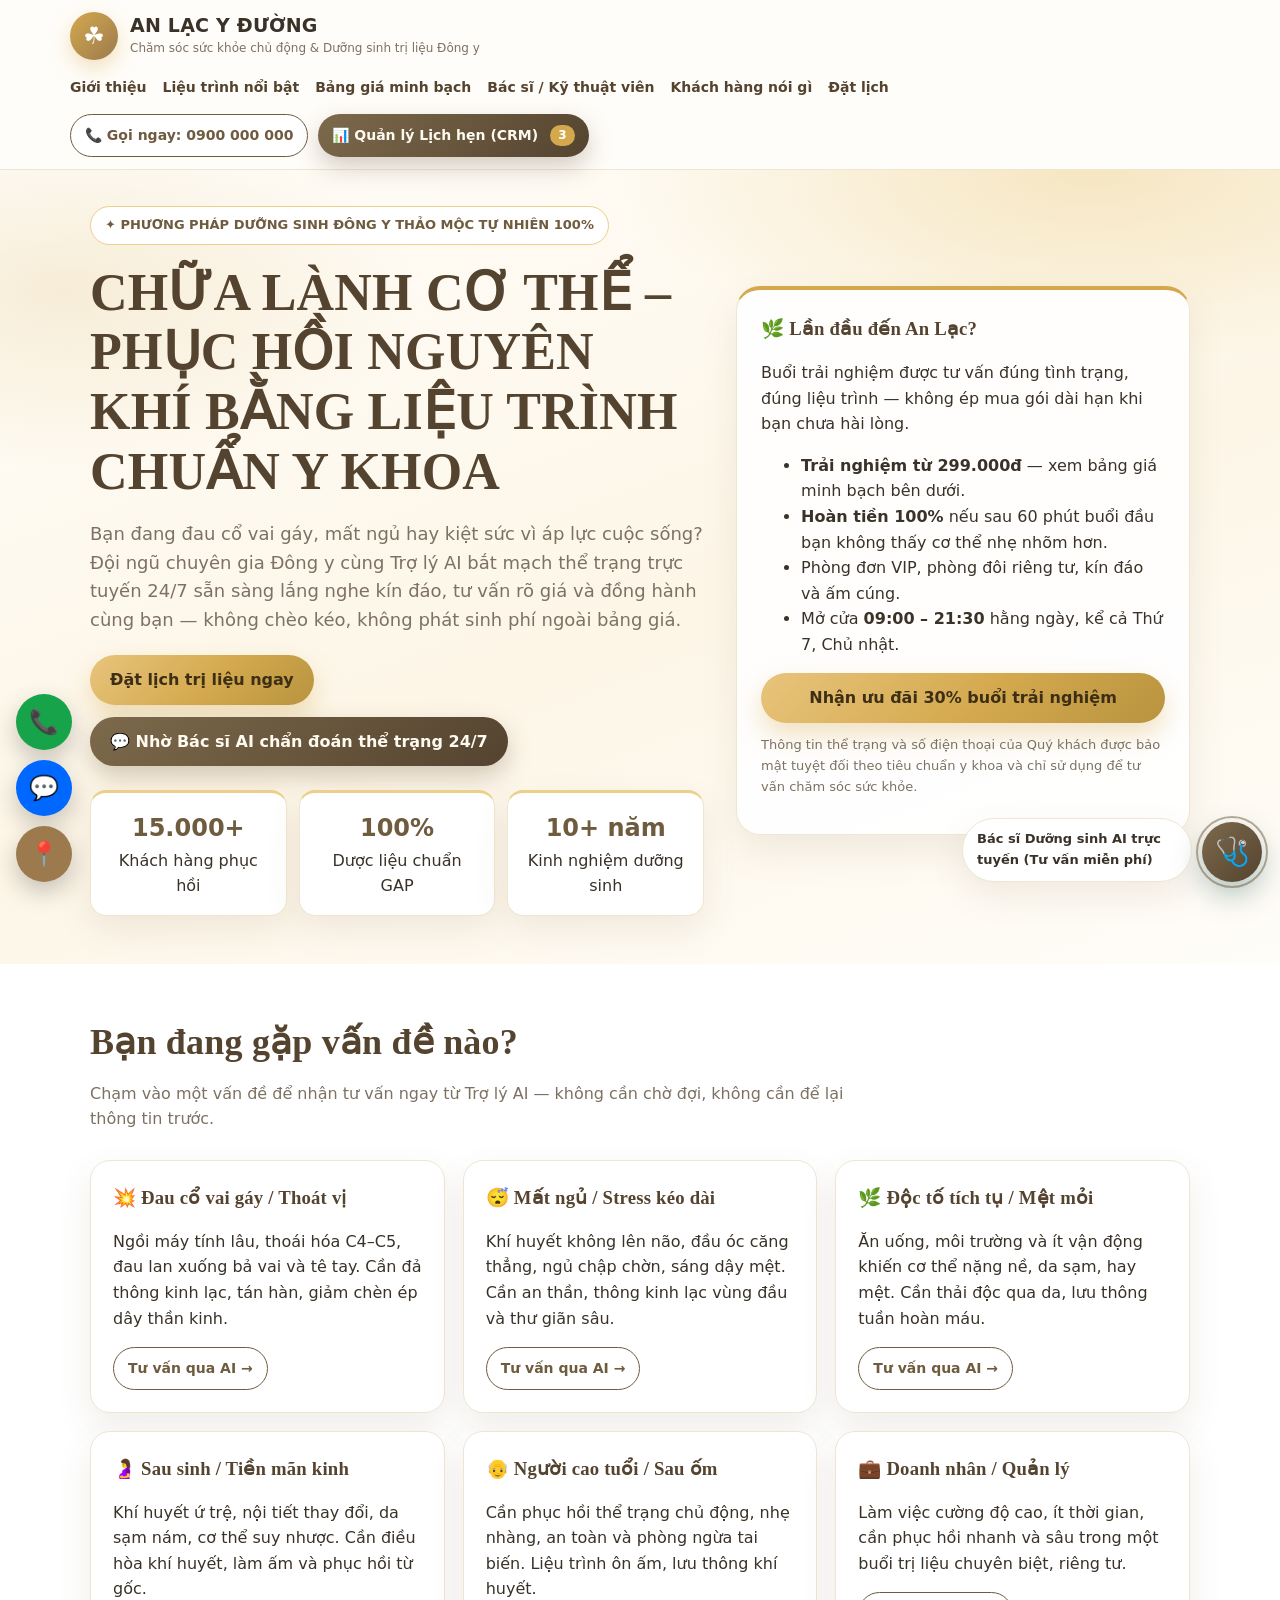
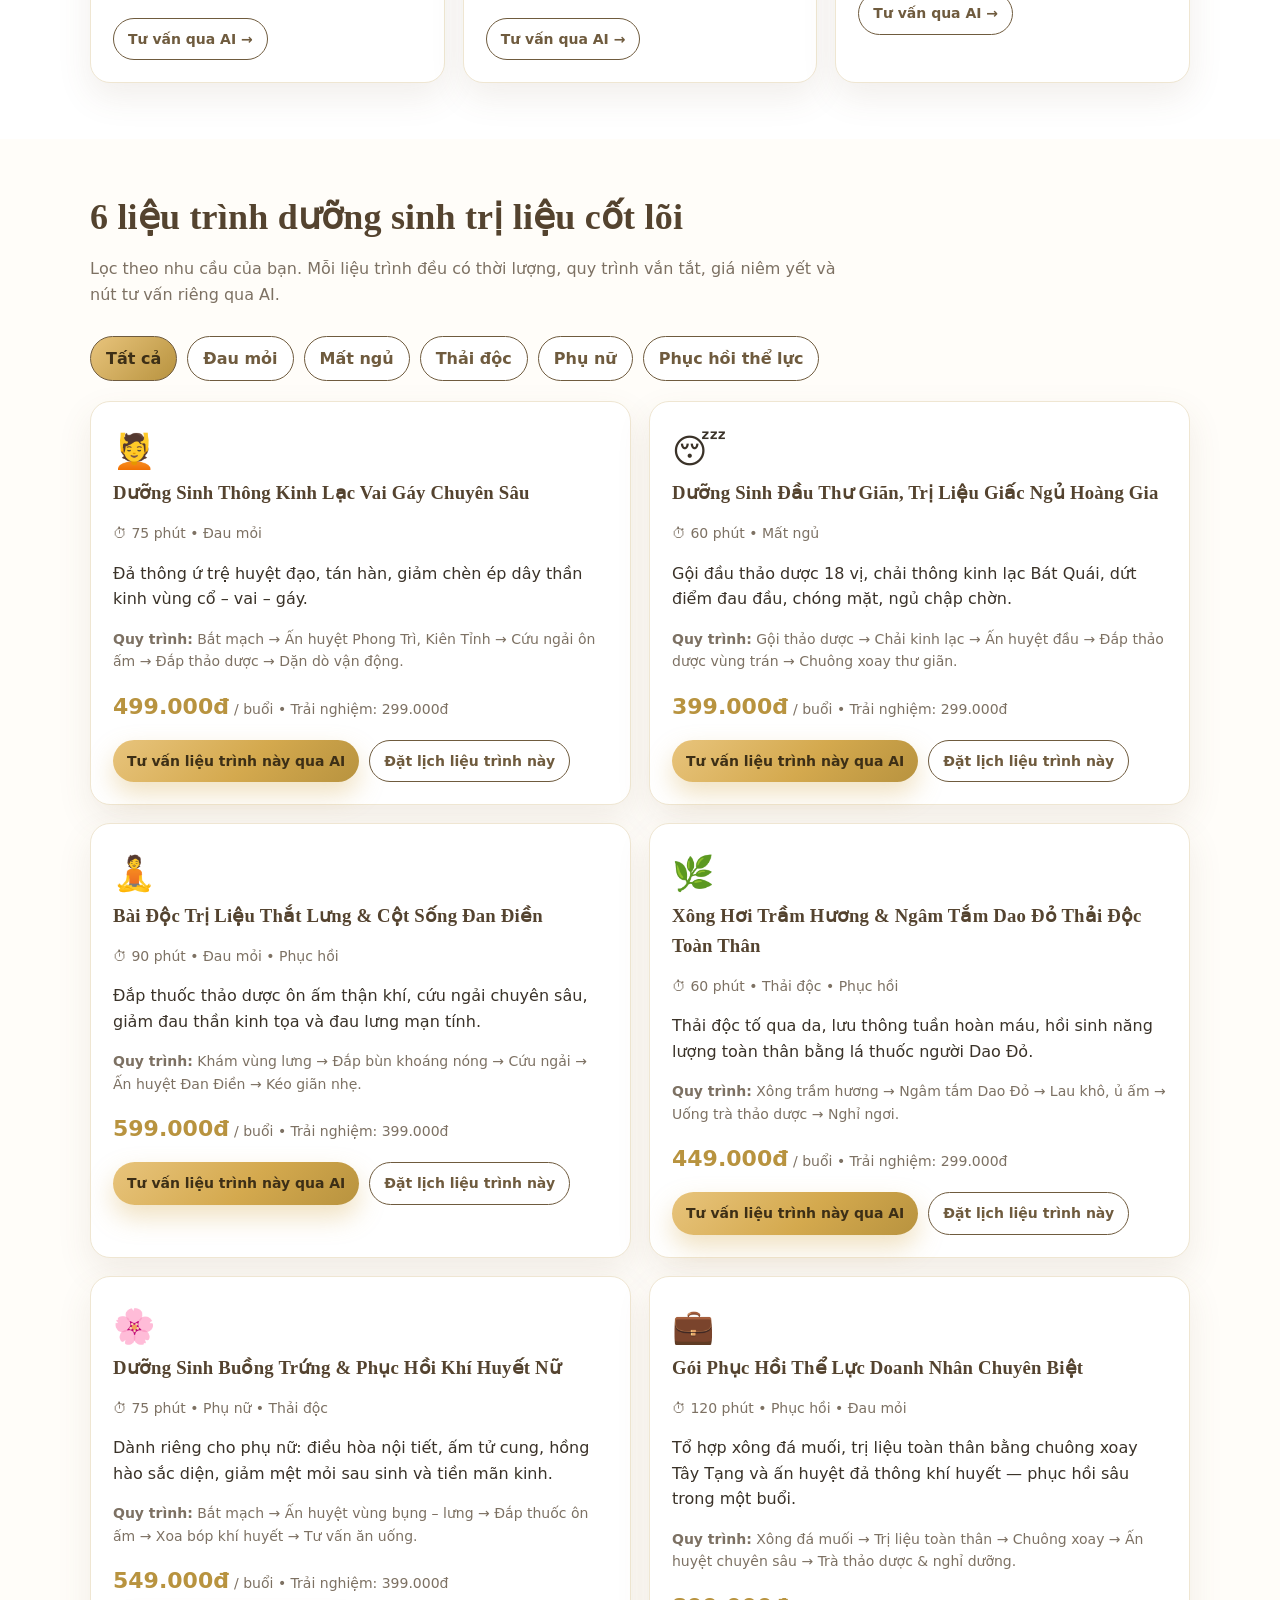
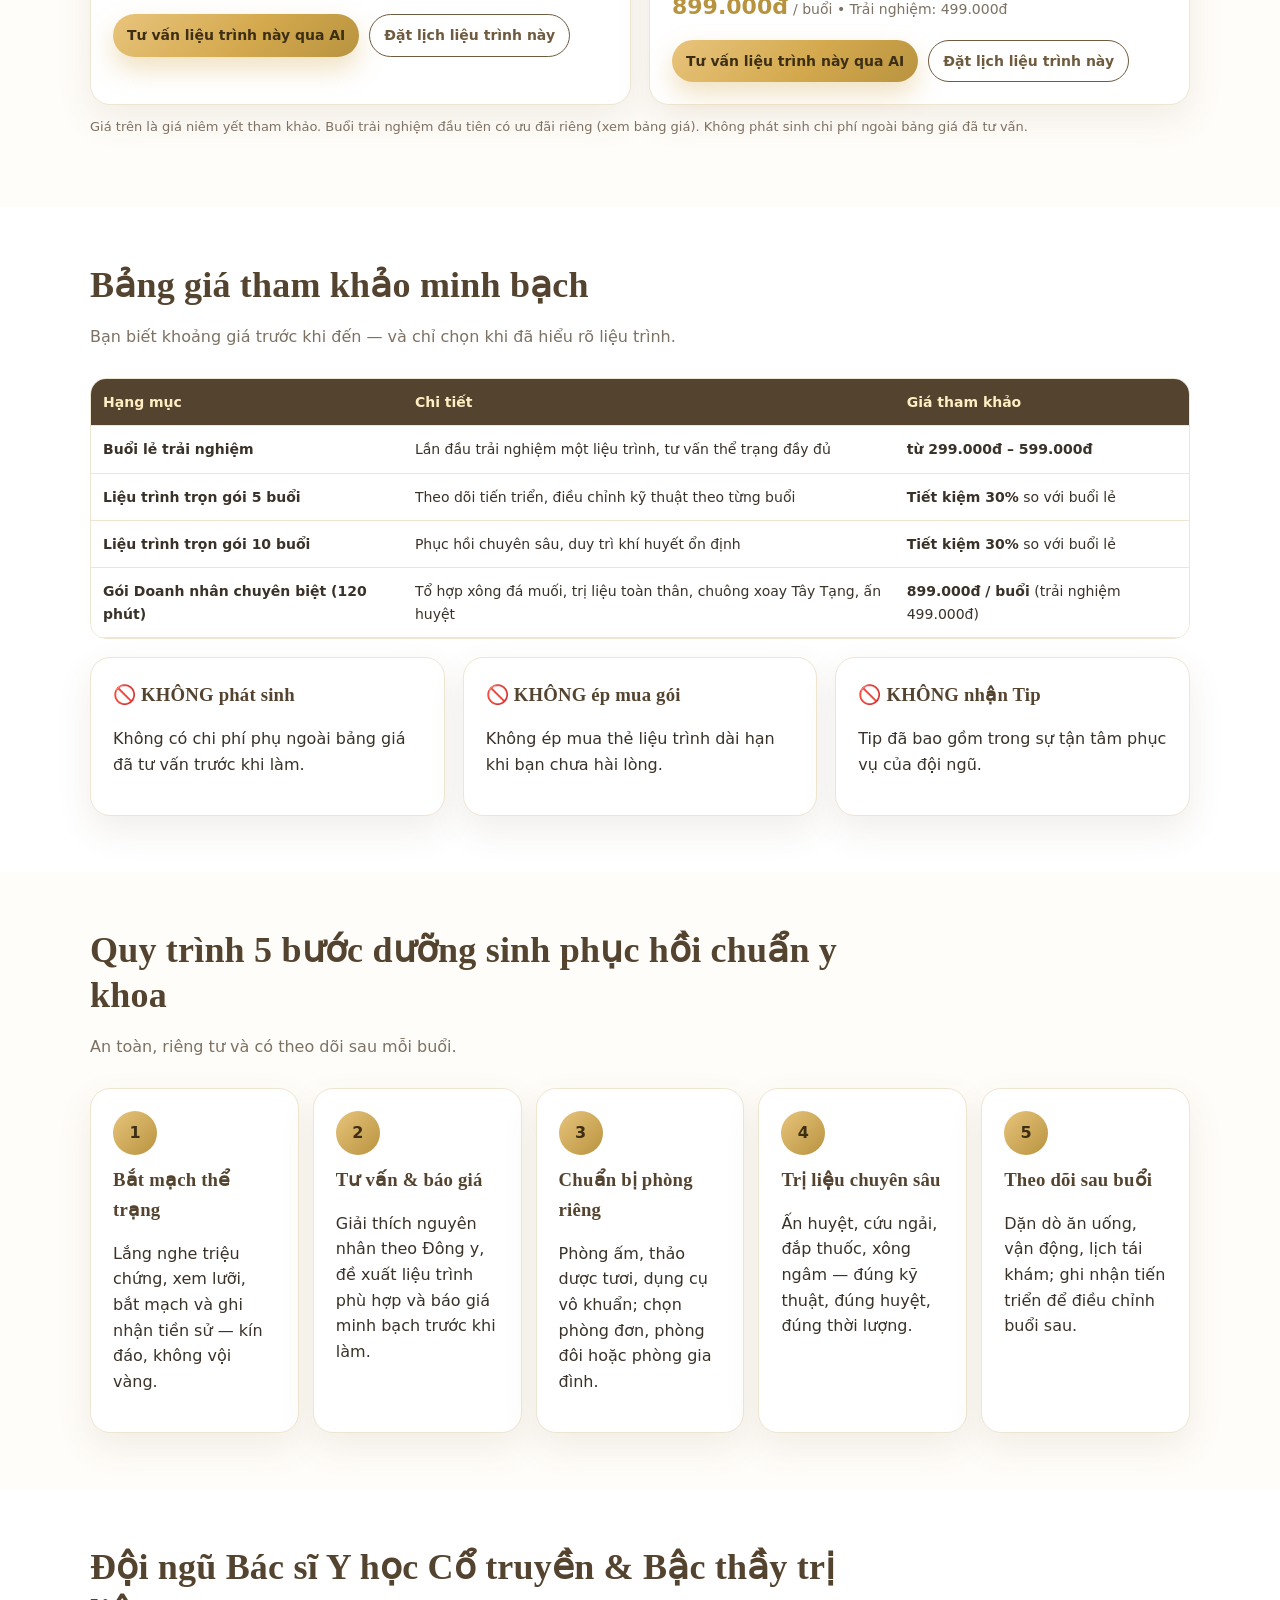
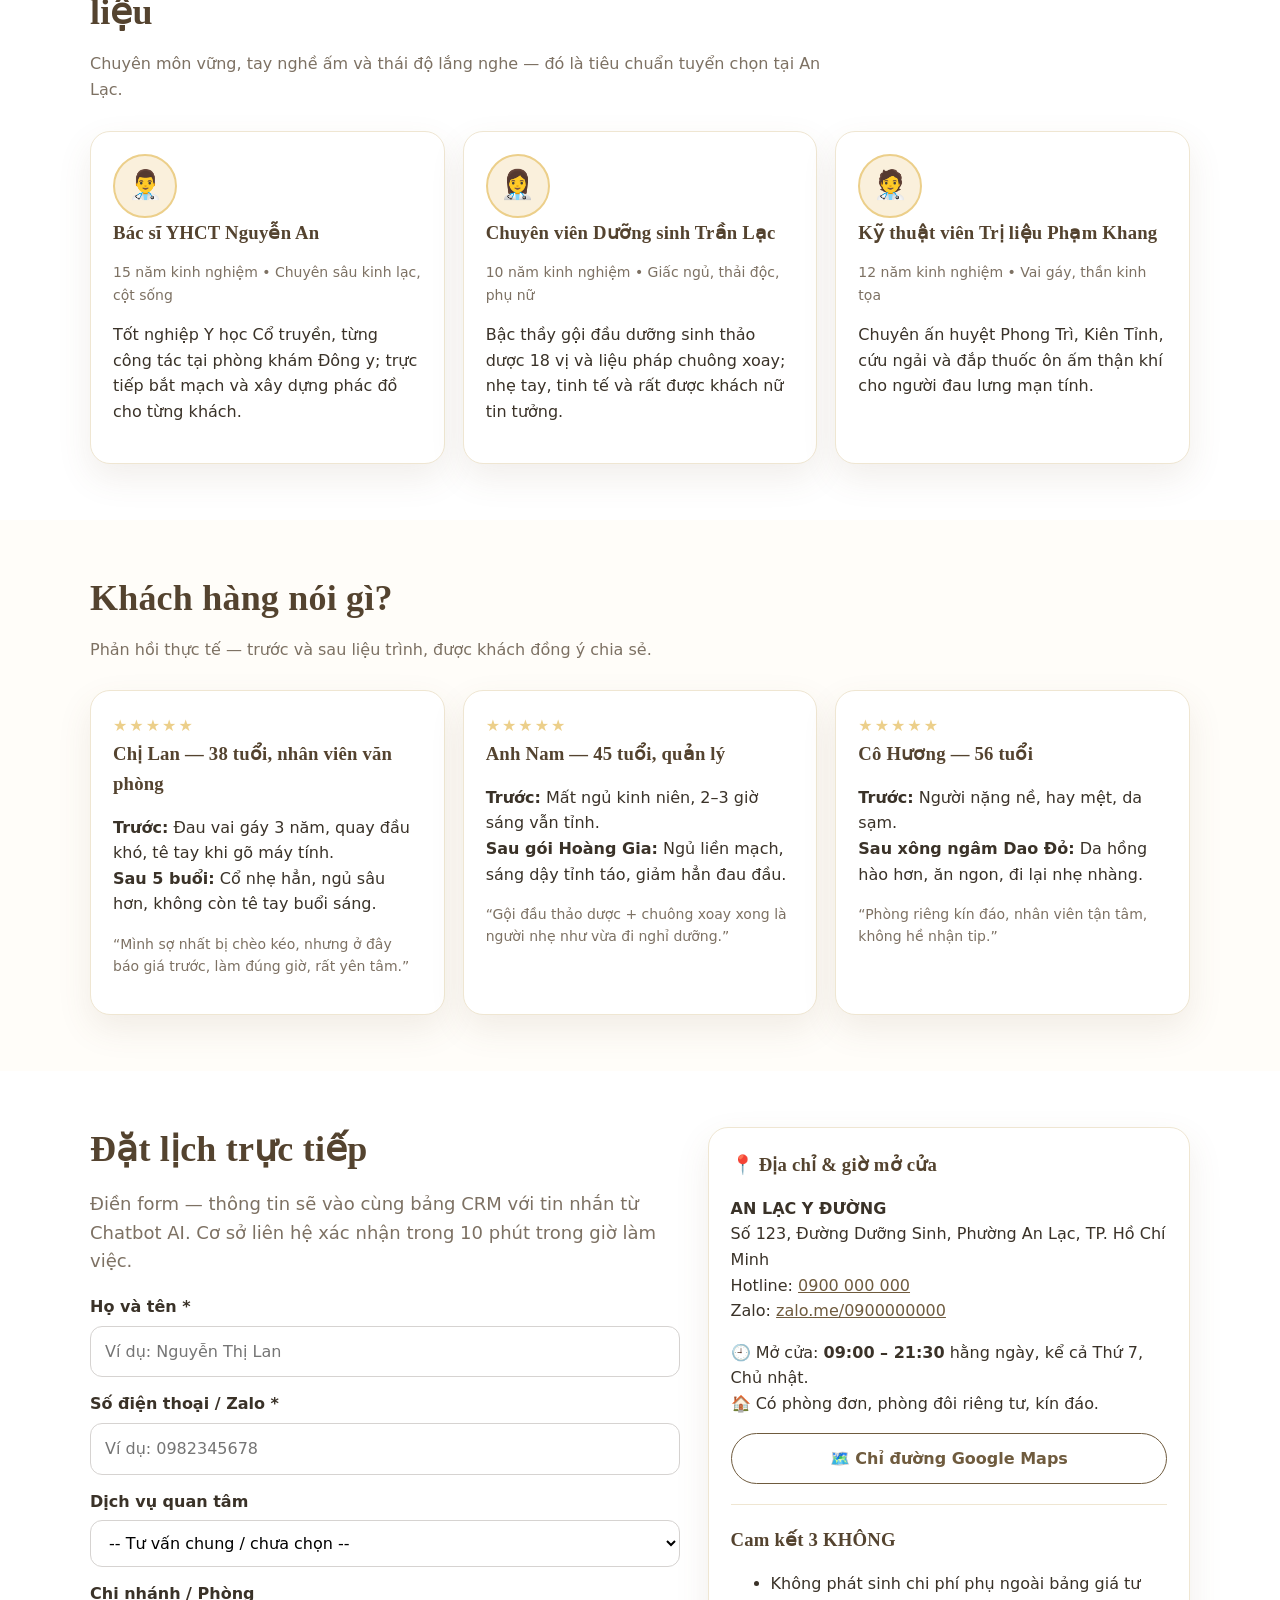
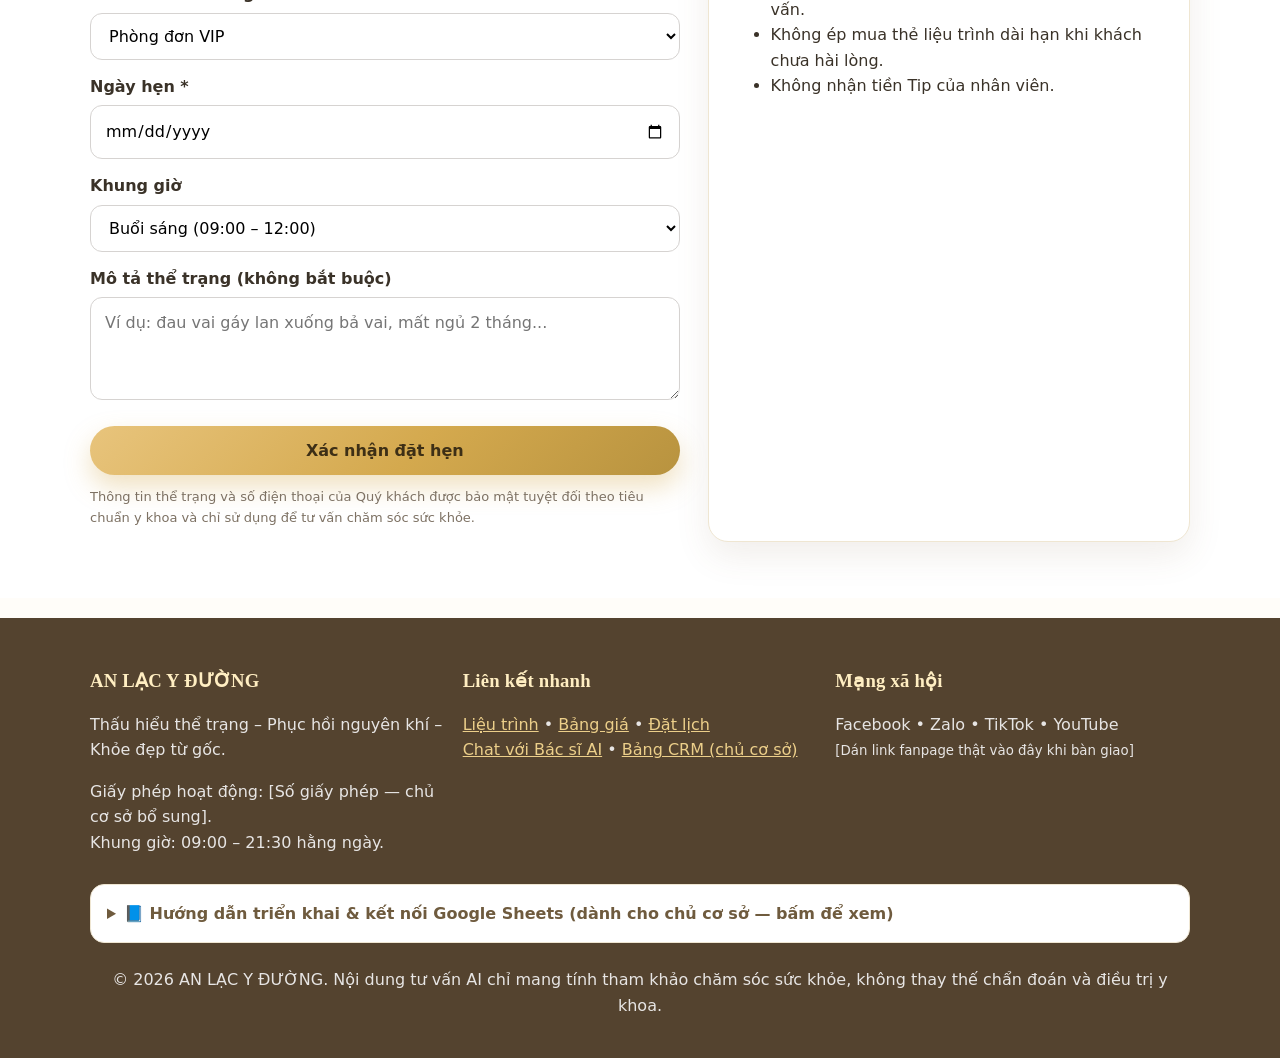
<file: an-lac-y-duong-v4/index.html>
<!-- PHIÊN BẢN 4 — KEM SÁNG: kem sữa + nâu cà phê nhạt + vàng mật ong nhạt. Nhẹ, sáng, thoáng. Logic AI/CRM giữ nguyên 100% từ bản 1. -->
<!DOCTYPE html>
<html lang="vi">
<head>
<meta charset="UTF-8">
<meta name="viewport" content="width=device-width, initial-scale=1.0">
<title>AN LẠC Y ĐƯỜNG — Chăm Sóc Sức Khỏe Chủ Động &amp; Spa Dưỡng Sinh Trị Liệu Đông Y</title>
<meta name="description" content="An Lạc Y Đường: dưỡng sinh trị liệu Đông y, thông kinh lạc vai gáy, trị liệu giấc ngủ, thải độc Dao Đỏ. Đặt lịch minh bạch, tư vấn AI 24/7, không chèo kéo.">
<meta name="keywords" content="spa dưỡng sinh, trị liệu đông y, đau vai gáy, mất ngủ, thải độc, xông hơi trầm hương, ngâm tắm Dao Đỏ">
<meta property="og:title" content="AN LẠC Y ĐƯỜNG — Khỏe đẹp từ gốc">
<meta property="og:description" content="Thấu hiểu thể trạng – Phục hồi nguyên khí – Khỏe đẹp từ gốc. Tư vấn Bác sĩ AI 24/7, bảng giá minh bạch.">
<meta property="og:type" content="website">
<meta property="og:locale" content="vi_VN">
<style>
:root{--primary:#6f5b3e;--primary2:#54432f;--brown:#9c7a4d;--brown-dark:#5c4630;--gold:#d4a94e;--gold2:#b8933f;--gold-light:#eccf8a;--bg:#fffdf9;--bg2:#faf0dc;--ink:#3a3228;--muted:#7d7163;--line:#efe6d2;--white:#fff;--shadow:0 14px 34px rgba(122,92,62,.10)}
*{box-sizing:border-box}html{scroll-behavior:smooth}body{margin:0;font-family:system-ui,-apple-system,'Segoe UI',Roboto,Helvetica,Arial,sans-serif;background:var(--bg);color:var(--ink);line-height:1.6}
a{color:var(--primary)}img{max-width:100%}button{font:inherit;cursor:pointer}.wrap{max-width:1140px;margin:0 auto;padding:0 20px}
header{position:sticky;top:0;z-index:50;background:rgba(251,251,250,.96);backdrop-filter:blur(8px);border-bottom:1px solid var(--line)}
.topbar{display:flex;align-items:center;justify-content:space-between;gap:16px;padding:12px 0;flex-wrap:wrap}
.logo{display:flex;align-items:center;gap:12px;text-decoration:none;color:var(--ink)}
.logo-mark{width:48px;height:48px;border-radius:50%;background:var(--primary);color:#fff;display:grid;place-items:center;font-size:24px;flex:0 0 auto}
.logo b{font-size:19px;letter-spacing:.2px;line-height:1.2}.logo small{display:block;color:var(--muted);font-size:12px;font-weight:500}
nav{display:flex;gap:16px;flex-wrap:wrap;font-size:14px}nav a{color:var(--ink);text-decoration:none;font-weight:600}nav a:hover{color:var(--primary)}
.btn{display:inline-flex;align-items:center;justify-content:center;gap:8px;border:0;border-radius:999px;padding:12px 20px;font-weight:700;transition:all .3s;text-decoration:none}
.btn-gold{background:linear-gradient(135deg,#e8c47c,#d4a94e 55%,#b8933f);color:#3d2f16;box-shadow:0 12px 26px rgba(212,169,78,.35)}.btn-gold:hover{background:var(--gold2);transform:translateY(-1px)}
.btn-teal{background:linear-gradient(135deg,#7d6a4c,#54432f);color:#fffaf0;box-shadow:0 10px 24px rgba(111,91,62,.30)}.btn-teal:hover{background:var(--primary2)}
.btn-line{background:#fff;color:var(--primary);border:1.5px solid var(--primary)}
.btn-sm{padding:9px 14px;font-size:14px}.crm-btn{position:relative}.badge{background:var(--gold);color:#fff;border-radius:999px;padding:1px 8px;font-size:12px;margin-left:4px}
.hero{background:radial-gradient(800px 320px at 85% 0%,rgba(236,207,138,.45),transparent 60%),radial-gradient(600px 300px at 5% 15%,rgba(212,169,78,.18),transparent 60%),linear-gradient(160deg,#fffdf9 0%,#fdf6e7 55%,#fffdf9 100%);padding:56px 0 48px}
.hero-grid{display:grid;grid-template-columns:1.15fr .85fr;gap:32px;align-items:center}
.pill{display:inline-block;background:#fff;border:1px solid #d6d3d1;border-radius:999px;padding:8px 14px;font-size:13px;font-weight:700;color:var(--primary)}
h1{font-size:clamp(30px,4.5vw,52px);line-height:1.15;margin:18px 0 14px;color:var(--primary2)}h2{font-size:clamp(26px,3.5vw,36px);line-height:1.25;color:var(--primary2);margin:0 0 10px}h3{margin:0 0 8px;color:var(--primary2)}
.lead{font-size:18px;color:var(--muted)}.hero-card{background:#fff;border-radius:24px;padding:24px;box-shadow:var(--shadow);border:1px solid var(--line)}
.stats{display:grid;grid-template-columns:repeat(3,1fr);gap:12px;margin-top:24px}.stat{background:#fff;border:1px solid var(--line);border-radius:16px;padding:16px;text-align:center;box-shadow:var(--shadow)}.stat b{display:block;font-size:24px;color:var(--primary)}
section{padding:56px 0}.section-head{max-width:760px;margin-bottom:28px}.section-head p{color:var(--muted)}
.grid{display:grid;gap:18px}.grid-3{grid-template-columns:repeat(3,1fr)}.grid-2{grid-template-columns:repeat(2,1fr)}
.card{background:#fff;border:1px solid var(--line);border-radius:20px;padding:22px;box-shadow:var(--shadow);transition:transform .3s,box-shadow .3s}.card:hover{transform:translateY(-3px)}
.card .price{font-size:22px;font-weight:800;color:var(--gold2)}.meta{color:var(--muted);font-size:14px}
.chip{display:inline-block;background:var(--bg2);border:1px solid #d6d3d1;border-radius:999px;padding:6px 11px;font-size:13px;font-weight:600;margin:3px}
.filters{display:flex;gap:10px;flex-wrap:wrap;margin-bottom:20px}.filter-btn{border:1.5px solid var(--primary);background:#fff;color:var(--primary);border-radius:999px;padding:9px 15px;font-weight:700}.filter-btn.active{background:var(--primary);color:#fff}
table{width:100%;border-collapse:collapse;background:#fff}th,td{padding:12px;border-bottom:1px solid var(--line);text-align:left;font-size:14px;vertical-align:top}th{background:var(--primary);color:#fff}.table-wrap{overflow-x:auto;border:1px solid var(--line);border-radius:16px}
.steps{display:grid;grid-template-columns:repeat(5,1fr);gap:14px}.step-num{width:44px;height:44px;border-radius:50%;background:var(--gold);color:#fff;display:grid;place-items:center;font-weight:800;margin-bottom:10px}
.team-ava{width:64px;height:64px;border-radius:50%;background:var(--bg2);border:2px solid var(--gold);display:grid;place-items:center;font-size:28px}
.stars{color:var(--gold-light);letter-spacing:2px}
form label{display:block;font-weight:700;margin:14px 0 6px}input,select,textarea{width:100%;padding:12px 14px;border:1.5px solid #d6d3d1;border-radius:12px;font:inherit;background:#fff}input:focus,select:focus,textarea:focus{outline:3px solid rgba(217,119,6,.25);border-color:var(--gold)}
.privacy{font-size:13px;color:var(--muted);margin-top:12px}.success{background:#ecfdf5;border:1px solid #a7f3d0;border-radius:14px;padding:14px;margin-top:14px;display:none}
footer{background:var(--primary2);color:#e7e5e4;padding:48px 0 24px;margin-top:20px}footer a{color:#fde68a}footer h3{color:#fff}
details{background:#fff;border:1px solid var(--line);border-radius:14px;padding:16px;margin:12px 0}details summary{font-weight:800;cursor:pointer;color:var(--primary)}pre{white-space:pre-wrap;background:#1c1917;color:#fde68a;padding:14px;border-radius:12px;overflow-x:auto;font-size:12.5px}
/* Floating contact - left */
.float-left{position:fixed;left:16px;bottom:18px;z-index:60;display:flex;flex-direction:column;gap:10px}
.float-btn{width:56px;height:56px;border-radius:50%;display:grid;place-items:center;text-decoration:none;color:#fff;font-size:24px;box-shadow:0 10px 25px rgba(0,0,0,.22);position:relative}
.float-call{background:#16a34a;animation:callpulse 2s infinite}.float-zalo{background:#0068ff}.float-map{background:var(--brown)}
@keyframes callpulse{0%{box-shadow:0 0 0 0 rgba(22,163,74,.45)}70%{box-shadow:0 0 0 16px rgba(22,163,74,0)}100%{box-shadow:0 0 0 0 rgba(22,163,74,0)}}
/* Chat widget */
.chat-fab-wrap{position:fixed;right:18px;bottom:18px;z-index:70;display:flex;align-items:flex-end;gap:10px}
.chat-label{background:#fff;border:1px solid var(--line);border-radius:999px;padding:10px 14px;font-size:13px;font-weight:700;box-shadow:var(--shadow);max-width:230px}
.chat-fab{width:60px;height:60px;border-radius:50%;border:0;background:var(--primary);color:#fff;font-size:28px;position:relative;flex:0 0 auto;box-shadow:0 12px 30px rgba(19,78,74,.35)}
.chat-fab::after{content:"";position:absolute;inset:-6px;border-radius:50%;border:2px solid var(--primary);opacity:.5;animation:ring 2s infinite}
@keyframes ring{0%{transform:scale(.9);opacity:.6}100%{transform:scale(1.25);opacity:0}}
.chat-window{position:fixed;right:18px;bottom:92px;z-index:71;width:380px;max-width:calc(100vw - 28px);height:560px;max-height:calc(100vh - 110px);background:#fff;border-radius:20px;box-shadow:0 20px 50px rgba(0,0,0,.25);display:none;flex-direction:column;overflow:hidden;border:1px solid var(--line)}
.chat-window.open{display:flex}
.chat-head{background:var(--primary);color:#fff;padding:14px;display:flex;gap:12px;align-items:center}.chat-head b{display:block}.chat-head small{opacity:.85}
.chat-body{flex:1;overflow-y:auto;padding:16px;background:var(--bg2);display:flex;flex-direction:column;gap:10px}
.msg{max-width:86%;padding:11px 13px;border-radius:16px;font-size:14.5px;line-height:1.55;white-space:pre-wrap}
.msg.bot{background:#fff;border:1px solid var(--line);align-self:flex-start;border-bottom-left-radius:4px}
.msg.user{background:var(--primary);color:#fff;align-self:flex-end;border-bottom-right-radius:4px}
.quick{display:flex;flex-wrap:wrap;gap:8px}.quick button{background:#fff;border:1px solid var(--primary);color:var(--primary);border-radius:999px;padding:7px 11px;font-size:13px;font-weight:700}
.chat-input{display:flex;gap:8px;padding:12px;border-top:1px solid var(--line)}.chat-input input{flex:1}
.typing{font-size:13px;color:var(--muted);font-style:italic}
/* Modals */
.overlay{position:fixed;inset:0;background:rgba(0,0,0,.55);z-index:80;display:none;align-items:flex-start;justify-content:center;padding:20px;overflow-y:auto}
.overlay.open{display:flex}
.modal{background:#fff;border-radius:20px;width:100%;max-width:640px;padding:26px;margin:auto;box-shadow:0 20px 50px rgba(0,0,0,.3)}
.modal.wide{max-width:1080px}.modal-head{display:flex;justify-content:space-between;gap:12px;align-items:flex-start}
.close-btn{border:0;background:var(--bg2);width:38px;height:38px;border-radius:50%;font-size:18px;flex:0 0 auto}
.kpi{display:grid;grid-template-columns:repeat(3,1fr);gap:12px;margin:16px 0}.kpi div{background:var(--bg2);border-radius:14px;padding:14px}.kpi b{font-size:22px;color:var(--primary);display:block}
.toolbar{display:flex;gap:10px;flex-wrap:wrap;align-items:center;margin:12px 0}.toolbar select{width:auto}
.toast{position:fixed;left:50%;transform:translateX(-50%);bottom:24px;z-index:120;background:var(--ink);color:#fff;padding:13px 18px;border-radius:999px;font-weight:700;box-shadow:0 12px 30px rgba(0,0,0,.3);display:none}
.toast.show{display:block}
@media(max-width:900px){.hero-grid,.grid-3,.grid-2{grid-template-columns:1fr}.steps{grid-template-columns:1fr 1fr}.stats{grid-template-columns:1fr 1fr}.kpi{grid-template-columns:1fr}nav{width:100%}}
@media(max-width:600px){.chat-window{right:10px;left:10px;width:auto;bottom:90px;height:calc(100vh - 110px)}.chat-label{display:none}.steps{grid-template-columns:1fr}.float-left{left:10px;bottom:14px}.float-btn{width:50px;height:50px}th,td{font-size:13px}}

/* --- PHIÊN BẢN 4: KEM SÁNG (chỉ CSS, không đổi logic) --- */
h1,h2,h3{font-family:Georgia,'Times New Roman',serif;letter-spacing:.2px;font-weight:600}
header{background:rgba(255,253,249,.96);border-bottom:1px solid #efe6d2}
header .logo{color:#3a3228}
header .logo small{color:#7d7163}
nav a{color:#54432f}
nav a:hover{color:#b8933f}
.hero h1{color:#54432f}
.hero .lead{color:#7d7163}
.pill{background:#fff;border:1px solid #eccf8a;color:#6f5b3e}
.hero-card{background:rgba(255,255,255,.92);border:1px solid #efe6d2;border-top:4px solid #d4a94e;box-shadow:0 16px 36px rgba(122,92,62,.10)}
.stat{border-top:3px solid #eccf8a}
.logo-mark{background:linear-gradient(135deg,#d4a94e,#9c7a4d);color:#fff;box-shadow:0 8px 20px rgba(212,169,78,.35)}
.card{border-color:#efe6d2;background:#fff}
.card:hover{transform:translateY(-4px);box-shadow:0 18px 40px rgba(122,92,62,.14);border-color:#eccf8a}
.chat-fab{background:linear-gradient(135deg,#7d6a4c,#54432f);color:#ffeec2}
.chat-head{background:linear-gradient(135deg,#7d6a4c,#54432f)}
.filter-btn{border-color:#6f5b3e;color:#6f5b3e}
.filter-btn.active{background:linear-gradient(135deg,#e8c47c,#b8933f);color:#3d2f16}
th{background:#54432f;color:#ffeec2}
.step-num{background:linear-gradient(135deg,#e8c47c,#b8933f);color:#3d2f16}
.team-ava{border-color:#eccf8a;background:#faf0dc}
input:focus,select:focus,textarea:focus{outline:3px solid rgba(212,169,78,.35);border-color:#d4a94e}
footer{background:#54432f}
footer h3{color:#ffeec2}
footer a{color:#eccf8a}
</style>
</head>
<body>
<header>
  <div class="wrap topbar">
    <a class="logo" href="#gioi-thieu" aria-label="Trang chủ An Lạc Y Đường"><span class="logo-mark" aria-hidden="true">☘</span><span><b data-brand>AN LẠC Y ĐƯỜNG</b><small>Chăm sóc sức khỏe chủ động &amp; Dưỡng sinh trị liệu Đông y</small></span></a>
    <nav aria-label="Điều hướng chính">
      <a href="#gioi-thieu">Giới thiệu</a><a href="#lieu-trinh">Liệu trình nổi bật</a><a href="#bang-gia">Bảng giá minh bạch</a><a href="#doi-ngu">Bác sĩ / Kỹ thuật viên</a><a href="#danh-gia">Khách hàng nói gì</a><a href="#dat-lich">Đặt lịch</a>
    </nav>
    <div style="display:flex;gap:10px;flex-wrap:wrap">
      <a class="btn btn-line btn-sm" id="callHeader" href="tel:0900000000">📞 Gọi ngay</a>
      <button class="btn btn-teal btn-sm crm-btn" type="button" onclick="openCrmGate()">📊 Quản lý Lịch hẹn (CRM)<span class="badge" id="crmBadge">0</span></button>
    </div>
  </div>
</header>

<main>
<!-- HERO -->
<section class="hero" id="gioi-thieu" style="padding-top:36px">
  <div class="wrap hero-grid">
    <div>
      <span class="pill">✦ PHƯƠNG PHÁP DƯỠNG SINH ĐÔNG Y THẢO MỘC TỰ NHIÊN 100%</span>
      <h1>CHỮA LÀNH CƠ THỂ – PHỤC HỒI NGUYÊN KHÍ BẰNG LIỆU TRÌNH CHUẨN Y KHOA</h1>
      <p class="lead">Bạn đang đau cổ vai gáy, mất ngủ hay kiệt sức vì áp lực cuộc sống? Đội ngũ chuyên gia Đông y cùng Trợ lý AI bắt mạch thể trạng trực tuyến 24/7 sẵn sàng lắng nghe kín đáo, tư vấn rõ giá và đồng hành cùng bạn — không chèo kéo, không phát sinh phí ngoài bảng giá.</p>
      <div style="display:flex;gap:12px;flex-wrap:wrap;margin-top:20px">
        <button class="btn btn-gold" type="button" onclick="openBooking()">Đặt lịch trị liệu ngay</button>
        <button class="btn btn-teal" type="button" onclick="openChat()">💬 Nhờ Bác sĩ AI chẩn đoán thể trạng 24/7</button>
      </div>
      <div class="stats">
        <div class="stat"><b>15.000+</b><span>Khách hàng phục hồi</span></div>
        <div class="stat"><b>100%</b><span>Dược liệu chuẩn GAP</span></div>
        <div class="stat"><b>10+ năm</b><span>Kinh nghiệm dưỡng sinh</span></div>
      </div>
    </div>
    <aside class="hero-card" aria-label="Cam kết dành cho khách mới">
      <h3>🌿 Lần đầu đến An Lạc?</h3>
      <p>Buổi trải nghiệm được tư vấn đúng tình trạng, đúng liệu trình — không ép mua gói dài hạn khi bạn chưa hài lòng.</p>
      <ul>
        <li><b>Trải nghiệm từ 299.000đ</b> — xem bảng giá minh bạch bên dưới.</li>
        <li><b>Hoàn tiền 100%</b> nếu sau 60 phút buổi đầu bạn không thấy cơ thể nhẹ nhõm hơn.</li>
        <li>Phòng đơn VIP, phòng đôi riêng tư, kín đáo và ấm cúng.</li>
        <li>Mở cửa <b>09:00 – 21:30</b> hằng ngày, kể cả Thứ 7, Chủ nhật.</li>
      </ul>
      <button class="btn btn-gold" style="width:100%" type="button" onclick="openChatWith('Tôi muốn nhận mã ưu đãi giảm 30% buổi trải nghiệm')">Nhận ưu đãi 30% buổi trải nghiệm</button>
      <p class="privacy">Thông tin thể trạng và số điện thoại của Quý khách được bảo mật tuyệt đối theo tiêu chuẩn y khoa và chỉ sử dụng để tư vấn chăm sóc sức khỏe.</p>
    </aside>
  </div>
</section>

<!-- PROBLEMS -->
<section id="van-de" style="background:#fff">
  <div class="wrap">
    <div class="section-head"><h2>Bạn đang gặp vấn đề nào?</h2><p>Chạm vào một vấn đề để nhận tư vấn ngay từ Trợ lý AI — không cần chờ đợi, không cần để lại thông tin trước.</p></div>
    <div class="grid grid-3">
      <article class="card"><h3>💥 Đau cổ vai gáy / Thoát vị</h3><p>Ngồi máy tính lâu, thoái hóa C4–C5, đau lan xuống bả vai và tê tay. Cần đả thông kinh lạc, tán hàn, giảm chèn ép dây thần kinh.</p><button class="btn btn-line btn-sm" onclick="openChatWith('Tôi bị đau mỏi cổ vai gáy, tư vấn giúp tôi')">Tư vấn qua AI →</button></article>
      <article class="card"><h3>😴 Mất ngủ / Stress kéo dài</h3><p>Khí huyết không lên não, đầu óc căng thẳng, ngủ chập chờn, sáng dậy mệt. Cần an thần, thông kinh lạc vùng đầu và thư giãn sâu.</p><button class="btn btn-line btn-sm" onclick="openChatWith('Tôi bị mất ngủ và căng thẳng kéo dài')">Tư vấn qua AI →</button></article>
      <article class="card"><h3>🌿 Độc tố tích tụ / Mệt mỏi</h3><p>Ăn uống, môi trường và ít vận động khiến cơ thể nặng nề, da sạm, hay mệt. Cần thải độc qua da, lưu thông tuần hoàn máu.</p><button class="btn btn-line btn-sm" onclick="openChatWith('Tôi muốn thải độc toàn thân, tư vấn giúp tôi')">Tư vấn qua AI →</button></article>
      <article class="card"><h3>🤰 Sau sinh / Tiền mãn kinh</h3><p>Khí huyết ứ trệ, nội tiết thay đổi, da sạm nám, cơ thể suy nhược. Cần điều hòa khí huyết, làm ấm và phục hồi từ gốc.</p><button class="btn btn-line btn-sm" onclick="openChatWith('Tôi là phụ nữ sau sinh, cần phục hồi khí huyết')">Tư vấn qua AI →</button></article>
      <article class="card"><h3>👴 Người cao tuổi / Sau ốm</h3><p>Cần phục hồi thể trạng chủ động, nhẹ nhàng, an toàn và phòng ngừa tai biến. Liệu trình ôn ấm, lưu thông khí huyết.</p><button class="btn btn-line btn-sm" onclick="openChatWith('Tôi cần phục hồi thể trạng cho người cao tuổi')">Tư vấn qua AI →</button></article>
      <article class="card"><h3>💼 Doanh nhân / Quản lý</h3><p>Làm việc cường độ cao, ít thời gian, cần phục hồi nhanh và sâu trong một buổi trị liệu chuyên biệt, riêng tư.</p><button class="btn btn-line btn-sm" onclick="openChatWith('Tôi muốn gói phục hồi thể lực doanh nhân')">Tư vấn qua AI →</button></article>
    </div>
  </div>
</section>

<!-- TREATMENTS -->
<section id="lieu-trinh">
  <div class="wrap">
    <div class="section-head"><h2>6 liệu trình dưỡng sinh trị liệu cốt lõi</h2><p>Lọc theo nhu cầu của bạn. Mỗi liệu trình đều có thời lượng, quy trình vắn tắt, giá niêm yết và nút tư vấn riêng qua AI.</p></div>
    <div class="filters" role="group" aria-label="Lọc liệu trình">
      <button class="filter-btn active" data-filter="all" onclick="filterTreatments(this)">Tất cả</button>
      <button class="filter-btn" data-filter="dau-moi" onclick="filterTreatments(this)">Đau mỏi</button>
      <button class="filter-btn" data-filter="mat-ngu" onclick="filterTreatments(this)">Mất ngủ</button>
      <button class="filter-btn" data-filter="thai-doc" onclick="filterTreatments(this)">Thải độc</button>
      <button class="filter-btn" data-filter="phu-nu" onclick="filterTreatments(this)">Phụ nữ</button>
      <button class="filter-btn" data-filter="phuc-hoi" onclick="filterTreatments(this)">Phục hồi thể lực</button>
    </div>
    <div class="grid grid-2" id="treatmentGrid"></div>
    <p class="privacy">Giá trên là giá niêm yết tham khảo. Buổi trải nghiệm đầu tiên có ưu đãi riêng (xem bảng giá). Không phát sinh chi phí ngoài bảng giá đã tư vấn.</p>
  </div>
</section>

<!-- PRICING -->
<section id="bang-gia" style="background:#fff">
  <div class="wrap">
    <div class="section-head"><h2>Bảng giá tham khảo minh bạch</h2><p>Bạn biết khoảng giá trước khi đến — và chỉ chọn khi đã hiểu rõ liệu trình.</p></div>
    <div class="table-wrap"><table>
      <thead><tr><th>Hạng mục</th><th>Chi tiết</th><th>Giá tham khảo</th></tr></thead>
      <tbody>
        <tr><td><b>Buổi lẻ trải nghiệm</b></td><td>Lần đầu trải nghiệm một liệu trình, tư vấn thể trạng đầy đủ</td><td><b>từ 299.000đ – 599.000đ</b></td></tr>
        <tr><td><b>Liệu trình trọn gói 5 buổi</b></td><td>Theo dõi tiến triển, điều chỉnh kỹ thuật theo từng buổi</td><td><b>Tiết kiệm 30%</b> so với buổi lẻ</td></tr>
        <tr><td><b>Liệu trình trọn gói 10 buổi</b></td><td>Phục hồi chuyên sâu, duy trì khí huyết ổn định</td><td><b>Tiết kiệm 30%</b> so với buổi lẻ</td></tr>
        <tr><td><b>Gói Doanh nhân chuyên biệt (120 phút)</b></td><td>Tổ hợp xông đá muối, trị liệu toàn thân, chuông xoay Tây Tạng, ấn huyệt</td><td><b>899.000đ / buổi</b> (trải nghiệm 499.000đ)</td></tr>
      </tbody>
    </table></div>
    <div class="grid grid-3" style="margin-top:18px">
      <div class="card"><h3>🚫 KHÔNG phát sinh</h3><p>Không có chi phí phụ ngoài bảng giá đã tư vấn trước khi làm.</p></div>
      <div class="card"><h3>🚫 KHÔNG ép mua gói</h3><p>Không ép mua thẻ liệu trình dài hạn khi bạn chưa hài lòng.</p></div>
      <div class="card"><h3>🚫 KHÔNG nhận Tip</h3><p>Tip đã bao gồm trong sự tận tâm phục vụ của đội ngũ.</p></div>
    </div>
  </div>
</section>

<!-- PROCESS -->
<section id="quy-trinh">
  <div class="wrap">
    <div class="section-head"><h2>Quy trình 5 bước dưỡng sinh phục hồi chuẩn y khoa</h2><p>An toàn, riêng tư và có theo dõi sau mỗi buổi.</p></div>
    <div class="steps">
      <div class="card"><div class="step-num">1</div><h3>Bắt mạch thể trạng</h3><p>Lắng nghe triệu chứng, xem lưỡi, bắt mạch và ghi nhận tiền sử — kín đáo, không vội vàng.</p></div>
      <div class="card"><div class="step-num">2</div><h3>Tư vấn &amp; báo giá</h3><p>Giải thích nguyên nhân theo Đông y, đề xuất liệu trình phù hợp và báo giá minh bạch trước khi làm.</p></div>
      <div class="card"><div class="step-num">3</div><h3>Chuẩn bị phòng riêng</h3><p>Phòng ấm, thảo dược tươi, dụng cụ vô khuẩn; chọn phòng đơn, phòng đôi hoặc phòng gia đình.</p></div>
      <div class="card"><div class="step-num">4</div><h3>Trị liệu chuyên sâu</h3><p>Ấn huyệt, cứu ngải, đắp thuốc, xông ngâm — đúng kỹ thuật, đúng huyệt, đúng thời lượng.</p></div>
      <div class="card"><div class="step-num">5</div><h3>Theo dõi sau buổi</h3><p>Dặn dò ăn uống, vận động, lịch tái khám; ghi nhận tiến triển để điều chỉnh buổi sau.</p></div>
    </div>
  </div>
</section>

<!-- TEAM -->
<section id="doi-ngu" style="background:#fff">
  <div class="wrap">
    <div class="section-head"><h2>Đội ngũ Bác sĩ Y học Cổ truyền &amp; Bậc thầy trị liệu</h2><p>Chuyên môn vững, tay nghề ấm và thái độ lắng nghe — đó là tiêu chuẩn tuyển chọn tại An Lạc.</p></div>
    <div class="grid grid-3">
      <article class="card"><div class="team-ava">👨‍⚕️</div><h3>Bác sĩ YHCT Nguyễn An</h3><p class="meta">15 năm kinh nghiệm • Chuyên sâu kinh lạc, cột sống</p><p>Tốt nghiệp Y học Cổ truyền, từng công tác tại phòng khám Đông y; trực tiếp bắt mạch và xây dựng phác đồ cho từng khách.</p></article>
      <article class="card"><div class="team-ava">👩‍⚕️</div><h3>Chuyên viên Dưỡng sinh Trần Lạc</h3><p class="meta">10 năm kinh nghiệm • Giấc ngủ, thải độc, phụ nữ</p><p>Bậc thầy gội đầu dưỡng sinh thảo dược 18 vị và liệu pháp chuông xoay; nhẹ tay, tinh tế và rất được khách nữ tin tưởng.</p></article>
      <article class="card"><div class="team-ava">🧑‍⚕️</div><h3>Kỹ thuật viên Trị liệu Phạm Khang</h3><p class="meta">12 năm kinh nghiệm • Vai gáy, thần kinh tọa</p><p>Chuyên ấn huyệt Phong Trì, Kiên Tỉnh, cứu ngải và đắp thuốc ôn ấm thận khí cho người đau lưng mạn tính.</p></article>
    </div>
  </div>
</section>

<!-- TESTIMONIALS -->
<section id="danh-gia">
  <div class="wrap">
    <div class="section-head"><h2>Khách hàng nói gì?</h2><p>Phản hồi thực tế — trước và sau liệu trình, được khách đồng ý chia sẻ.</p></div>
    <div class="grid grid-3">
      <article class="card"><div class="stars">★★★★★</div><h3>Chị Lan — 38 tuổi, nhân viên văn phòng</h3><p><b>Trước:</b> Đau vai gáy 3 năm, quay đầu khó, tê tay khi gõ máy tính.<br><b>Sau 5 buổi:</b> Cổ nhẹ hẳn, ngủ sâu hơn, không còn tê tay buổi sáng.</p><p class="meta">“Mình sợ nhất bị chèo kéo, nhưng ở đây báo giá trước, làm đúng giờ, rất yên tâm.”</p></article>
      <article class="card"><div class="stars">★★★★★</div><h3>Anh Nam — 45 tuổi, quản lý</h3><p><b>Trước:</b> Mất ngủ kinh niên, 2–3 giờ sáng vẫn tỉnh.<br><b>Sau gói Hoàng Gia:</b> Ngủ liền mạch, sáng dậy tỉnh táo, giảm hẳn đau đầu.</p><p class="meta">“Gội đầu thảo dược + chuông xoay xong là người nhẹ như vừa đi nghỉ dưỡng.”</p></article>
      <article class="card"><div class="stars">★★★★★</div><h3>Cô Hương — 56 tuổi</h3><p><b>Trước:</b> Người nặng nề, hay mệt, da sạm.<br><b>Sau xông ngâm Dao Đỏ:</b> Da hồng hào hơn, ăn ngon, đi lại nhẹ nhàng.</p><p class="meta">“Phòng riêng kín đáo, nhân viên tận tâm, không hề nhận tip.”</p></article>
    </div>
  </div>
</section>

<!-- BOOKING FORM -->
<section id="dat-lich" style="background:#fff">
  <div class="wrap" style="display:grid;grid-template-columns:1.1fr .9fr;gap:28px">
    <div>
      <h2>Đặt lịch trực tiếp</h2>
      <p class="lead">Điền form — thông tin sẽ vào cùng bảng CRM với tin nhắn từ Chatbot AI. Cơ sở liên hệ xác nhận trong 10 phút trong giờ làm việc.</p>
      <form id="bookingForm" novalidate>
        <label for="fName">Họ và tên *</label><input id="fName" name="name" type="text" placeholder="Ví dụ: Nguyễn Thị Lan" autocomplete="name" required>
        <label for="fPhone">Số điện thoại / Zalo *</label><input id="fPhone" name="phone" type="tel" placeholder="Ví dụ: 0982345678" autocomplete="tel" required>
        <label for="fService">Dịch vụ quan tâm</label><select id="fService" name="service"></select>
        <label for="fRoom">Chi nhánh / Phòng</label><select id="fRoom" name="room"><option>Phòng đơn VIP</option><option>Phòng đôi cặp đôi</option><option>Phòng gia đình</option></select>
        <label for="fDate">Ngày hẹn *</label><input id="fDate" name="date" type="date" required>
        <label for="fSlot">Khung giờ</label><select id="fSlot" name="slot"><option>Buổi sáng (09:00 – 12:00)</option><option>Buổi chiều (13:00 – 17:00)</option><option>Buổi tối (17:00 – 21:30)</option></select>
        <label for="fNote">Mô tả thể trạng (không bắt buộc)</label><textarea id="fNote" name="note" rows="3" placeholder="Ví dụ: đau vai gáy lan xuống bả vai, mất ngủ 2 tháng..."></textarea>
        <button class="btn btn-gold" style="width:100%;margin-top:18px" type="submit">Xác nhận đặt hẹn</button>
        <div class="success" id="formSuccess" role="status">✅ Cảm ơn Anh/Chị! Lịch hẹn đã được lưu vào hệ thống. Cơ sở sẽ liên hệ xác nhận trong 10 phút trong giờ làm việc.<br><br><a class="btn btn-teal btn-sm" id="zaloAfterForm" href="#" target="_blank" rel="noopener">Nhắn tin Zalo trực tiếp với Cơ sở</a></div>
        <p class="privacy">Thông tin thể trạng và số điện thoại của Quý khách được bảo mật tuyệt đối theo tiêu chuẩn y khoa và chỉ sử dụng để tư vấn chăm sóc sức khỏe.</p>
      </form>
    </div>
    <aside class="card">
      <h3>📍 Địa chỉ &amp; giờ mở cửa</h3>
      <p><b data-brand>An Lạc Y Đường</b><br><span id="addressText">[Địa chỉ cơ sở — đổi trong CONFIG]</span><br>Hotline: <a id="hotlineText" href="tel:0900000000">0900 000 000</a><br>Zalo: <a id="zaloText" href="https://zalo.me/0900000000" target="_blank" rel="noopener">zalo.me/0900000000</a></p>
      <p>🕘 Mở cửa: <b>09:00 – 21:30</b> hằng ngày, kể cả Thứ 7, Chủ nhật.<br>🏠 Có phòng đơn, phòng đôi riêng tư, kín đáo.</p>
      <a class="btn btn-line" style="width:100%" href="https://www.google.com/maps/search/?api=1&query=spa+d%C6%B0%E1%BB%A1ng+sinh+%C4%91%C3%B4ng+y" target="_blank" rel="noopener">🗺️ Chỉ đường Google Maps</a>
      <hr style="border:0;border-top:1px solid var(--line);margin:20px 0">
      <h3>Cam kết 3 KHÔNG</h3>
      <ul><li>Không phát sinh chi phí phụ ngoài bảng giá tư vấn.</li><li>Không ép mua thẻ liệu trình dài hạn khi khách chưa hài lòng.</li><li>Không nhận tiền Tip của nhân viên.</li></ul>
    </aside>
  </div>
</section>
</main>

<footer>
  <div class="wrap">
    <div class="grid grid-3">
      <div><h3 data-brand>AN LẠC Y ĐƯỜNG</h3><p>Thấu hiểu thể trạng – Phục hồi nguyên khí – Khỏe đẹp từ gốc.</p><p>Giấy phép hoạt động: [Số giấy phép — chủ cơ sở bổ sung].<br>Khung giờ: 09:00 – 21:30 hằng ngày.</p></div>
      <div><h3>Liên kết nhanh</h3><p><a href="#lieu-trinh">Liệu trình</a> • <a href="#bang-gia">Bảng giá</a> • <a href="#dat-lich">Đặt lịch</a><br><a href="#" onclick="openChat();return false">Chat với Bác sĩ AI</a> • <a href="#" onclick="openCrmGate();return false">Bảng CRM (chủ cơ sở)</a></p></div>
      <div><h3>Mạng xã hội</h3><p>Facebook • Zalo • TikTok • YouTube<br><small>[Dán link fanpage thật vào đây khi bàn giao]</small></p></div>
    </div>
    <details>
      <summary>📘 Hướng dẫn triển khai &amp; kết nối Google Sheets (dành cho chủ cơ sở — bấm để xem)</summary>
      <p><b>1. Đổi thông tin:</b> Mở file <code>index.html</code>, tìm khối <code>CONFIG</code> ở đầu thẻ <code>&lt;script&gt;</code> và đổi: <code>BRAND_NAME</code> (thay cho [TÊN SPA CỦA BẠN]), <code>HOTLINE</code>, <code>ZALO_NUMBER</code>, <code>ADDRESS</code>, <code>MAPS_URL</code>. Không cần đổi gì khác — tên thương hiệu tự cập nhật khắp trang.</p>
      <p><b>2. Đăng GitHub Pages miễn phí trong 2 phút:</b> (1) Tạo repository mới trên GitHub, (2) tải file này lên với tên đúng <code>index.html</code>, (3) vào Settings → Pages → chọn nhánh <code>main</code> → Save. Trang sẽ chạy tại <code>https://&lt;tên-tài-khoản&gt;.github.io/&lt;tên-repo&gt;/</code>. Mở bằng đúp file trên máy tính cũng chạy ngay, vì toàn bộ CSS/JS đã nằm trong một file, không cần máy chủ.</p>
      <p><b>3. Kết nối Google Sheets (tùy chọn):</b> Dán link Webhook Apps Script vào <code>GOOGLE_SHEET_WEBHOOK_URL</code> trong <code>CONFIG</code>, hoặc nhập trong phần Cài đặt của CRM. Đoạn mã Apps Script mẫu (dán vào Extensions → Apps Script của Google Sheet, Deploy → Web app, quyền Anyone):</p>
      <pre>function doPost(e){var s=SpreadsheetApp.getActiveSheet();var d=JSON.parse(e.postData.contents);
s.appendRow([new Date(),d.name||"",d.phone||"",d.issue||"",d.appointment||"",d.source||"",d.status||"Mới"]);
return ContentService.createTextOutput("OK");}</pre>
      <p><b>4. Mật khẩu CRM mặc định:</b> <code>admin123</code> — đổi trong <code>CONFIG.CRM_PASSWORD</code> hoặc trong phần Cài đặt của CRM sau khi đăng nhập. Đây là khóa chặn nhẹ cho bản demo trình duyệt, không thay thế bảo mật máy chủ khi cần dữ liệu nhạy cảm thật.</p>
      <p><b>5. Ảnh đại diện Spa:</b> Thay các biểu tượng ☘ / 👨‍⚕️ bằng thẻ <code>&lt;img&gt;</code> trỏ tới ảnh đã tải lên cùng repository (ví dụ <code>images/logo.png</code>) — tránh link ảnh ngoài để không lỗi khi mở file offline.</p>
    </details>
    <p style="text-align:center;margin-top:24px">© 2026 <span data-brand>An Lạc Y Đường</span>. Nội dung tư vấn AI chỉ mang tính tham khảo chăm sóc sức khỏe, không thay thế chẩn đoán và điều trị y khoa.</p>
  </div>
</footer>

<!-- Floating contact: left -->
<div class="float-left" aria-label="Liên hệ nhanh">
  <a class="float-btn float-call" id="floatCall" href="tel:0900000000" aria-label="Gọi hotline">📞</a>
  <a class="float-btn float-zalo" id="floatZalo" href="https://zalo.me/0900000000" target="_blank" rel="noopener" aria-label="Chat Zalo">💬</a>
  <a class="float-btn float-map" href="https://www.google.com/maps/search/?api=1&query=spa+d%C6%B0%E1%BB%A1ng+sinh+%C4%91%C3%B4ng+y" target="_blank" rel="noopener" aria-label="Chỉ đường">📍</a>
</div>

<!-- AI Chat widget -->
<div class="chat-fab-wrap">
  <div class="chat-label" id="chatLabel">Bác sĩ Dưỡng sinh AI trực tuyến (Tư vấn miễn phí)</div>
  <button class="chat-fab" type="button" onclick="toggleChat()" aria-label="Mở khung chat Bác sĩ AI">🩺</button>
</div>
<div class="chat-window" id="chatWindow" role="dialog" aria-label="Khung chat Trợ lý Y Khoa An Lạc">
  <div class="chat-head">
    <span style="font-size:30px" aria-hidden="true">👩‍⚕️</span>
    <div style="flex:1"><b>Trợ lý Y Khoa An Lạc</b><small>● Đang trực tuyến 24/7 — trả lời trong vài giây</small></div>
    <button class="close-btn" style="background:rgba(255,255,255,.2);color:#fff" type="button" onclick="toggleChat()" aria-label="Đóng chat">✕</button>
  </div>
  <div class="chat-body" id="chatBody"></div>
  <div style="padding:10px 12px 0;background:var(--bg2)">
    <div class="quick">
      <button type="button" onclick="quickSend('Tôi bị đau mỏi cổ vai gáy')">💥 Đau mỏi cổ vai gáy</button>
      <button type="button" onclick="quickSend('Tôi bị mất ngủ và căng thẳng')">😴 Mất ngủ / Căng thẳng</button>
      <button type="button" onclick="quickSend('Cho tôi xin báo giá liệu trình')">🌿 Báo giá liệu trình</button>
      <button type="button" onclick="quickSend('Tôi muốn đặt lịch hẹn hôm nay')">📍 Đặt lịch hẹn hôm nay</button>
    </div>
    <div class="typing" id="typing" style="display:none;padding:8px 2px">Đang chẩn đoán...</div>
  </div>
  <form class="chat-input" onsubmit="return sendChat(event)">
    <input id="chatInput" type="text" placeholder="Mô tả triệu chứng hoặc số điện thoại..." aria-label="Nhập tin nhắn cho Bác sĩ AI" autocomplete="off">
    <button class="btn btn-gold" type="submit">Gửi</button>
  </form>
  <p class="privacy" style="margin:0;padding:0 12px 10px;background:#fff">Thông tin thể trạng và số điện thoại của Quý khách được bảo mật tuyệt đối theo tiêu chuẩn y khoa và chỉ sử dụng để tư vấn chăm sóc sức khỏe.</p>
</div>

<!-- Booking modal -->
<div class="overlay" id="bookingOverlay" onclick="if(event.target===this)closeBooking()">
  <div class="modal" role="dialog" aria-label="Đặt lịch trị liệu">
    <div class="modal-head"><h2 style="font-size:24px">Đặt lịch trị liệu</h2><button class="close-btn" type="button" onclick="closeBooking()">✕</button></div>
    <p class="lead" style="font-size:15px">Điền form dưới đây — hệ thống lưu vào cùng bảng CRM và giữ phòng ấm cho bạn.</p>
    <form id="bookingModalForm" novalidate>
      <label>Họ và tên *</label><input id="mName" type="text" placeholder="Ví dụ: Nguyễn Thị Lan" required>
      <label>Số điện thoại / Zalo *</label><input id="mPhone" type="tel" placeholder="Ví dụ: 0982345678" required>
      <label>Dịch vụ quan tâm</label><select id="mService"></select>
      <label>Chi nhánh / Phòng</label><select id="mRoom"><option>Phòng đơn VIP</option><option>Phòng đôi cặp đôi</option><option>Phòng gia đình</option></select>
      <label>Ngày hẹn *</label><input id="mDate" type="date" required>
      <label>Khung giờ</label><select id="mSlot"><option>Buổi sáng (09:00 – 12:00)</option><option>Buổi chiều (13:00 – 17:00)</option><option>Buổi tối (17:00 – 21:30)</option></select>
      <button class="btn btn-gold" style="width:100%;margin-top:18px" type="submit">Xác nhận đặt hẹn</button>
      <div class="success" id="modalSuccess">✅ Cảm ơn Anh/Chị! Lịch hẹn đã được lưu. Cơ sở sẽ liên hệ xác nhận trong 10 phút trong giờ làm việc.</div>
    </form>
  </div>
</div>

<!-- CRM password gate -->
<div class="overlay" id="crmGateOverlay" onclick="if(event.target===this)closeCrmGate()">
  <div class="modal" style="max-width:440px" role="dialog" aria-label="Đăng nhập CRM">
    <div class="modal-head"><h2 style="font-size:22px">🔒 Bảng quản trị CRM</h2><button class="close-btn" type="button" onclick="closeCrmGate()">✕</button></div>
    <p>Dành cho chủ cơ sở. Mật khẩu mặc định bản demo: <b>admin123</b> (đổi trong CONFIG hoặc phần Cài đặt sau khi vào).</p>
    <form onsubmit="return submitCrmGate(event)">
      <label>Mật khẩu</label><input id="crmPasswordInput" type="password" placeholder="Nhập mật khẩu CRM" autocomplete="current-password">
      <button class="btn btn-teal" style="width:100%;margin-top:14px" type="submit">Mở bảng CRM</button>
      <p class="privacy" id="gateError" style="color:#b91c1c;display:none">Mật khẩu chưa đúng. Vui lòng thử lại.</p>
    </form>
  </div>
</div>

<!-- CRM dashboard -->
<div class="overlay" id="crmOverlay" onclick="if(event.target===this)closeCrm()">
  <div class="modal wide" role="dialog" aria-label="Bảng quản trị khách hàng">
    <div class="modal-head"><div><h2 style="font-size:24px">📊 Mini-CRM — Quản lý lịch hẹn &amp; tư vấn</h2><p class="lead" style="font-size:14px">Dữ liệu lưu trong trình duyệt (localStorage), không mất khi tải lại trang. Nguồn: Chatbot AI + Form Web dùng chung một bảng.</p></div><button class="close-btn" type="button" onclick="closeCrm()">✕</button></div>
    <div class="kpi">
      <div><span>Tổng số khách hẹn / tư vấn</span><b id="kpiTotal">0</b></div>
      <div><span>Khách đã để lại SĐT chất lượng</span><b id="kpiPhone">0</b></div>
      <div><span>Doanh số dự kiến (liệu trình đã chọn)</span><b id="kpiRevenue">0đ</b></div>
    </div>
    <div class="toolbar">
      <label style="font-weight:700">Bộ lọc:</label>
      <select id="crmFilter" onchange="renderLeads()">
        <option value="all">Xem tất cả</option>
        <option value="phone">Chỉ xem khách có SĐT</option>
        <option value="today">Khách mới hôm nay</option>
        <option value="new">Chỉ trạng thái: Mới</option>
      </select>
      <button class="btn btn-gold btn-sm" type="button" onclick="exportCsv()">📥 Xuất file Excel (CSV)</button>
      <button class="btn btn-line btn-sm" type="button" onclick="clearSamples()">Xóa dữ liệu mẫu</button>
      <button class="btn btn-line btn-sm" type="button" onclick="clearAllLeads()">Xóa toàn bộ</button>
    </div>
    <div class="table-wrap"><table aria-label="Danh sách khách hàng">
      <thead><tr><th>Thời gian</th><th>Họ tên</th><th>Số điện thoại / Zalo</th><th>Vấn đề thể trạng / Dịch vụ</th><th>Khung giờ hẹn</th><th>Nguồn</th><th>Trạng thái</th><th>Thao tác</th></tr></thead>
      <tbody id="leadRows"></tbody>
    </table></div>
    <p class="privacy" id="crmEmpty" style="display:none">Chưa có khách hàng nào. Hãy thử chat với AI hoặc gửi form đặt lịch — dữ liệu sẽ xuất hiện tại đây ngay lập tức.</p>
    <details>
      <summary>⚙️ Cài đặt nâng cao: Google Sheets &amp; AI mở rộng (Chế độ 2 &amp; 3)</summary>
      <label>Google Sheets Webhook URL (để trống = chỉ lưu local)</label>
      <input id="cfgWebhook" type="url" placeholder="https://script.google.com/macros/s/.../exec">
      <label>AI Proxy Endpoint (tùy chọn, không nhập API key trực tiếp vào mã công khai)</label>
      <input id="cfgProxy" type="url" placeholder="https://may-chu-cua-ban.example.com/chat">
      <label>API Key tạm thời (chỉ lưu trong sessionStorage — đóng tab là mất)</label>
      <input id="cfgApiKey" type="password" placeholder="Nhập tạm khi cần dùng Gemini / OpenAI qua proxy của bạn">
      <label>Mật khẩu CRM mới</label>
      <input id="cfgCrmPw" type="text" placeholder="Để trống nếu không đổi">
      <button class="btn btn-teal btn-sm" style="margin-top:12px" type="button" onclick="saveCrmSettings()">Lưu cài đặt</button>
      <p class="privacy">Khi chưa có webhook hay API key, hệ thống tự động chạy Chế độ 1 (kịch bản thông minh nội bộ) và không bao giờ báo lỗi. Tuyệt đối không nhúng API key cá nhân vào file public trên GitHub Pages.</p>
    </details>
  </div>
</div>

<div class="toast" id="toast" role="status"></div>

<script>
/* ==================================================================
   HƯỚNG DẪN NHANH CHO CHỦ CƠ SỞ (đọc 30 giây là đổi được):
   - Đổi tên spa: sửa BRAND_NAME bên dưới (đây chính là vị trí giữ chỗ
     [TÊN SPA CỦA BẠN] trong bản thiết kế).
   - Đổi số điện thoại / Zalo / địa chỉ: sửa HOTLINE, ZALO_NUMBER, ADDRESS.
   - Đổi mật khẩu CRM: sửa CRM_PASSWORD (mặc định: admin123).
   - Google Sheets: dán link Webhook Apps Script vào GOOGLE_SHEET_WEBHOOK_URL.
     Mã Apps Script mẫu nằm ở phần chân trang (details "Hướng dẫn triển khai").
   - AI mở rộng: điền AI_PROXY_ENDPOINT, KHÔNG dán API key vào file này.
   ================================================================== */
const CONFIG = {
  BRAND_NAME: "AN LẠC Y ĐƯỜNG", // <-- ĐỔI THÀNH [TÊN SPA CỦA BẠN] TẠI ĐÂY
  HOTLINE: "0900000000",          // <-- ĐỔI SỐ HOTLINE THẬT, chỉ nhập số, không khoảng trắng
  HOTLINE_DISPLAY: "0900 000 000",
  ZALO_NUMBER: "0900000000",      // <-- ĐỔI SỐ ZALO THẬT
  ADDRESS: "Số 123, Đường Dưỡng Sinh, Phường An Lạc, TP. Hồ Chí Minh",
  MAPS_URL: "https://www.google.com/maps/search/?api=1&query=spa+d%C6%B0%E1%BB%A3ng+sinh+%C4%91%C3%B4ng+y",
  CRM_PASSWORD: "admin123",
  GOOGLE_SHEET_WEBHOOK_URL: "",   // Chế độ 2: dán Webhook Apps Script vào đây
  AI_PROXY_ENDPOINT: ""           // Chế độ 3: endpoint proxy của bạn (không phải API key)
};
const LS_LEADS = "anlac_leads_v1";
const LS_CRM_PW = "anlac_crm_pw";
const SS_API_KEY = "anlac_api_key_tmp";
const SS_CRM_UNLOCKED = "anlac_crm_unlocked";
const LS_WEBHOOK = "anlac_webhook";
const LS_PROXY = "anlac_proxy";

/* ---------------- Danh mục liệu trình ---------------- */
const SERVICES = [
  {id:"vai-gay", name:"Dưỡng Sinh Thông Kinh Lạc Vai Gáy Chuyên Sâu", short:"Vai gáy chuyên sâu", minutes:75, price:499000, trial:299000, cats:["dau-moi"], icon:"💆", desc:"Đả thông ứ trệ huyệt đạo, tán hàn, giảm chèn ép dây thần kinh vùng cổ – vai – gáy.", steps:"Bắt mạch → Ấn huyệt Phong Trì, Kiên Tỉnh → Cứu ngải ôn ấm → Đắp thảo dược → Dặn dò vận động."},
  {id:"dau-ngu", name:"Dưỡng Sinh Đầu Thư Giãn, Trị Liệu Giấc Ngủ Hoàng Gia", short:"Giấc ngủ Hoàng Gia", minutes:60, price:399000, trial:299000, cats:["mat-ngu"], icon:"😴", desc:"Gội đầu thảo dược 18 vị, chải thông kinh lạc Bát Quái, dứt điểm đau đầu, chóng mặt, ngủ chập chờn.", steps:"Gội thảo dược → Chải kinh lạc → Ấn huyệt đầu → Đắp thảo dược vùng trán → Chuông xoay thư giãn."},
  {id:"lung", name:"Bài Độc Trị Liệu Thắt Lưng & Cột Sống Đan Điền", short:"Thắt lưng & cột sống", minutes:90, price:599000, trial:399000, cats:["dau-moi","phuc-hoi"], icon:"🧘", desc:"Đắp thuốc thảo dược ôn ấm thận khí, cứu ngải chuyên sâu, giảm đau thần kinh tọa và đau lưng mạn tính.", steps:"Khám vùng lưng → Đắp bùn khoáng nóng → Cứu ngải → Ấn huyệt Đan Điền → Kéo giãn nhẹ."},
  {id:"xong-dao", name:"Xông Hơi Trầm Hương & Ngâm Tắm Dao Đỏ Thải Độc Toàn Thân", short:"Xông ngâm Dao Đỏ", minutes:60, price:449000, trial:299000, cats:["thai-doc","phuc-hoi"], icon:"🌿", desc:"Thải độc tố qua da, lưu thông tuần hoàn máu, hồi sinh năng lượng toàn thân bằng lá thuốc người Dao Đỏ.", steps:"Xông trầm hương → Ngâm tắm Dao Đỏ → Lau khô, ủ ấm → Uống trà thảo dược → Nghỉ ngơi."},
  {id:"nu", name:"Dưỡng Sinh Buồng Trứng & Phục Hồi Khí Huyết Nữ", short:"Khí huyết nữ", minutes:75, price:549000, trial:399000, cats:["phu-nu","thai-doc"], icon:"🌸", desc:"Dành riêng cho phụ nữ: điều hòa nội tiết, ấm tử cung, hồng hào sắc diện, giảm mệt mỏi sau sinh và tiền mãn kinh.", steps:"Bắt mạch → Ấn huyệt vùng bụng – lưng → Đắp thuốc ôn ấm → Xoa bóp khí huyết → Tư vấn ăn uống."},
  {id:"doanh-nhan", name:"Gói Phục Hồi Thể Lực Doanh Nhân Chuyên Biệt", short:"Doanh nhân chuyên biệt", minutes:120, price:899000, trial:499000, cats:["phuc-hoi","dau-moi"], icon:"💼", desc:"Tổ hợp xông đá muối, trị liệu toàn thân bằng chuông xoay Tây Tạng và ấn huyệt đả thông khí huyết — phục hồi sâu trong một buổi.", steps:"Xông đá muối → Trị liệu toàn thân → Chuông xoay → Ấn huyệt chuyên sâu → Trà thảo dược & nghỉ dưỡng."}
];
const serviceById = id => SERVICES.find(s => s.id === id);
const serviceByShort = name => SERVICES.find(s => s.short === name || s.name === name);
const fmtVND = n => (Number(n)||0).toLocaleString("vi-VN") + "đ";
const esc = s => String(s ?? "").replace(/&/g,"&amp;").replace(/</g,"&lt;").replace(/>/g,"&gt;").replace(/"/g,"&quot;");
const todayISO = () => { const d = new Date(); return d.getFullYear()+"-"+String(d.getMonth()+1).padStart(2,"0")+"-"+String(d.getDate()).padStart(2,"0"); };
function showToast(msg){ const t=document.getElementById("toast"); t.textContent=msg; t.classList.add("show"); setTimeout(()=>t.classList.remove("show"),3200); }

/* ---------------- Áp dụng CONFIG lên giao diện ---------------- */
function applyConfig(){
  document.querySelectorAll("[data-brand]").forEach(el => el.textContent = CONFIG.BRAND_NAME);
  const tel = "tel:" + CONFIG.HOTLINE;
  const zalo = "https://zalo.me/" + CONFIG.ZALO_NUMBER;
  document.getElementById("callHeader").href = tel;
  document.getElementById("callHeader").textContent = "📞 Gọi ngay: " + CONFIG.HOTLINE_DISPLAY;
  document.getElementById("floatCall").href = tel;
  document.getElementById("floatZalo").href = zalo;
  document.getElementById("addressText").textContent = CONFIG.ADDRESS;
  document.getElementById("hotlineText").href = tel; document.getElementById("hotlineText").textContent = CONFIG.HOTLINE_DISPLAY;
  document.getElementById("zaloText").href = zalo; document.getElementById("zaloText").textContent = "zalo.me/" + CONFIG.ZALO_NUMBER;
  document.getElementById("zaloAfterForm").href = zalo;
  document.querySelectorAll(".float-map").forEach(a => a.href = CONFIG.MAPS_URL);
}

/* ---------------- Render liệu trình + form ---------------- */
function renderTreatments(){
  const grid = document.getElementById("treatmentGrid");
  grid.innerHTML = SERVICES.map(s => `
    <article class="card treatment-card" data-cats="${s.cats.join(" ")}">
      <div style="font-size:34px">${s.icon}</div>
      <h3>${esc(s.name)}</h3>
      <p class="meta">⏱ ${s.minutes} phút • ${s.cats.map(c => ({'dau-moi':'Đau mỏi','mat-ngu':'Mất ngủ','thai-doc':'Thải độc','phu-nu':'Phụ nữ','phuc-hoi':'Phục hồi'})[c]).join(" • ")}</p>
      <p>${esc(s.desc)}</p>
      <p class="meta"><b>Quy trình:</b> ${esc(s.steps)}</p>
      <p><span class="price">${fmtVND(s.price)}</span> <span class="meta">/ buổi • Trải nghiệm: ${fmtVND(s.trial)}</span></p>
      <div style="display:flex;gap:10px;flex-wrap:wrap">
        <button class="btn btn-gold btn-sm" type="button" onclick="openChatWith('Tôi muốn tư vấn liệu trình: ${esc(s.name)}')">Tư vấn liệu trình này qua AI</button>
        <button class="btn btn-line btn-sm" type="button" onclick="prefillBooking('${s.id}')">Đặt lịch liệu trình này</button>
      </div>
    </article>`).join("");
  const opts = `<option value="">-- Tư vấn chung / chưa chọn --</option>` + SERVICES.map(s => `<option value="${s.id}">${esc(s.name)} — ${fmtVND(s.price)}</option>`).join("");
  document.getElementById("fService").innerHTML = opts;
  document.getElementById("mService").innerHTML = opts;
}
function filterTreatments(btn){
  document.querySelectorAll(".filter-btn").forEach(b => b.classList.remove("active"));
  btn.classList.add("active");
  const f = btn.dataset.filter;
  document.querySelectorAll(".treatment-card").forEach(card => {
    card.style.display = (f === "all" || card.dataset.cats.split(" ").includes(f)) ? "" : "none";
  });
}
function prefillBooking(serviceId){
  const sel1 = document.getElementById("fService"); if (sel1) sel1.value = serviceId;
  const sel2 = document.getElementById("mService"); if (sel2) sel2.value = serviceId;
  openBooking();
}

/* ---------------- Mini-CRM: lưu trữ localStorage ---------------- */
function seedLeads(){
  const now = new Date().toLocaleString("vi-VN");
  const iso = new Date().toISOString();
  return [
    {id:"sample-1", sample:true, createdAt:iso, time:now, name:"Nguyễn Thị Lan", phone:"0982345678", issue:"Đau mỏi cổ vai gáy mức độ nặng", serviceId:"vai-gay", appointment:"Hôm nay, 14:30 (Buổi chiều)", source:"Form Web", status:"Mới", price:499000},
    {id:"sample-2", sample:true, createdAt:iso, time:now, name:"Trần Hoàng Nam", phone:"0918776655", issue:"Mất ngủ kinh niên, cần gói Dưỡng sinh Hoàng Gia", serviceId:"dau-ngu", appointment:"Sáng mai (Buổi sáng)", source:"Chatbot AI", status:"Đã gọi", price:399000},
    {id:"sample-3", sample:true, createdAt:iso, time:now, name:"Lê Thu Hương", phone:"0933112233", issue:"Tư vấn xông ngâm Dao Đỏ thải độc", serviceId:"xong-dao", appointment:"Cuối tuần", source:"Chatbot AI", status:"Đã xác nhận", price:449000}
  ];
}
function loadLeads(){
  try {
    const raw = localStorage.getItem(LS_LEADS);
    if (!raw) { const s = seedLeads(); localStorage.setItem(LS_LEADS, JSON.stringify(s)); return s; }
    const arr = JSON.parse(raw); return Array.isArray(arr) ? arr : seedLeads();
  } catch(e){ return seedLeads(); }
}
let leads = loadLeads();
function saveLeads(){ try{ localStorage.setItem(LS_LEADS, JSON.stringify(leads)); }catch(e){} updateBadge(); }
function updateBadge(){ document.getElementById("crmBadge").textContent = leads.length; }
function digitsOnly(phone){ return String(phone||"").replace(/\D/g,""); }

/* Chế độ 2: gửi ngầm về Google Sheets (không chặn luồng chính khi lỗi) */
async function sendLeadToCloud(lead){
  const url = localStorage.getItem(LS_WEBHOOK) || CONFIG.GOOGLE_SHEET_WEBHOOK_URL;
  if (!url) return;
  try { await fetch(url, {method:"POST", mode:"no-cors", headers:{"Content-Type":"text/plain"}, body: JSON.stringify(lead)}); } catch(e){}
}
function addLead(lead){
  const full = Object.assign({id:"lead-" + Date.now(), createdAt:new Date().toISOString(), time:new Date().toLocaleString("vi-VN"), status:"Mới", price:0}, lead);
  if (full.serviceId && !full.price) { const s = serviceById(full.serviceId); if (s) full.price = s.price; }
  leads.unshift(full); saveLeads(); sendLeadToCloud(full); renderLeads(); return full;
}
function renderLeads(){
  const filter = document.getElementById("crmFilter") ? document.getElementById("crmFilter").value : "all";
  const today = todayISO();
  let rows = leads.slice();
  if (filter === "phone") rows = rows.filter(l => digitsOnly(l.phone).length >= 10);
  if (filter === "today") rows = rows.filter(l => (l.createdAt||"").slice(0,10) === today);
  if (filter === "new") rows = rows.filter(l => l.status === "Mới");
  const total = leads.length;
  const withPhone = leads.filter(l => digitsOnly(l.phone).length >= 10).length;
  const revenue = leads.reduce((sum, l) => sum + (Number(l.price)||0), 0);
  document.getElementById("kpiTotal").textContent = total;
  document.getElementById("kpiPhone").textContent = withPhone;
  document.getElementById("kpiRevenue").textContent = fmtVND(revenue);
  document.getElementById("leadRows").innerHTML = rows.map(l => `
    <tr>
      <td>${esc(l.time)}</td>
      <td><b>${esc(l.name || "(Chưa có tên)")}</b></td>
      <td>${l.phone ? `<a href="tel:${digitsOnly(l.phone)}">${esc(l.phone)}</a>` : "—"}</td>
      <td>${esc(l.issue || l.serviceId ? (serviceById(l.serviceId)?.name || l.issue || "") : "")}${l.issue && l.serviceId ? `<br><span class="meta">${esc(l.issue)}</span>` : ""}</td>
      <td>${esc(l.appointment || "Chưa hẹn giờ")}</td>
      <td>${esc(l.source)}</td>
      <td><select onchange="changeStatus('${l.id}', this.value)" aria-label="Đổi trạng thái">
        ${["Mới","Đã gọi","Đã xác nhận","Đã đến Spa"].map(st => `<option ${l.status===st?"selected":""}>${st}</option>`).join("")}
      </select></td>
      <td style="white-space:nowrap">
        ${l.phone ? `<a class="btn btn-teal btn-sm" href="tel:${digitsOnly(l.phone)}">📞 Gọi</a> <a class="btn btn-line btn-sm" href="https://zalo.me/${digitsOnly(l.phone)}" target="_blank" rel="noopener">Zalo</a> ` : ""}
        <button class="btn btn-line btn-sm" type="button" onclick="deleteLead('${l.id}')">Xóa</button>
      </td>
    </tr>`).join("");
  document.getElementById("crmEmpty").style.display = rows.length ? "none" : "block";
  updateBadge();
}
function changeStatus(id, status){ const l = leads.find(x => x.id === id); if (l){ l.status = status; saveLeads(); renderLeads(); } }
function deleteLead(id){ if (!confirm("Xóa khách hàng này khỏi bảng CRM?")) return; leads = leads.filter(x => x.id !== id); saveLeads(); renderLeads(); }
function clearSamples(){ if (!confirm("Xóa tất cả dữ liệu mẫu? Dữ liệu khách thật sẽ được giữ lại.")) return; leads = leads.filter(x => !x.sample); saveLeads(); renderLeads(); showToast("Đã xóa dữ liệu mẫu."); }
function clearAllLeads(){ if (!confirm("Xóa TOÀN BỘ dữ liệu trong bảng CRM? Hành động này không hoàn tác được.")) return; leads = []; saveLeads(); renderLeads(); showToast("Đã xóa toàn bộ dữ liệu CRM."); }
function exportCsv(){
  const header = ["Thời gian","Họ tên","Số điện thoại/Zalo","Vấn đề thể trạng / Dịch vụ","Khung giờ hẹn","Nguồn","Trạng thái"];
  const escCsv = v => `"${String(v ?? "").replace(/"/g,'""')}"`;
  const lines = [header.map(escCsv).join(",")];
  leads.forEach(l => {
    const svc = serviceById(l.serviceId)?.name || "";
    const issue = [l.issue, svc].filter(Boolean).join(" — ");
    lines.push([l.time, l.name, l.phone, issue, l.appointment, l.source, l.status].map(escCsv).join(","));
  });
  const blob = new Blob(["\uFEFF" + lines.join("\r\n")], {type:"text/csv;charset=utf-8"});
  const a = document.createElement("a");
  a.href = URL.createObjectURL(blob);
  a.download = "an-lac-y-duong-khach-hang-" + todayISO() + ".csv";
  document.body.appendChild(a); a.click(); a.remove();
  setTimeout(() => URL.revokeObjectURL(a.href), 1000);
  showToast("Đã xuất file CSV — mở bằng Excel sẽ thấy rõ dấu tiếng Việt.");
}
function saveCrmSettings(){
  const wh = document.getElementById("cfgWebhook").value.trim();
  const px = document.getElementById("cfgProxy").value.trim();
  const key = document.getElementById("cfgApiKey").value.trim();
  const pw = document.getElementById("cfgCrmPw").value.trim();
  if (wh) localStorage.setItem(LS_WEBHOOK, wh); else localStorage.removeItem(LS_WEBHOOK);
  if (px) localStorage.setItem(LS_PROXY, px); else localStorage.removeItem(LS_PROXY);
  if (key) sessionStorage.setItem(SS_API_KEY, key);
  if (pw) localStorage.setItem(LS_CRM_PW, pw);
  showToast("Đã lưu cài đặt CRM.");
}

/* ---------------- Bộ não tri thức AI ---------------- */
function normVi(s){
  return String(s||"").toLowerCase().normalize("NFD").replace(/[\u0300-\u036f]/g,"").replace(/đ/g,"d").replace(/[^a-z0-9\s]/g," ").replace(/\s+/g," ").trim();
}
const SPA_KNOWLEDGE_BASE = {
  chao: {keywords:["xin chao","chao","hello","hi"], reply:"Chào Anh/Chị ạ! Tôi là Trợ lý Y Khoa An Lạc. Anh/Chị đang đau nhức vùng nào, mất ngủ hay cần tư vấn liệu trình nào ạ? Anh/Chị cứ mô tả thoải mái, tôi lắng nghe kín đáo ạ."},
  vai_gay: {keywords:["vai gay","co vai","dau vai","moi co","cung co","te tay","thoai hoa","c4","c5","dau co","vai"], reply:"Tôi hiểu rồi ạ — tình trạng đau cổ vai gáy lan xuống bả vai, có khi tê tay, thường là dấu hiệu chèn ép dây thần kinh do ngồi lâu, ngồi sai tư thế hoặc thoái hóa đốt sống cổ (thường gặp ở C4–C5). Đừng lo, đây là vấn đề rất thường gặp ở dân văn phòng và phục hồi tốt khi đả thông đúng cách.\n\nTôi gợi ý liệu trình Dưỡng Sinh Thông Kinh Lạc Vai Gáy Chuyên Sâu (75 phút): ấn huyệt Phong Trì, Kiên Tỉnh, cứu ngải ôn ấm, tán hàn và đả thông ứ trệ — giúp cổ vai nhẹ dần ngay từ buổi đầu. Buổi trải nghiệm từ 299.000đ, giá niêm yết 499.000đ/buổi, không phát sinh thêm."},
  mat_ngu: {keywords:["mat ngu","kho ngu","ngu khong ngon","ngu chap chon","cang thang","stress","dau dau","chong mat","lo au"], reply:"Mất ngủ và căng thẳng kéo dài thường do khí huyết không lên não đủ, đầu óc luôn trong trạng thái căng — ban ngày mệt, ban đêm lại tỉnh. Cơ thể cần được an thần và thông kinh lạc vùng đầu, chứ không chỉ uống thuốc ngủ.\n\nTôi gợi ý liệu trình Dưỡng Sinh Đầu Thư Giãn, Trị Liệu Giấc Ngủ Hoàng Gia (60 phút): gội đầu thảo dược 18 vị, chải thông kinh lạc Bát Quái, đắp thảo dược vùng trán và liệu pháp chuông xoay thư giãn sâu. Buổi trải nghiệm từ 299.000đ, giá niêm yết 399.000đ/buổi."},
  gia_ca: {keywords:["gia","bao nhieu","tien","chi phi","bang gia","uu dai","giam gia","khuyen mai","dat khong","mac khong"], reply:"Về giá, An Lạc cam kết minh bạch trước khi làm ạ: buổi lẻ trải nghiệm từ 299.000đ – 599.000đ tùy liệu trình; riêng buổi trải nghiệm vai gáy là 299.000đ. Liệu trình trọn gói 5–10 buổi tiết kiệm 30% so với buổi lẻ.\n\nVà có 3 cam kết: KHÔNG phát sinh chi phí phụ ngoài bảng giá tư vấn, KHÔNG ép mua gói dài hạn khi Anh/Chị chưa hài lòng, KHÔNG nhận tiền Tip. Anh/Chị có muốn tôi gửi bảng giá ưu đãi qua Zalo không ạ?"},
  dau_lung: {keywords:["dau lung","that lung","cot song","than kinh toa","thoat vi","dau mong","dau chan"], reply:"Đau thắt lưng, đau lan xuống chân có thể liên quan đến cột sống và thần kinh tọa — khi thận khí suy và hàn thấp tích tụ, vùng lưng sẽ cứng, đau tăng khi ngồi lâu hoặc trở trời.\n\nTôi gợi ý liệu trình Bài Độc Trị Liệu Thắt Lưng & Cột Sống Đan Điền (90 phút): đắp bùn khoáng nóng, đắp thuốc thảo dược ôn ấm thận khí và cứu ngải chuyên sâu. Giá niêm yết 599.000đ/buổi, trải nghiệm 399.000đ. Nếu đau lan mạnh xuống chân hoặc yếu chân, Anh/Chị nên đi khám chuyên khoa trước để loại trừ trường hợp cần can thiệp y khoa nhé."},
  thao_duoc: {keywords:["thao duoc","thuoc","ngai cuu","gung","que","dao do","la thuoc","duoc lieu","gap"], reply:"Dược liệu tại An Lạc dùng 100% thảo mộc tự nhiên, chuẩn GAP: Gừng sẻ ấm kinh lạc, Quế khâu tán hàn, Ngải cứu nhung ôn ấm, cùng lá thuốc của người Dao Đỏ cho liệu trình xông ngâm thải độc. Thảo dược được sơ chế và bảo quản riêng cho từng khách, dụng cụ vô khuẩn trước mỗi buổi ạ."},
  dia_chi_gio_lam: {keywords:["dia chi","o dau","may gio","gio mo cua","gio lam","mo cua","phong don","phong doi","rieng tu","o xa"], reply:"An Lạc mở cửa từ 09:00 – 21:30 hằng ngày, kể cả Thứ 7 và Chủ nhật ạ. Cơ sở có phòng đơn VIP, phòng đôi cặp đôi và phòng gia đình — đều riêng tư, kín đáo và ấm cúng.\n\nĐịa chỉ: " + CONFIG.ADDRESS + ". Anh/Chị bấm nút Chỉ đường (góc trái màn hình) để xem Google Maps nhé."},
  dat_lich: {keywords:["dat lich","hen","giu cho","dat cho","hom nay","ngay mai","cuoi tuan","buoi sang","buoi chieu","buoi toi","lich hen"], reply:"Dạ, đặt lịch rất nhanh ạ. Anh/Chị chỉ cần cho tôi xin Tên + Số điện thoại/Zalo và khung giờ mong muốn (sáng / chiều / tối, hôm nay hay ngày mai) — tôi sẽ giữ phòng ấm và gửi mã ưu đãi giảm 30% buổi trải nghiệm. Cơ sở liên hệ xác nhận trong 10 phút trong giờ làm việc ạ."},
  phan_nan_bao_hanh: {keywords:["hoan tien","bao hanh","khong hieu qua","khong do","phan nan","khong hai long","so","lua dao","cheo keo"], reply:"Anh/Chị cứ yên tâm ạ — An Lạc cam kết hoàn tiền 100% nếu sau 60 phút buổi đầu tiên Anh/Chị không thấy cơ thể nhẹ nhõm hơn. Giá được báo trước, không ép mua gói, không phát sinh phí. Nếu buổi làm có điều gì chưa hài lòng, Anh/Chị phản hồi ngay để chuyên viên điều chỉnh lực tay và kỹ thuật trong buổi đó luôn ạ."},
  khuyen_mai: {keywords:["giam 30","ma giam","ma uu dai","uu dai 30","trai nghiem"], reply:"Dạ, hiện có mã ưu đãi giảm 30% cho buổi trải nghiệm đầu tiên ạ. Để giữ suất ưu đãi này, Anh/Chị cho tôi xin Tên và Số điện thoại/Zalo nhé — cơ sở sẽ bảo lưu suất và liên hệ xác nhận trong 10 phút ạ."},
  thai_doc: {keywords:["thai doc","doc to","xong hoi","ngam tam","da sam","met moi","nang ne"], reply:"Khi độc tố tích tụ, cơ thể thường nặng nề, hay mệt, da sạm và tuần hoàn kém. Thải độc qua da là cách nhẹ nhàng mà hiệu quả: mở lỗ chân lông, lưu thông máu và giúp cơ thể nhẹ dần.\n\nTôi gợi ý liệu trình Xông Hơi Trầm Hương & Ngâm Tắm Dao Đỏ Thải Độc Toàn Thân (60 phút), giá niêm yết 449.000đ/buổi, trải nghiệm 299.000đ. Sau buổi, Anh/Chị nên uống nhiều nước ấm và nghỉ ngơi, tránh gió lạnh."},
  phu_nu: {keywords:["sau sinh","tien man kinh","man kinh","noi tiet","buong trung","tu cung","khi huyet","da sam","sam nam"], reply:"Với phụ nữ sau sinh và tiền mãn kinh, gốc vấn đề thường là khí huyết ứ trệ và nội tiết thay đổi — nên da sạm nám, người mệt và dễ lạnh. Cần điều hòa từ gốc, làm ấm và phục hồi khí huyết, không chỉ chăm sóc bề mặt.\n\nTôi gợi ý liệu trình Dưỡng Sinh Buồng Trứng & Phục Hồi Khí Huyết Nữ (75 phút): điều hòa nội tiết, ấm tử cung, hồng hào sắc diện. Giá niêm yết 549.000đ/buổi, trải nghiệm 399.000đ, phòng riêng kín đáo ạ."},
  phong_rieng: {keywords:["phong","rieng","kin dao","vo chong","cap doi","gia dinh"], reply:"Dạ, An Lạc có phòng đơn VIP, phòng đôi cặp đôi và phòng gia đình — đều riêng tư, kín đáo, ấm cúng và chỉ phục vụ đúng nhóm khách đã đặt. Anh/Chị muốn đặt phòng nào ạ?"},
  doanh_nhan: {keywords:["doanh nhan","quan ly","phuc hoi the luc","lam viec nhieu","ap luc cong viec"], reply:"Với lịch làm việc cường độ cao, cơ thể cần một buổi phục hồi sâu thay vì nhiều buổi lẻ tẻ. Tôi gợi ý Gói Phục Hồi Thể Lực Doanh Nhân Chuyên Biệt (120 phút): xông đá muối, trị liệu toàn thân bằng chuông xoay Tây Tạng và ấn huyệt đả thông khí huyết. Giá niêm yết 899.000đ/buổi, trải nghiệm 499.000đ, phòng đơn VIP riêng tư ạ."},
  chong_chi_dinh: {keywords:["ba bau","mang thai","huyet ap","tim mach","tieu duong","sot","vet thuong","sau mo"], reply:"Cảm ơn Anh/Chị đã chia sẻ. Với các trường hợp mang thai, huyết áp cao, bệnh tim mạch, tiểu đường chưa kiểm soát, đang sốt hoặc có vết thương hở / mới phẫu thuật, Anh/Chị nên báo trước cho chuyên viên và hỏi ý kiến bác sĩ điều trị trước khi làm liệu trình nóng, xông hơi hoặc ấn huyệt mạnh. An Lạc sẽ điều chỉnh kỹ thuật nhẹ nhàng hoặc tư vấn liệu trình phù hợp và an toàn hơn ạ."},
  cam_on: {keywords:["cam on","cảm ơn","ok","duoc roi","hay","tot"], reply:"Dạ, cảm ơn Anh/Chị đã tin tưởng An Lạc ạ! Nếu cần, Anh/Chị cứ nhắn tiếp — tôi trực 24/7. Khi sẵn sàng, chỉ cần để lại Tên + SĐT là tôi giữ phòng và mã ưu đãi cho Anh/Chị ngay ạ."}
};
/* So khớp theo cụm từ có ranh giới từ — tránh "Nguyễn" bị nhận thành "ngủ",
   "hi" nằm trong từ khác, v.v. */
function hasPhrase(n, phrase){
  const p = normVi(phrase);
  if (!p) return false;
  return (" " + n + " ").includes(" " + p + " ");
}
function matchIntents(text){
  const n = normVi(text);
  const scored = [];
  for (const [key, g] of Object.entries(SPA_KNOWLEDGE_BASE)){
    let score = 0;
    g.keywords.forEach(kw => { if (hasPhrase(n, kw)) score++; });
    if (score > 0) scored.push({key, score, reply:g.reply});
  }
  scored.sort((a,b) => b.score - a.score);
  return scored;
}

/* ---------------- SmartEntityExtractor ---------------- */
function SmartEntityExtractor(text){
  const out = {};
  const phoneMatch = String(text).match(/\b0[35789]\d{8}\b/);
  if (phoneMatch) out.phone = phoneMatch[0];
  const emailMatch = String(text).match(/[a-z0-9._%+-]+@[a-z0-9.-]+\.[a-z]{2,}/i);
  if (emailMatch) out.email = emailMatch[0];
  // Tên: "Tôi tên Tuấn", "Tôi là Tuấn", "Tên mình là Lan", "Mình là Nam"...
  const namePatterns = [
    /(?:tôi tên|tên tôi là|tên mình là|tên em là|tên anh là|tên chị là|mình tên|em tên|anh tên|chị tên)\s+([A-Za-zÀ-ỹ]+(?:\s+[A-Za-zÀ-ỹ]+){0,3})/i,
    /(?:tôi là|mình là|em là|anh là|chị là)\s+([A-Za-zÀ-ỹ]+(?:\s+[A-Za-zÀ-ỹ]+){0,3})/i
  ];
  for (const re of namePatterns){
    const m = String(text).match(re);
    if (m){
      let name = m[1].replace(/[,.;:!?]+$/,"").trim();
      // Cắt phần thừa sau tên: "nhé", "ạ", số điện thoại, "sđt"...
      name = name.split(/\s+(?:nhé|nha|ạ|ạ\.|nha\.|sđt|sdt|đt|phone)\b/i)[0].trim();
      name = name.replace(/\s+\d.*$/,"").trim();
      const stopWords = ["bị","đang","muốn","cần","ở","là"];
      const parts = name.split(/\s+/).filter(w => !stopWords.includes(w.toLowerCase()));
      if (parts.length && parts.join(" ").length >= 2) { out.name = parts.join(" "); break; }
    }
  }
  // Dịch vụ khách quan tâm (so khớp cụm từ, không so khớp chuỗi con)
  const n = normVi(text);
  for (const s of SERVICES){
    if (hasPhrase(n, s.short) || hasPhrase(n, s.name)) { out.serviceId = s.id; break; }
  }
  if (!out.serviceId){
    if (hasPhrase(n,"vai gay") || hasPhrase(n,"co vai")) out.serviceId = "vai-gay";
    else if (hasPhrase(n,"mat ngu") || hasPhrase(n,"dau dau") || hasPhrase(n,"kho ngu")) out.serviceId = "dau-ngu";
    else if (hasPhrase(n,"dau lung") || hasPhrase(n,"that lung") || hasPhrase(n,"cot song")) out.serviceId = "lung";
    else if (hasPhrase(n,"thai doc") || hasPhrase(n,"xong hoi") || hasPhrase(n,"dao do")) out.serviceId = "xong-dao";
    else if (hasPhrase(n,"sau sinh") || hasPhrase(n,"phu nu") || hasPhrase(n,"buong trung") || hasPhrase(n,"khi huyet")) out.serviceId = "nu";
    else if (hasPhrase(n,"doanh nhan")) out.serviceId = "doanh-nhan";
  }
  // Khung giờ mong muốn — dùng văn bản GỐC có dấu để phân biệt "tôi" với "tối",
  // vì bỏ dấu sẽ biến cả hai thành "toi".
  const orig = String(text).toLowerCase();
  let appt = "";
  const timeMatch = String(text).match(/(\d{1,2})\s*[:h]\s*(\d{2})/);
  if (timeMatch) appt = timeMatch[1].padStart(2,"0") + ":" + timeMatch[2];
  if (/buổi sáng|sáng mai|sáng nay/.test(orig)) appt = (appt ? appt + " " : "") + "(Buổi sáng)";
  else if (/buổi chiều|chiều/.test(orig)) appt = (appt ? appt + " " : "") + "(Buổi chiều)";
  else if (/buổi tối|tối nay|tối/.test(orig)) appt = (appt ? appt + " " : "") + "(Buổi tối)";
  if (/hôm nay/.test(orig)) appt = "Hôm nay, " + appt;
  else if (/ngày mai/.test(orig)) appt = "Ngày mai, " + appt;
  else if (/cuối tuần/.test(orig)) appt = "Cuối tuần, " + appt;
  if (appt.trim()) out.appointment = appt.trim().replace(/^,\s*/,"");
  out.issue = text.length > 140 ? text.slice(0,140) + "…" : text;
  return out;
}

/* ---------------- Chatbot ---------------- */
let chatLead = {saved:false};
let chatStarted = false;
function addMsg(text, who){
  const body = document.getElementById("chatBody");
  const div = document.createElement("div");
  div.className = "msg " + who; div.textContent = text;
  body.appendChild(div); body.scrollTop = body.scrollHeight;
}
function openChat(){
  document.getElementById("chatWindow").classList.add("open");
  if (!chatStarted){
    chatStarted = true;
    addMsg("Nam Mô Dược Sư Lưu Ly Quang Vương Phật! Chào Anh/Chị, tôi là Trợ lý Sức khỏe An Lạc. Anh/Chị đang cảm thấy mệt mỏi, đau nhức vùng nào hay cần tư vấn liệu trình giấc ngủ/thải độc ạ?", "bot");
  }
  setTimeout(() => document.getElementById("chatInput").focus(), 100);
}
function toggleChat(){
  const w = document.getElementById("chatWindow");
  if (w.classList.contains("open")) w.classList.remove("open"); else openChat();
}
function openChatWith(text){ openChat(); setTimeout(() => handleUserMessage(text), 150); }
function quickSend(text){ openChat(); handleUserMessage(text); }
function sendChat(e){
  e.preventDefault();
  const input = document.getElementById("chatInput");
  const text = input.value.trim();
  if (!text) return false;
  input.value = ""; handleUserMessage(text); return false;
}
function buildAiResponse(text, entities){
  const intents = matchIntents(text);
  const keys = intents.map(i => i.key);
  let reply = "";
  if (keys.includes("vai_gay") && keys.includes("gia_ca")){
    reply = SPA_KNOWLEDGE_BASE.vai_gay.reply + "\n\n" + SPA_KNOWLEDGE_BASE.gia_ca.reply;
  } else if (intents.length){
    reply = intents[0].reply;
    // Nếu khách hỏi giá kèm triệu chứng khác, luôn đính kèm khoảng giá trải nghiệm 299k.
    if (keys.includes("gia_ca") && intents[0].key !== "gia_ca" && intents[0].key !== "vai_gay"){
      reply += "\n\nVề giá: buổi trải nghiệm từ 299.000đ, gói 5–10 buổi tiết kiệm 30%, không phát sinh phí ngoài bảng giá đã tư vấn ạ.";
    }
  } else {
    reply = "Cảm ơn Anh/Chị đã chia sẻ ạ. Tôi chưa nắm rõ hoàn toàn tình trạng này — Anh/Chị có thể mô tả thêm giúp tôi không: đau ở vùng nào, đau bao lâu rồi, và đau tăng khi nào (ngồi lâu, trở trời, buổi sáng)?\n\nTrong lúc đó, Anh/Chị có thể chọn nhanh: đau vai gáy, mất ngủ, báo giá hoặc đặt lịch — tôi tư vấn ngay ạ.";
  }
  // Bước 3: khéo léo xin thông tin nếu chưa đủ
  if (!chatLead.name || !chatLead.phone){
    const missing = [];
    if (!chatLead.name) missing.push("Tên");
    if (!chatLead.phone) missing.push("Số điện thoại/Zalo");
    reply += "\n\nĐể chuyên viên chuẩn bị phòng trị liệu riêng ấm cúng và gửi mã ưu đãi giảm 30% buổi trải nghiệm, Anh/Chị cho em xin " + missing.join(" và ") + " nhé?";
  } else if (entities.serviceId){
    const s = serviceById(entities.serviceId);
    if (s) reply += "\n\nTôi đã ghi nhận Anh/Chị quan tâm liệu trình " + s.name + " (" + fmtVND(s.price) + ").";
  }
  return reply;
}
function handleUserMessage(text){
  if (!chatStarted) openChat();
  addMsg(text, "user");
  const before = {name:chatLead.name, phone:chatLead.phone};
  const entities = SmartEntityExtractor(text);
  if (entities.name) chatLead.name = entities.name;
  if (entities.phone) chatLead.phone = entities.phone;
  if (entities.serviceId) chatLead.serviceId = entities.serviceId;
  if (entities.appointment) chatLead.appointment = entities.appointment;
  if (entities.issue && !chatLead.issue) chatLead.issue = entities.issue;
  const newly = (entities.name && entities.name !== before.name) || (entities.phone && entities.phone !== before.phone);
  document.getElementById("typing").style.display = "block";
  setTimeout(() => {
    document.getElementById("typing").style.display = "none";
    let reply = buildAiResponse(text, entities);
    // Bước 4: đủ Tên + SĐT -> lưu ngay vào CRM và xác nhận
    if (chatLead.name && chatLead.phone && !chatLead.saved){
      const svc = chatLead.serviceId ? serviceById(chatLead.serviceId) : null;
      const saved = addLead({
        name: chatLead.name, phone: chatLead.phone, serviceId: chatLead.serviceId || "",
        issue: chatLead.issue || (svc ? svc.name : "Tư vấn qua Chatbot AI"),
        appointment: chatLead.appointment || "Chưa hẹn giờ cụ thể",
        source: "Chatbot AI"
      });
      chatLead.saved = true; chatLead.savedId = saved.id;
      reply = "Tuyệt vời ạ! Em đã lưu thông tin của Anh/Chị " + chatLead.name + " - " + chatLead.phone + " vào hệ thống đặt lịch. Cơ sở sẽ bảo lưu suất ưu đãi này và liên hệ xác nhận trong 10 phút ạ!\n\n" + reply;
    } else if (chatLead.saved && newly){
      const l = leads.find(x => x.id === chatLead.savedId);
      if (l){ if (chatLead.name) l.name = chatLead.name; if (chatLead.phone) l.phone = chatLead.phone; saveLeads(); renderLeads(); }
      reply = "Dạ, em đã cập nhật thông tin mới của Anh/Chị vào lịch hẹn rồi ạ.\n\n" + reply;
    }
    addMsg(reply, "bot");
  }, 650);
}

/* ---------------- Đặt lịch: modal + form trang ---------------- */
function openBooking(){
  document.getElementById("bookingOverlay").classList.add("open");
  const d = document.getElementById("mDate"); if (d && !d.value) d.min = todayISO();
}
function closeBooking(){ document.getElementById("bookingOverlay").classList.remove("open"); }
function validPhone(p){ return /\b0[35789]\d{8}\b/.test(String(p||"").trim()); }
function handleBookingSubmit(name, phone, serviceId, room, date, slot, note, successEl){
  if (!name || name.trim().length < 2){ alert("Vui lòng nhập họ và tên."); return false; }
  if (!validPhone(phone)){ alert("Số điện thoại chưa đúng định dạng Việt Nam (10 số, bắt đầu 03/05/07/08/09). Ví dụ: 0982345678"); return false; }
  if (!date){ alert("Vui lòng chọn ngày hẹn."); return false; }
  const svc = serviceId ? serviceById(serviceId) : null;
  const d = new Date(date + "T00:00:00");
  const dateStr = d.toLocaleDateString("vi-VN");
  addLead({
    name: name.trim(), phone: phone.trim(), serviceId: serviceId || "",
    issue: (note && note.trim()) ? note.trim() : (svc ? svc.name : "Đặt lịch qua Form Web"),
    appointment: dateStr + ", " + slot + " — " + room,
    source: "Form Web"
  });
  if (successEl) successEl.style.display = "block";
  showToast("✅ Đặt lịch thành công! Cơ sở sẽ liên hệ xác nhận trong 10 phút.");
  return true;
}
document.getElementById("bookingForm").addEventListener("submit", function(e){
  e.preventDefault();
  handleBookingSubmit(
    document.getElementById("fName").value, document.getElementById("fPhone").value,
    document.getElementById("fService").value, document.getElementById("fRoom").value,
    document.getElementById("fDate").value, document.getElementById("fSlot").value,
    document.getElementById("fNote").value, document.getElementById("formSuccess"));
});
document.getElementById("bookingModalForm").addEventListener("submit", function(e){
  e.preventDefault();
  const ok = handleBookingSubmit(
    document.getElementById("mName").value, document.getElementById("mPhone").value,
    document.getElementById("mService").value, document.getElementById("mRoom").value,
    document.getElementById("mDate").value, document.getElementById("mSlot").value,
    "", document.getElementById("modalSuccess"));
  if (ok) setTimeout(closeBooking, 1600);
});

/* ---------------- Cổng CRM ---------------- */
function crmPassword(){
  return localStorage.getItem(LS_CRM_PW) || CONFIG.CRM_PASSWORD;
}
function openCrmGate(){
  if (sessionStorage.getItem(SS_CRM_UNLOCKED) === "1"){ openCrm(); return; }
  document.getElementById("crmGateOverlay").classList.add("open");
  setTimeout(() => document.getElementById("crmPasswordInput").focus(), 100);
}
function closeCrmGate(){ document.getElementById("crmGateOverlay").classList.remove("open"); }
function submitCrmGate(e){
  e.preventDefault();
  const pw = document.getElementById("crmPasswordInput").value;
  if (pw === crmPassword()){
    sessionStorage.setItem(SS_CRM_UNLOCKED, "1");
    document.getElementById("gateError").style.display = "none";
    closeCrmGate(); openCrm();
  } else {
    document.getElementById("gateError").style.display = "block";
  }
  return false;
}
function openCrm(){
  document.getElementById("crmOverlay").classList.add("open");
  document.getElementById("cfgWebhook").value = localStorage.getItem(LS_WEBHOOK) || CONFIG.GOOGLE_SHEET_WEBHOOK_URL;
  document.getElementById("cfgProxy").value = localStorage.getItem(LS_PROXY) || CONFIG.AI_PROXY_ENDPOINT;
  renderLeads();
}
function closeCrm(){ document.getElementById("crmOverlay").classList.remove("open"); }

/* ---------------- Khởi tạo ---------------- */
applyConfig();
renderTreatments();
renderLeads();
document.getElementById("fDate").min = todayISO();
document.getElementById("mDate").min = todayISO();
</script>
</body>
</html>
</file>
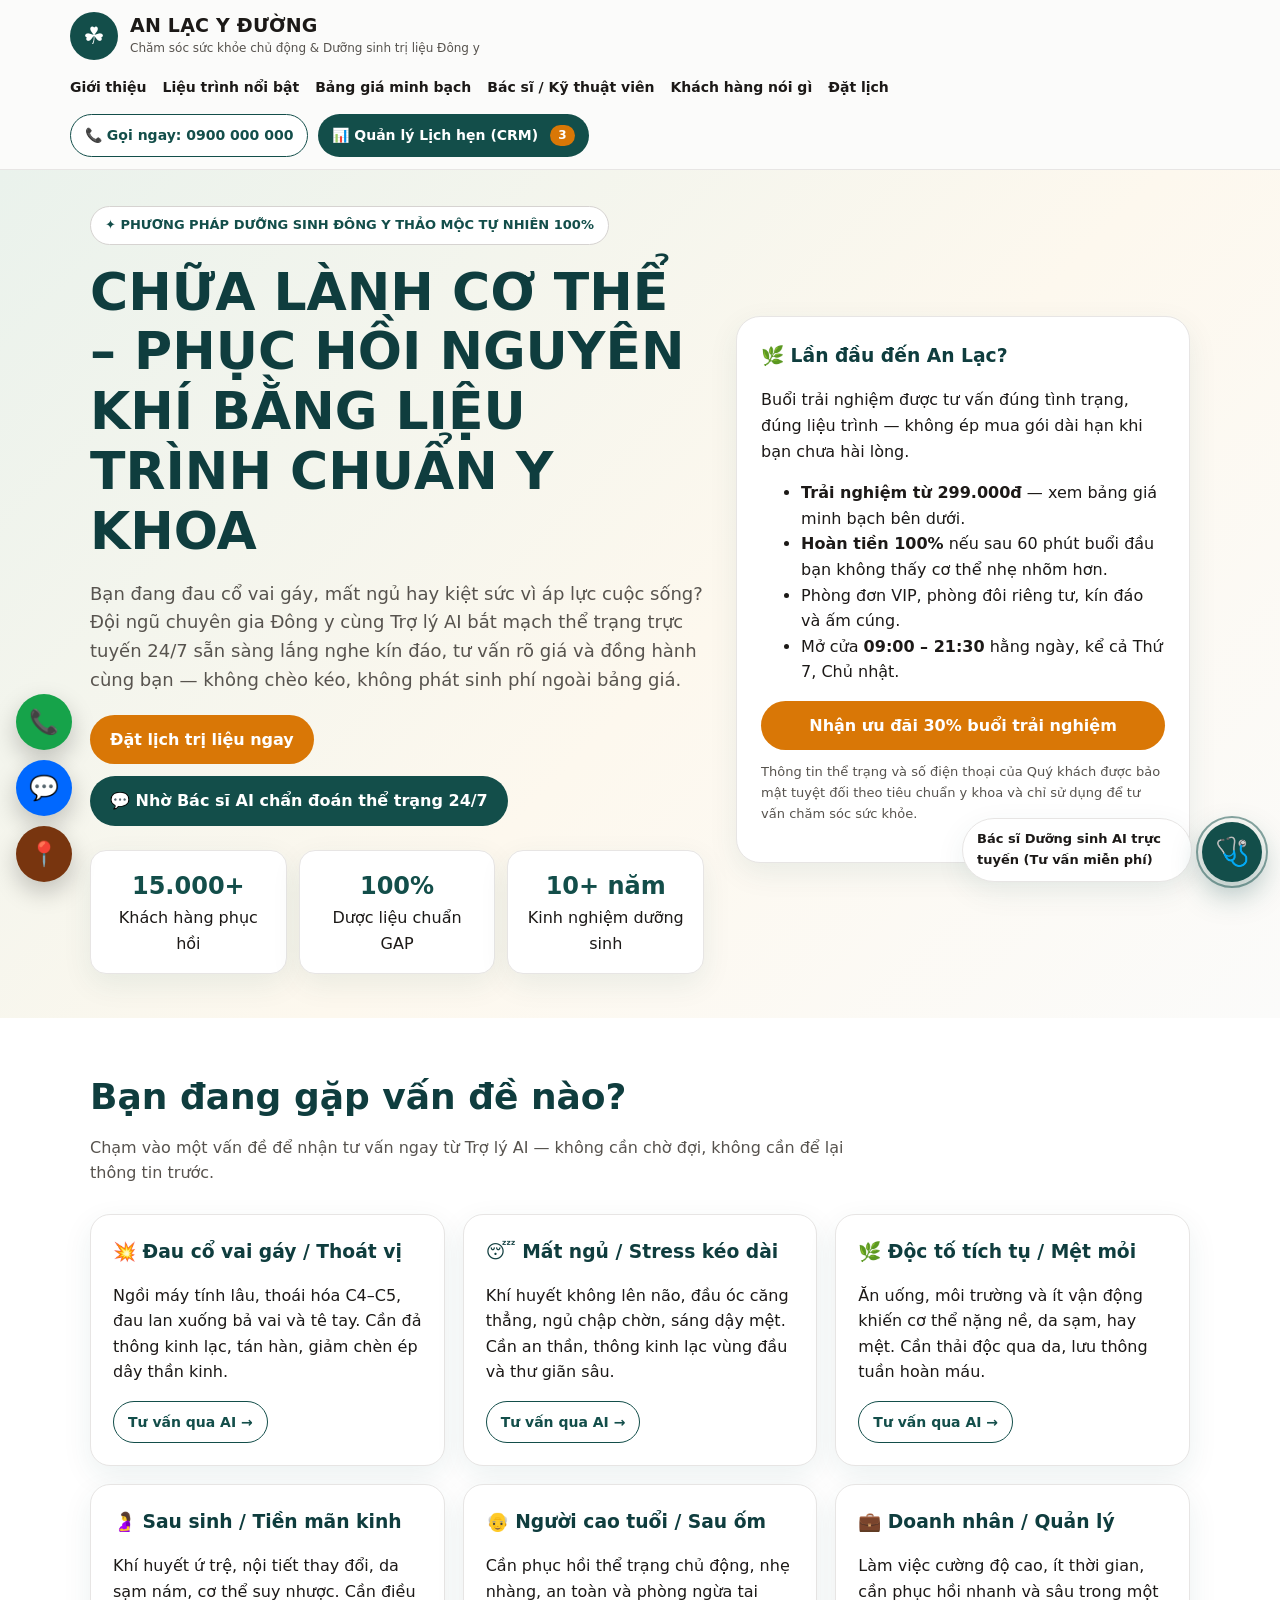
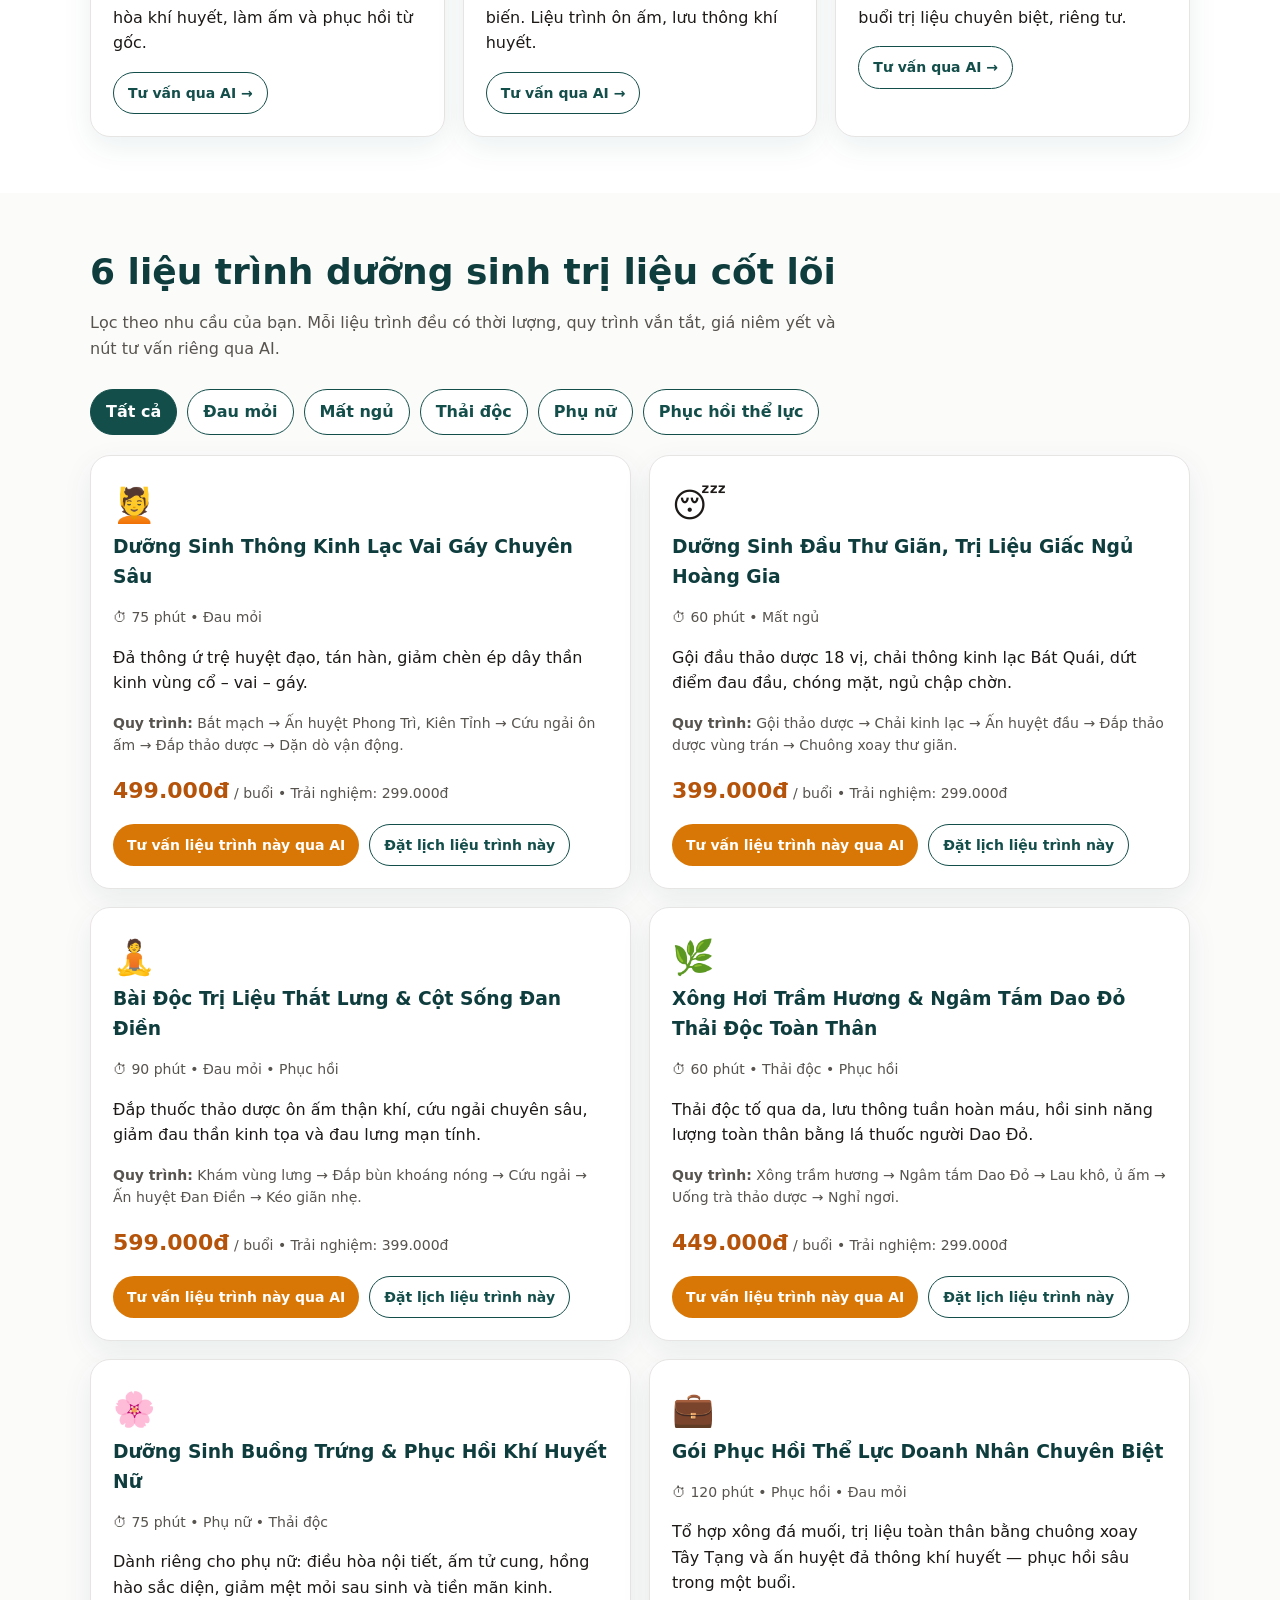
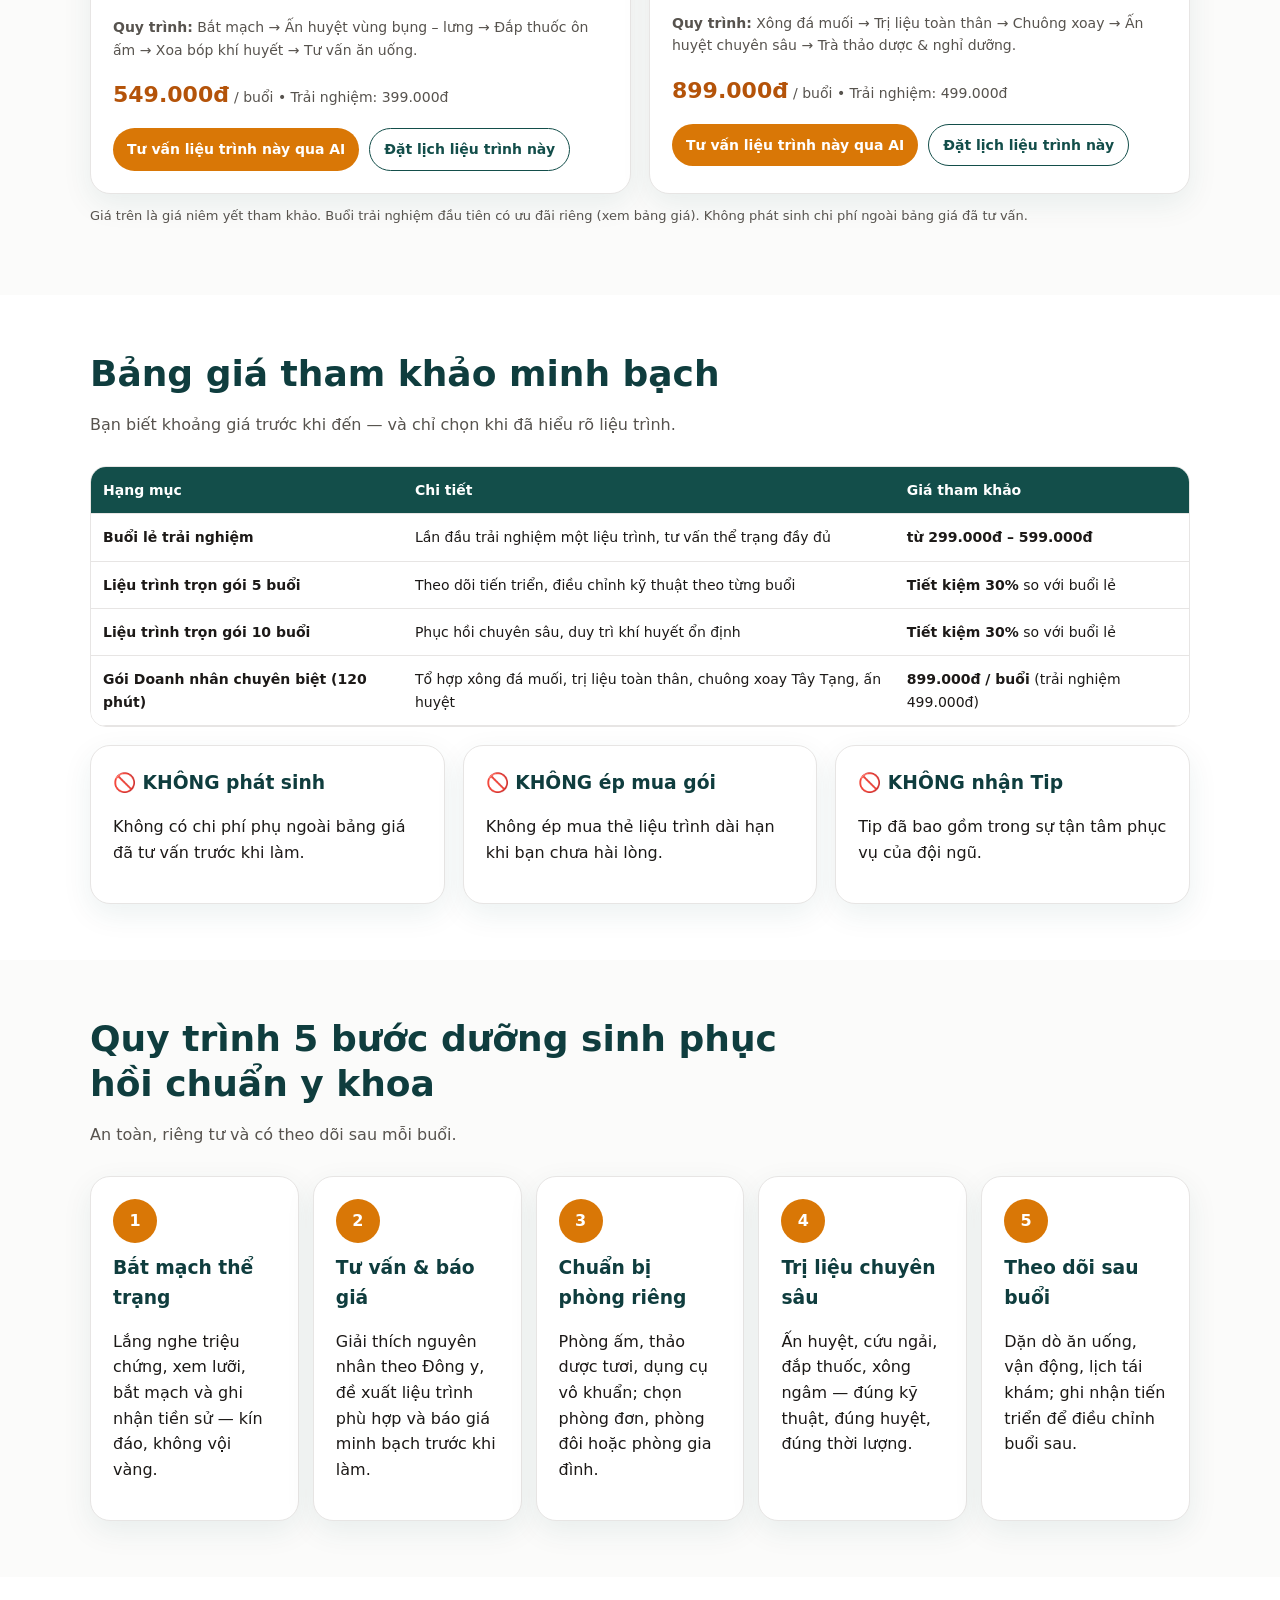
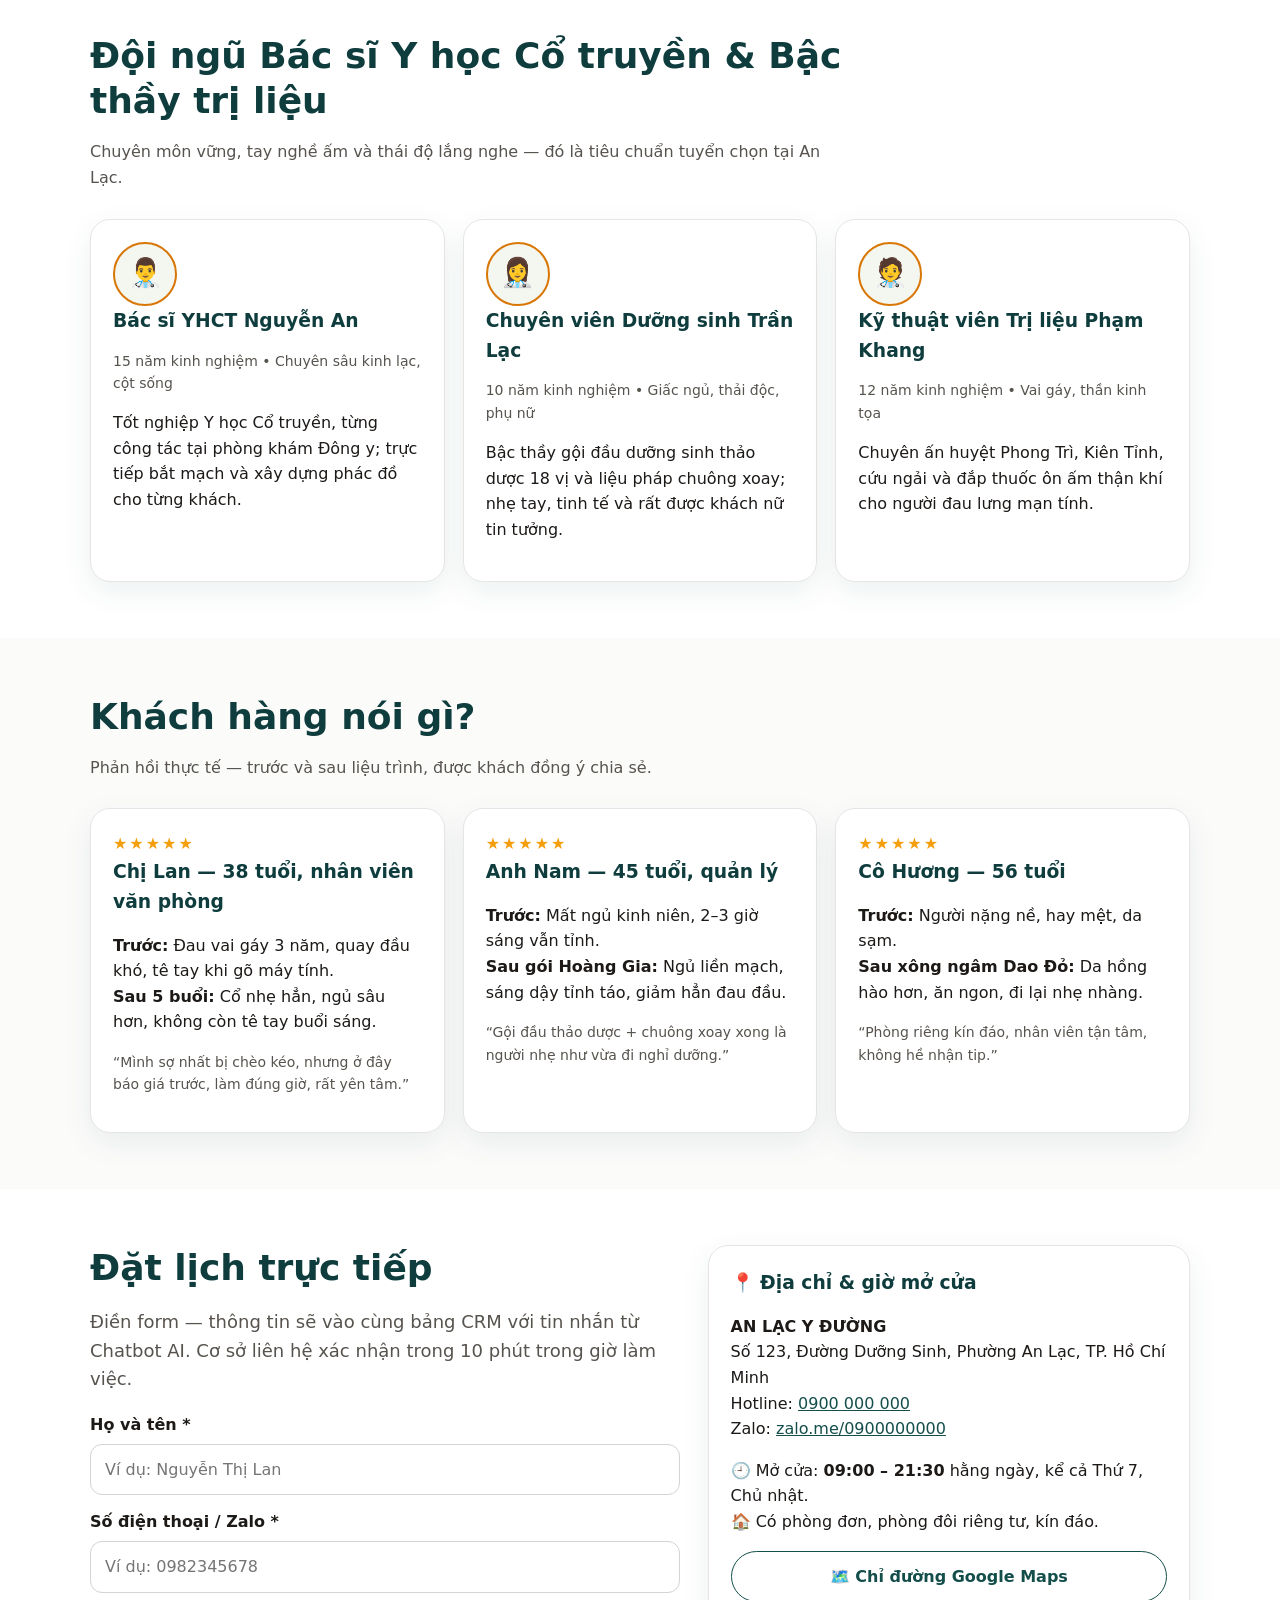
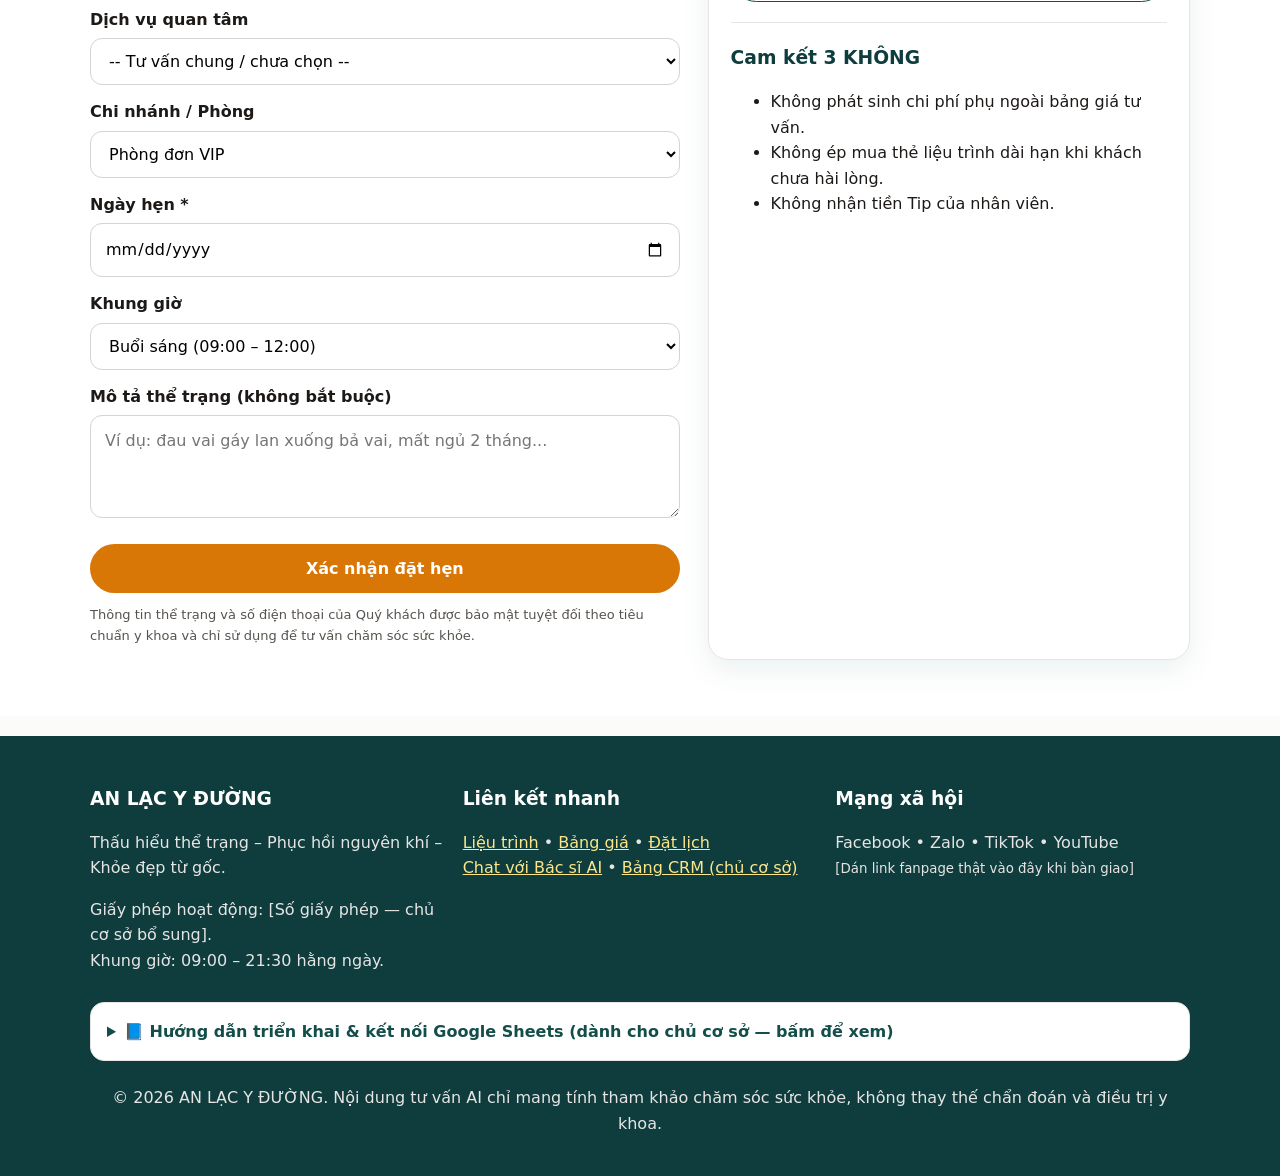
<file: an-lac-y-duong/index.html>
<!DOCTYPE html>
<html lang="vi">
<head>
<meta charset="UTF-8">
<meta name="viewport" content="width=device-width, initial-scale=1.0">
<title>AN LẠC Y ĐƯỜNG — Chăm Sóc Sức Khỏe Chủ Động &amp; Spa Dưỡng Sinh Trị Liệu Đông Y</title>
<meta name="description" content="An Lạc Y Đường: dưỡng sinh trị liệu Đông y, thông kinh lạc vai gáy, trị liệu giấc ngủ, thải độc Dao Đỏ. Đặt lịch minh bạch, tư vấn AI 24/7, không chèo kéo.">
<meta name="keywords" content="spa dưỡng sinh, trị liệu đông y, đau vai gáy, mất ngủ, thải độc, xông hơi trầm hương, ngâm tắm Dao Đỏ">
<meta property="og:title" content="AN LẠC Y ĐƯỜNG — Khỏe đẹp từ gốc">
<meta property="og:description" content="Thấu hiểu thể trạng – Phục hồi nguyên khí – Khỏe đẹp từ gốc. Tư vấn Bác sĩ AI 24/7, bảng giá minh bạch.">
<meta property="og:type" content="website">
<meta property="og:locale" content="vi_VN">
<style>
:root{--primary:#134e4a;--primary2:#0f3d3e;--brown:#78350f;--brown-dark:#451a03;--gold:#d97706;--gold2:#b45309;--gold-light:#f59e0b;--bg:#fbfbfa;--bg2:#f4f6f0;--ink:#1c1917;--muted:#57534e;--line:#e7e5e4;--white:#fff;--shadow:0 10px 30px rgba(19,78,74,.08)}
*{box-sizing:border-box}html{scroll-behavior:smooth}body{margin:0;font-family:system-ui,-apple-system,'Segoe UI',Roboto,Helvetica,Arial,sans-serif;background:var(--bg);color:var(--ink);line-height:1.6}
a{color:var(--primary)}img{max-width:100%}button{font:inherit;cursor:pointer}.wrap{max-width:1140px;margin:0 auto;padding:0 20px}
header{position:sticky;top:0;z-index:50;background:rgba(251,251,250,.96);backdrop-filter:blur(8px);border-bottom:1px solid var(--line)}
.topbar{display:flex;align-items:center;justify-content:space-between;gap:16px;padding:12px 0;flex-wrap:wrap}
.logo{display:flex;align-items:center;gap:12px;text-decoration:none;color:var(--ink)}
.logo-mark{width:48px;height:48px;border-radius:50%;background:var(--primary);color:#fff;display:grid;place-items:center;font-size:24px;flex:0 0 auto}
.logo b{font-size:19px;letter-spacing:.2px;line-height:1.2}.logo small{display:block;color:var(--muted);font-size:12px;font-weight:500}
nav{display:flex;gap:16px;flex-wrap:wrap;font-size:14px}nav a{color:var(--ink);text-decoration:none;font-weight:600}nav a:hover{color:var(--primary)}
.btn{display:inline-flex;align-items:center;justify-content:center;gap:8px;border:0;border-radius:999px;padding:12px 20px;font-weight:700;transition:all .3s;text-decoration:none}
.btn-gold{background:var(--gold);color:#fff}.btn-gold:hover{background:var(--gold2);transform:translateY(-1px)}
.btn-teal{background:var(--primary);color:#fff}.btn-teal:hover{background:var(--primary2)}
.btn-line{background:#fff;color:var(--primary);border:1.5px solid var(--primary)}
.btn-sm{padding:9px 14px;font-size:14px}.crm-btn{position:relative}.badge{background:var(--gold);color:#fff;border-radius:999px;padding:1px 8px;font-size:12px;margin-left:4px}
.hero{background:linear-gradient(135deg,#eaf2ec 0%,#fdf8ee 55%,#fbfbfa 100%);padding:52px 0 44px}
.hero-grid{display:grid;grid-template-columns:1.15fr .85fr;gap:32px;align-items:center}
.pill{display:inline-block;background:#fff;border:1px solid #d6d3d1;border-radius:999px;padding:8px 14px;font-size:13px;font-weight:700;color:var(--primary)}
h1{font-size:clamp(30px,4.5vw,52px);line-height:1.15;margin:18px 0 14px;color:var(--primary2)}h2{font-size:clamp(26px,3.5vw,36px);line-height:1.25;color:var(--primary2);margin:0 0 10px}h3{margin:0 0 8px;color:var(--primary2)}
.lead{font-size:18px;color:var(--muted)}.hero-card{background:#fff;border-radius:24px;padding:24px;box-shadow:var(--shadow);border:1px solid var(--line)}
.stats{display:grid;grid-template-columns:repeat(3,1fr);gap:12px;margin-top:24px}.stat{background:#fff;border:1px solid var(--line);border-radius:16px;padding:16px;text-align:center;box-shadow:var(--shadow)}.stat b{display:block;font-size:24px;color:var(--primary)}
section{padding:56px 0}.section-head{max-width:760px;margin-bottom:28px}.section-head p{color:var(--muted)}
.grid{display:grid;gap:18px}.grid-3{grid-template-columns:repeat(3,1fr)}.grid-2{grid-template-columns:repeat(2,1fr)}
.card{background:#fff;border:1px solid var(--line);border-radius:20px;padding:22px;box-shadow:var(--shadow);transition:transform .3s,box-shadow .3s}.card:hover{transform:translateY(-3px)}
.card .price{font-size:22px;font-weight:800;color:var(--gold2)}.meta{color:var(--muted);font-size:14px}
.chip{display:inline-block;background:var(--bg2);border:1px solid #d6d3d1;border-radius:999px;padding:6px 11px;font-size:13px;font-weight:600;margin:3px}
.filters{display:flex;gap:10px;flex-wrap:wrap;margin-bottom:20px}.filter-btn{border:1.5px solid var(--primary);background:#fff;color:var(--primary);border-radius:999px;padding:9px 15px;font-weight:700}.filter-btn.active{background:var(--primary);color:#fff}
table{width:100%;border-collapse:collapse;background:#fff}th,td{padding:12px;border-bottom:1px solid var(--line);text-align:left;font-size:14px;vertical-align:top}th{background:var(--primary);color:#fff}.table-wrap{overflow-x:auto;border:1px solid var(--line);border-radius:16px}
.steps{display:grid;grid-template-columns:repeat(5,1fr);gap:14px}.step-num{width:44px;height:44px;border-radius:50%;background:var(--gold);color:#fff;display:grid;place-items:center;font-weight:800;margin-bottom:10px}
.team-ava{width:64px;height:64px;border-radius:50%;background:var(--bg2);border:2px solid var(--gold);display:grid;place-items:center;font-size:28px}
.stars{color:var(--gold-light);letter-spacing:2px}
form label{display:block;font-weight:700;margin:14px 0 6px}input,select,textarea{width:100%;padding:12px 14px;border:1.5px solid #d6d3d1;border-radius:12px;font:inherit;background:#fff}input:focus,select:focus,textarea:focus{outline:3px solid rgba(217,119,6,.25);border-color:var(--gold)}
.privacy{font-size:13px;color:var(--muted);margin-top:12px}.success{background:#ecfdf5;border:1px solid #a7f3d0;border-radius:14px;padding:14px;margin-top:14px;display:none}
footer{background:var(--primary2);color:#e7e5e4;padding:48px 0 24px;margin-top:20px}footer a{color:#fde68a}footer h3{color:#fff}
details{background:#fff;border:1px solid var(--line);border-radius:14px;padding:16px;margin:12px 0}details summary{font-weight:800;cursor:pointer;color:var(--primary)}pre{white-space:pre-wrap;background:#1c1917;color:#fde68a;padding:14px;border-radius:12px;overflow-x:auto;font-size:12.5px}
/* Floating contact - left */
.float-left{position:fixed;left:16px;bottom:18px;z-index:60;display:flex;flex-direction:column;gap:10px}
.float-btn{width:56px;height:56px;border-radius:50%;display:grid;place-items:center;text-decoration:none;color:#fff;font-size:24px;box-shadow:0 10px 25px rgba(0,0,0,.22);position:relative}
.float-call{background:#16a34a;animation:callpulse 2s infinite}.float-zalo{background:#0068ff}.float-map{background:var(--brown)}
@keyframes callpulse{0%{box-shadow:0 0 0 0 rgba(22,163,74,.45)}70%{box-shadow:0 0 0 16px rgba(22,163,74,0)}100%{box-shadow:0 0 0 0 rgba(22,163,74,0)}}
/* Chat widget */
.chat-fab-wrap{position:fixed;right:18px;bottom:18px;z-index:70;display:flex;align-items:flex-end;gap:10px}
.chat-label{background:#fff;border:1px solid var(--line);border-radius:999px;padding:10px 14px;font-size:13px;font-weight:700;box-shadow:var(--shadow);max-width:230px}
.chat-fab{width:60px;height:60px;border-radius:50%;border:0;background:var(--primary);color:#fff;font-size:28px;position:relative;flex:0 0 auto;box-shadow:0 12px 30px rgba(19,78,74,.35)}
.chat-fab::after{content:"";position:absolute;inset:-6px;border-radius:50%;border:2px solid var(--primary);opacity:.5;animation:ring 2s infinite}
@keyframes ring{0%{transform:scale(.9);opacity:.6}100%{transform:scale(1.25);opacity:0}}
.chat-window{position:fixed;right:18px;bottom:92px;z-index:71;width:380px;max-width:calc(100vw - 28px);height:560px;max-height:calc(100vh - 110px);background:#fff;border-radius:20px;box-shadow:0 20px 50px rgba(0,0,0,.25);display:none;flex-direction:column;overflow:hidden;border:1px solid var(--line)}
.chat-window.open{display:flex}
.chat-head{background:var(--primary);color:#fff;padding:14px;display:flex;gap:12px;align-items:center}.chat-head b{display:block}.chat-head small{opacity:.85}
.chat-body{flex:1;overflow-y:auto;padding:16px;background:var(--bg2);display:flex;flex-direction:column;gap:10px}
.msg{max-width:86%;padding:11px 13px;border-radius:16px;font-size:14.5px;line-height:1.55;white-space:pre-wrap}
.msg.bot{background:#fff;border:1px solid var(--line);align-self:flex-start;border-bottom-left-radius:4px}
.msg.user{background:var(--primary);color:#fff;align-self:flex-end;border-bottom-right-radius:4px}
.quick{display:flex;flex-wrap:wrap;gap:8px}.quick button{background:#fff;border:1px solid var(--primary);color:var(--primary);border-radius:999px;padding:7px 11px;font-size:13px;font-weight:700}
.chat-input{display:flex;gap:8px;padding:12px;border-top:1px solid var(--line)}.chat-input input{flex:1}
.typing{font-size:13px;color:var(--muted);font-style:italic}
/* Modals */
.overlay{position:fixed;inset:0;background:rgba(0,0,0,.55);z-index:80;display:none;align-items:flex-start;justify-content:center;padding:20px;overflow-y:auto}
.overlay.open{display:flex}
.modal{background:#fff;border-radius:20px;width:100%;max-width:640px;padding:26px;margin:auto;box-shadow:0 20px 50px rgba(0,0,0,.3)}
.modal.wide{max-width:1080px}.modal-head{display:flex;justify-content:space-between;gap:12px;align-items:flex-start}
.close-btn{border:0;background:var(--bg2);width:38px;height:38px;border-radius:50%;font-size:18px;flex:0 0 auto}
.kpi{display:grid;grid-template-columns:repeat(3,1fr);gap:12px;margin:16px 0}.kpi div{background:var(--bg2);border-radius:14px;padding:14px}.kpi b{font-size:22px;color:var(--primary);display:block}
.toolbar{display:flex;gap:10px;flex-wrap:wrap;align-items:center;margin:12px 0}.toolbar select{width:auto}
.toast{position:fixed;left:50%;transform:translateX(-50%);bottom:24px;z-index:120;background:var(--ink);color:#fff;padding:13px 18px;border-radius:999px;font-weight:700;box-shadow:0 12px 30px rgba(0,0,0,.3);display:none}
.toast.show{display:block}
@media(max-width:900px){.hero-grid,.grid-3,.grid-2{grid-template-columns:1fr}.steps{grid-template-columns:1fr 1fr}.stats{grid-template-columns:1fr 1fr}.kpi{grid-template-columns:1fr}nav{width:100%}}
@media(max-width:600px){.chat-window{right:10px;left:10px;width:auto;bottom:90px;height:calc(100vh - 110px)}.chat-label{display:none}.steps{grid-template-columns:1fr}.float-left{left:10px;bottom:14px}.float-btn{width:50px;height:50px}th,td{font-size:13px}}
</style>
</head>
<body>
<header>
  <div class="wrap topbar">
    <a class="logo" href="#gioi-thieu" aria-label="Trang chủ An Lạc Y Đường"><span class="logo-mark" aria-hidden="true">☘</span><span><b data-brand>AN LẠC Y ĐƯỜNG</b><small>Chăm sóc sức khỏe chủ động &amp; Dưỡng sinh trị liệu Đông y</small></span></a>
    <nav aria-label="Điều hướng chính">
      <a href="#gioi-thieu">Giới thiệu</a><a href="#lieu-trinh">Liệu trình nổi bật</a><a href="#bang-gia">Bảng giá minh bạch</a><a href="#doi-ngu">Bác sĩ / Kỹ thuật viên</a><a href="#danh-gia">Khách hàng nói gì</a><a href="#dat-lich">Đặt lịch</a>
    </nav>
    <div style="display:flex;gap:10px;flex-wrap:wrap">
      <a class="btn btn-line btn-sm" id="callHeader" href="tel:0900000000">📞 Gọi ngay</a>
      <button class="btn btn-teal btn-sm crm-btn" type="button" onclick="openCrmGate()">📊 Quản lý Lịch hẹn (CRM)<span class="badge" id="crmBadge">0</span></button>
    </div>
  </div>
</header>

<main>
<!-- HERO -->
<section class="hero" id="gioi-thieu" style="padding-top:36px">
  <div class="wrap hero-grid">
    <div>
      <span class="pill">✦ PHƯƠNG PHÁP DƯỠNG SINH ĐÔNG Y THẢO MỘC TỰ NHIÊN 100%</span>
      <h1>CHỮA LÀNH CƠ THỂ – PHỤC HỒI NGUYÊN KHÍ BẰNG LIỆU TRÌNH CHUẨN Y KHOA</h1>
      <p class="lead">Bạn đang đau cổ vai gáy, mất ngủ hay kiệt sức vì áp lực cuộc sống? Đội ngũ chuyên gia Đông y cùng Trợ lý AI bắt mạch thể trạng trực tuyến 24/7 sẵn sàng lắng nghe kín đáo, tư vấn rõ giá và đồng hành cùng bạn — không chèo kéo, không phát sinh phí ngoài bảng giá.</p>
      <div style="display:flex;gap:12px;flex-wrap:wrap;margin-top:20px">
        <button class="btn btn-gold" type="button" onclick="openBooking()">Đặt lịch trị liệu ngay</button>
        <button class="btn btn-teal" type="button" onclick="openChat()">💬 Nhờ Bác sĩ AI chẩn đoán thể trạng 24/7</button>
      </div>
      <div class="stats">
        <div class="stat"><b>15.000+</b><span>Khách hàng phục hồi</span></div>
        <div class="stat"><b>100%</b><span>Dược liệu chuẩn GAP</span></div>
        <div class="stat"><b>10+ năm</b><span>Kinh nghiệm dưỡng sinh</span></div>
      </div>
    </div>
    <aside class="hero-card" aria-label="Cam kết dành cho khách mới">
      <h3>🌿 Lần đầu đến An Lạc?</h3>
      <p>Buổi trải nghiệm được tư vấn đúng tình trạng, đúng liệu trình — không ép mua gói dài hạn khi bạn chưa hài lòng.</p>
      <ul>
        <li><b>Trải nghiệm từ 299.000đ</b> — xem bảng giá minh bạch bên dưới.</li>
        <li><b>Hoàn tiền 100%</b> nếu sau 60 phút buổi đầu bạn không thấy cơ thể nhẹ nhõm hơn.</li>
        <li>Phòng đơn VIP, phòng đôi riêng tư, kín đáo và ấm cúng.</li>
        <li>Mở cửa <b>09:00 – 21:30</b> hằng ngày, kể cả Thứ 7, Chủ nhật.</li>
      </ul>
      <button class="btn btn-gold" style="width:100%" type="button" onclick="openChatWith('Tôi muốn nhận mã ưu đãi giảm 30% buổi trải nghiệm')">Nhận ưu đãi 30% buổi trải nghiệm</button>
      <p class="privacy">Thông tin thể trạng và số điện thoại của Quý khách được bảo mật tuyệt đối theo tiêu chuẩn y khoa và chỉ sử dụng để tư vấn chăm sóc sức khỏe.</p>
    </aside>
  </div>
</section>

<!-- PROBLEMS -->
<section id="van-de" style="background:#fff">
  <div class="wrap">
    <div class="section-head"><h2>Bạn đang gặp vấn đề nào?</h2><p>Chạm vào một vấn đề để nhận tư vấn ngay từ Trợ lý AI — không cần chờ đợi, không cần để lại thông tin trước.</p></div>
    <div class="grid grid-3">
      <article class="card"><h3>💥 Đau cổ vai gáy / Thoát vị</h3><p>Ngồi máy tính lâu, thoái hóa C4–C5, đau lan xuống bả vai và tê tay. Cần đả thông kinh lạc, tán hàn, giảm chèn ép dây thần kinh.</p><button class="btn btn-line btn-sm" onclick="openChatWith('Tôi bị đau mỏi cổ vai gáy, tư vấn giúp tôi')">Tư vấn qua AI →</button></article>
      <article class="card"><h3>😴 Mất ngủ / Stress kéo dài</h3><p>Khí huyết không lên não, đầu óc căng thẳng, ngủ chập chờn, sáng dậy mệt. Cần an thần, thông kinh lạc vùng đầu và thư giãn sâu.</p><button class="btn btn-line btn-sm" onclick="openChatWith('Tôi bị mất ngủ và căng thẳng kéo dài')">Tư vấn qua AI →</button></article>
      <article class="card"><h3>🌿 Độc tố tích tụ / Mệt mỏi</h3><p>Ăn uống, môi trường và ít vận động khiến cơ thể nặng nề, da sạm, hay mệt. Cần thải độc qua da, lưu thông tuần hoàn máu.</p><button class="btn btn-line btn-sm" onclick="openChatWith('Tôi muốn thải độc toàn thân, tư vấn giúp tôi')">Tư vấn qua AI →</button></article>
      <article class="card"><h3>🤰 Sau sinh / Tiền mãn kinh</h3><p>Khí huyết ứ trệ, nội tiết thay đổi, da sạm nám, cơ thể suy nhược. Cần điều hòa khí huyết, làm ấm và phục hồi từ gốc.</p><button class="btn btn-line btn-sm" onclick="openChatWith('Tôi là phụ nữ sau sinh, cần phục hồi khí huyết')">Tư vấn qua AI →</button></article>
      <article class="card"><h3>👴 Người cao tuổi / Sau ốm</h3><p>Cần phục hồi thể trạng chủ động, nhẹ nhàng, an toàn và phòng ngừa tai biến. Liệu trình ôn ấm, lưu thông khí huyết.</p><button class="btn btn-line btn-sm" onclick="openChatWith('Tôi cần phục hồi thể trạng cho người cao tuổi')">Tư vấn qua AI →</button></article>
      <article class="card"><h3>💼 Doanh nhân / Quản lý</h3><p>Làm việc cường độ cao, ít thời gian, cần phục hồi nhanh và sâu trong một buổi trị liệu chuyên biệt, riêng tư.</p><button class="btn btn-line btn-sm" onclick="openChatWith('Tôi muốn gói phục hồi thể lực doanh nhân')">Tư vấn qua AI →</button></article>
    </div>
  </div>
</section>

<!-- TREATMENTS -->
<section id="lieu-trinh">
  <div class="wrap">
    <div class="section-head"><h2>6 liệu trình dưỡng sinh trị liệu cốt lõi</h2><p>Lọc theo nhu cầu của bạn. Mỗi liệu trình đều có thời lượng, quy trình vắn tắt, giá niêm yết và nút tư vấn riêng qua AI.</p></div>
    <div class="filters" role="group" aria-label="Lọc liệu trình">
      <button class="filter-btn active" data-filter="all" onclick="filterTreatments(this)">Tất cả</button>
      <button class="filter-btn" data-filter="dau-moi" onclick="filterTreatments(this)">Đau mỏi</button>
      <button class="filter-btn" data-filter="mat-ngu" onclick="filterTreatments(this)">Mất ngủ</button>
      <button class="filter-btn" data-filter="thai-doc" onclick="filterTreatments(this)">Thải độc</button>
      <button class="filter-btn" data-filter="phu-nu" onclick="filterTreatments(this)">Phụ nữ</button>
      <button class="filter-btn" data-filter="phuc-hoi" onclick="filterTreatments(this)">Phục hồi thể lực</button>
    </div>
    <div class="grid grid-2" id="treatmentGrid"></div>
    <p class="privacy">Giá trên là giá niêm yết tham khảo. Buổi trải nghiệm đầu tiên có ưu đãi riêng (xem bảng giá). Không phát sinh chi phí ngoài bảng giá đã tư vấn.</p>
  </div>
</section>

<!-- PRICING -->
<section id="bang-gia" style="background:#fff">
  <div class="wrap">
    <div class="section-head"><h2>Bảng giá tham khảo minh bạch</h2><p>Bạn biết khoảng giá trước khi đến — và chỉ chọn khi đã hiểu rõ liệu trình.</p></div>
    <div class="table-wrap"><table>
      <thead><tr><th>Hạng mục</th><th>Chi tiết</th><th>Giá tham khảo</th></tr></thead>
      <tbody>
        <tr><td><b>Buổi lẻ trải nghiệm</b></td><td>Lần đầu trải nghiệm một liệu trình, tư vấn thể trạng đầy đủ</td><td><b>từ 299.000đ – 599.000đ</b></td></tr>
        <tr><td><b>Liệu trình trọn gói 5 buổi</b></td><td>Theo dõi tiến triển, điều chỉnh kỹ thuật theo từng buổi</td><td><b>Tiết kiệm 30%</b> so với buổi lẻ</td></tr>
        <tr><td><b>Liệu trình trọn gói 10 buổi</b></td><td>Phục hồi chuyên sâu, duy trì khí huyết ổn định</td><td><b>Tiết kiệm 30%</b> so với buổi lẻ</td></tr>
        <tr><td><b>Gói Doanh nhân chuyên biệt (120 phút)</b></td><td>Tổ hợp xông đá muối, trị liệu toàn thân, chuông xoay Tây Tạng, ấn huyệt</td><td><b>899.000đ / buổi</b> (trải nghiệm 499.000đ)</td></tr>
      </tbody>
    </table></div>
    <div class="grid grid-3" style="margin-top:18px">
      <div class="card"><h3>🚫 KHÔNG phát sinh</h3><p>Không có chi phí phụ ngoài bảng giá đã tư vấn trước khi làm.</p></div>
      <div class="card"><h3>🚫 KHÔNG ép mua gói</h3><p>Không ép mua thẻ liệu trình dài hạn khi bạn chưa hài lòng.</p></div>
      <div class="card"><h3>🚫 KHÔNG nhận Tip</h3><p>Tip đã bao gồm trong sự tận tâm phục vụ của đội ngũ.</p></div>
    </div>
  </div>
</section>

<!-- PROCESS -->
<section id="quy-trinh">
  <div class="wrap">
    <div class="section-head"><h2>Quy trình 5 bước dưỡng sinh phục hồi chuẩn y khoa</h2><p>An toàn, riêng tư và có theo dõi sau mỗi buổi.</p></div>
    <div class="steps">
      <div class="card"><div class="step-num">1</div><h3>Bắt mạch thể trạng</h3><p>Lắng nghe triệu chứng, xem lưỡi, bắt mạch và ghi nhận tiền sử — kín đáo, không vội vàng.</p></div>
      <div class="card"><div class="step-num">2</div><h3>Tư vấn &amp; báo giá</h3><p>Giải thích nguyên nhân theo Đông y, đề xuất liệu trình phù hợp và báo giá minh bạch trước khi làm.</p></div>
      <div class="card"><div class="step-num">3</div><h3>Chuẩn bị phòng riêng</h3><p>Phòng ấm, thảo dược tươi, dụng cụ vô khuẩn; chọn phòng đơn, phòng đôi hoặc phòng gia đình.</p></div>
      <div class="card"><div class="step-num">4</div><h3>Trị liệu chuyên sâu</h3><p>Ấn huyệt, cứu ngải, đắp thuốc, xông ngâm — đúng kỹ thuật, đúng huyệt, đúng thời lượng.</p></div>
      <div class="card"><div class="step-num">5</div><h3>Theo dõi sau buổi</h3><p>Dặn dò ăn uống, vận động, lịch tái khám; ghi nhận tiến triển để điều chỉnh buổi sau.</p></div>
    </div>
  </div>
</section>

<!-- TEAM -->
<section id="doi-ngu" style="background:#fff">
  <div class="wrap">
    <div class="section-head"><h2>Đội ngũ Bác sĩ Y học Cổ truyền &amp; Bậc thầy trị liệu</h2><p>Chuyên môn vững, tay nghề ấm và thái độ lắng nghe — đó là tiêu chuẩn tuyển chọn tại An Lạc.</p></div>
    <div class="grid grid-3">
      <article class="card"><div class="team-ava">👨‍⚕️</div><h3>Bác sĩ YHCT Nguyễn An</h3><p class="meta">15 năm kinh nghiệm • Chuyên sâu kinh lạc, cột sống</p><p>Tốt nghiệp Y học Cổ truyền, từng công tác tại phòng khám Đông y; trực tiếp bắt mạch và xây dựng phác đồ cho từng khách.</p></article>
      <article class="card"><div class="team-ava">👩‍⚕️</div><h3>Chuyên viên Dưỡng sinh Trần Lạc</h3><p class="meta">10 năm kinh nghiệm • Giấc ngủ, thải độc, phụ nữ</p><p>Bậc thầy gội đầu dưỡng sinh thảo dược 18 vị và liệu pháp chuông xoay; nhẹ tay, tinh tế và rất được khách nữ tin tưởng.</p></article>
      <article class="card"><div class="team-ava">🧑‍⚕️</div><h3>Kỹ thuật viên Trị liệu Phạm Khang</h3><p class="meta">12 năm kinh nghiệm • Vai gáy, thần kinh tọa</p><p>Chuyên ấn huyệt Phong Trì, Kiên Tỉnh, cứu ngải và đắp thuốc ôn ấm thận khí cho người đau lưng mạn tính.</p></article>
    </div>
  </div>
</section>

<!-- TESTIMONIALS -->
<section id="danh-gia">
  <div class="wrap">
    <div class="section-head"><h2>Khách hàng nói gì?</h2><p>Phản hồi thực tế — trước và sau liệu trình, được khách đồng ý chia sẻ.</p></div>
    <div class="grid grid-3">
      <article class="card"><div class="stars">★★★★★</div><h3>Chị Lan — 38 tuổi, nhân viên văn phòng</h3><p><b>Trước:</b> Đau vai gáy 3 năm, quay đầu khó, tê tay khi gõ máy tính.<br><b>Sau 5 buổi:</b> Cổ nhẹ hẳn, ngủ sâu hơn, không còn tê tay buổi sáng.</p><p class="meta">“Mình sợ nhất bị chèo kéo, nhưng ở đây báo giá trước, làm đúng giờ, rất yên tâm.”</p></article>
      <article class="card"><div class="stars">★★★★★</div><h3>Anh Nam — 45 tuổi, quản lý</h3><p><b>Trước:</b> Mất ngủ kinh niên, 2–3 giờ sáng vẫn tỉnh.<br><b>Sau gói Hoàng Gia:</b> Ngủ liền mạch, sáng dậy tỉnh táo, giảm hẳn đau đầu.</p><p class="meta">“Gội đầu thảo dược + chuông xoay xong là người nhẹ như vừa đi nghỉ dưỡng.”</p></article>
      <article class="card"><div class="stars">★★★★★</div><h3>Cô Hương — 56 tuổi</h3><p><b>Trước:</b> Người nặng nề, hay mệt, da sạm.<br><b>Sau xông ngâm Dao Đỏ:</b> Da hồng hào hơn, ăn ngon, đi lại nhẹ nhàng.</p><p class="meta">“Phòng riêng kín đáo, nhân viên tận tâm, không hề nhận tip.”</p></article>
    </div>
  </div>
</section>

<!-- BOOKING FORM -->
<section id="dat-lich" style="background:#fff">
  <div class="wrap" style="display:grid;grid-template-columns:1.1fr .9fr;gap:28px">
    <div>
      <h2>Đặt lịch trực tiếp</h2>
      <p class="lead">Điền form — thông tin sẽ vào cùng bảng CRM với tin nhắn từ Chatbot AI. Cơ sở liên hệ xác nhận trong 10 phút trong giờ làm việc.</p>
      <form id="bookingForm" novalidate>
        <label for="fName">Họ và tên *</label><input id="fName" name="name" type="text" placeholder="Ví dụ: Nguyễn Thị Lan" autocomplete="name" required>
        <label for="fPhone">Số điện thoại / Zalo *</label><input id="fPhone" name="phone" type="tel" placeholder="Ví dụ: 0982345678" autocomplete="tel" required>
        <label for="fService">Dịch vụ quan tâm</label><select id="fService" name="service"></select>
        <label for="fRoom">Chi nhánh / Phòng</label><select id="fRoom" name="room"><option>Phòng đơn VIP</option><option>Phòng đôi cặp đôi</option><option>Phòng gia đình</option></select>
        <label for="fDate">Ngày hẹn *</label><input id="fDate" name="date" type="date" required>
        <label for="fSlot">Khung giờ</label><select id="fSlot" name="slot"><option>Buổi sáng (09:00 – 12:00)</option><option>Buổi chiều (13:00 – 17:00)</option><option>Buổi tối (17:00 – 21:30)</option></select>
        <label for="fNote">Mô tả thể trạng (không bắt buộc)</label><textarea id="fNote" name="note" rows="3" placeholder="Ví dụ: đau vai gáy lan xuống bả vai, mất ngủ 2 tháng..."></textarea>
        <button class="btn btn-gold" style="width:100%;margin-top:18px" type="submit">Xác nhận đặt hẹn</button>
        <div class="success" id="formSuccess" role="status">✅ Cảm ơn Anh/Chị! Lịch hẹn đã được lưu vào hệ thống. Cơ sở sẽ liên hệ xác nhận trong 10 phút trong giờ làm việc.<br><br><a class="btn btn-teal btn-sm" id="zaloAfterForm" href="#" target="_blank" rel="noopener">Nhắn tin Zalo trực tiếp với Cơ sở</a></div>
        <p class="privacy">Thông tin thể trạng và số điện thoại của Quý khách được bảo mật tuyệt đối theo tiêu chuẩn y khoa và chỉ sử dụng để tư vấn chăm sóc sức khỏe.</p>
      </form>
    </div>
    <aside class="card">
      <h3>📍 Địa chỉ &amp; giờ mở cửa</h3>
      <p><b data-brand>An Lạc Y Đường</b><br><span id="addressText">[Địa chỉ cơ sở — đổi trong CONFIG]</span><br>Hotline: <a id="hotlineText" href="tel:0900000000">0900 000 000</a><br>Zalo: <a id="zaloText" href="https://zalo.me/0900000000" target="_blank" rel="noopener">zalo.me/0900000000</a></p>
      <p>🕘 Mở cửa: <b>09:00 – 21:30</b> hằng ngày, kể cả Thứ 7, Chủ nhật.<br>🏠 Có phòng đơn, phòng đôi riêng tư, kín đáo.</p>
      <a class="btn btn-line" style="width:100%" href="https://www.google.com/maps/search/?api=1&query=spa+d%C6%B0%E1%BB%A1ng+sinh+%C4%91%C3%B4ng+y" target="_blank" rel="noopener">🗺️ Chỉ đường Google Maps</a>
      <hr style="border:0;border-top:1px solid var(--line);margin:20px 0">
      <h3>Cam kết 3 KHÔNG</h3>
      <ul><li>Không phát sinh chi phí phụ ngoài bảng giá tư vấn.</li><li>Không ép mua thẻ liệu trình dài hạn khi khách chưa hài lòng.</li><li>Không nhận tiền Tip của nhân viên.</li></ul>
    </aside>
  </div>
</section>
</main>

<footer>
  <div class="wrap">
    <div class="grid grid-3">
      <div><h3 data-brand>AN LẠC Y ĐƯỜNG</h3><p>Thấu hiểu thể trạng – Phục hồi nguyên khí – Khỏe đẹp từ gốc.</p><p>Giấy phép hoạt động: [Số giấy phép — chủ cơ sở bổ sung].<br>Khung giờ: 09:00 – 21:30 hằng ngày.</p></div>
      <div><h3>Liên kết nhanh</h3><p><a href="#lieu-trinh">Liệu trình</a> • <a href="#bang-gia">Bảng giá</a> • <a href="#dat-lich">Đặt lịch</a><br><a href="#" onclick="openChat();return false">Chat với Bác sĩ AI</a> • <a href="#" onclick="openCrmGate();return false">Bảng CRM (chủ cơ sở)</a></p></div>
      <div><h3>Mạng xã hội</h3><p>Facebook • Zalo • TikTok • YouTube<br><small>[Dán link fanpage thật vào đây khi bàn giao]</small></p></div>
    </div>
    <details>
      <summary>📘 Hướng dẫn triển khai &amp; kết nối Google Sheets (dành cho chủ cơ sở — bấm để xem)</summary>
      <p><b>1. Đổi thông tin:</b> Mở file <code>index.html</code>, tìm khối <code>CONFIG</code> ở đầu thẻ <code>&lt;script&gt;</code> và đổi: <code>BRAND_NAME</code> (thay cho [TÊN SPA CỦA BẠN]), <code>HOTLINE</code>, <code>ZALO_NUMBER</code>, <code>ADDRESS</code>, <code>MAPS_URL</code>. Không cần đổi gì khác — tên thương hiệu tự cập nhật khắp trang.</p>
      <p><b>2. Đăng GitHub Pages miễn phí trong 2 phút:</b> (1) Tạo repository mới trên GitHub, (2) tải file này lên với tên đúng <code>index.html</code>, (3) vào Settings → Pages → chọn nhánh <code>main</code> → Save. Trang sẽ chạy tại <code>https://&lt;tên-tài-khoản&gt;.github.io/&lt;tên-repo&gt;/</code>. Mở bằng đúp file trên máy tính cũng chạy ngay, vì toàn bộ CSS/JS đã nằm trong một file, không cần máy chủ.</p>
      <p><b>3. Kết nối Google Sheets (tùy chọn):</b> Dán link Webhook Apps Script vào <code>GOOGLE_SHEET_WEBHOOK_URL</code> trong <code>CONFIG</code>, hoặc nhập trong phần Cài đặt của CRM. Đoạn mã Apps Script mẫu (dán vào Extensions → Apps Script của Google Sheet, Deploy → Web app, quyền Anyone):</p>
      <pre>function doPost(e){var s=SpreadsheetApp.getActiveSheet();var d=JSON.parse(e.postData.contents);
s.appendRow([new Date(),d.name||"",d.phone||"",d.issue||"",d.appointment||"",d.source||"",d.status||"Mới"]);
return ContentService.createTextOutput("OK");}</pre>
      <p><b>4. Mật khẩu CRM mặc định:</b> <code>admin123</code> — đổi trong <code>CONFIG.CRM_PASSWORD</code> hoặc trong phần Cài đặt của CRM sau khi đăng nhập. Đây là khóa chặn nhẹ cho bản demo trình duyệt, không thay thế bảo mật máy chủ khi cần dữ liệu nhạy cảm thật.</p>
      <p><b>5. Ảnh đại diện Spa:</b> Thay các biểu tượng ☘ / 👨‍⚕️ bằng thẻ <code>&lt;img&gt;</code> trỏ tới ảnh đã tải lên cùng repository (ví dụ <code>images/logo.png</code>) — tránh link ảnh ngoài để không lỗi khi mở file offline.</p>
    </details>
    <p style="text-align:center;margin-top:24px">© 2026 <span data-brand>An Lạc Y Đường</span>. Nội dung tư vấn AI chỉ mang tính tham khảo chăm sóc sức khỏe, không thay thế chẩn đoán và điều trị y khoa.</p>
  </div>
</footer>

<!-- Floating contact: left -->
<div class="float-left" aria-label="Liên hệ nhanh">
  <a class="float-btn float-call" id="floatCall" href="tel:0900000000" aria-label="Gọi hotline">📞</a>
  <a class="float-btn float-zalo" id="floatZalo" href="https://zalo.me/0900000000" target="_blank" rel="noopener" aria-label="Chat Zalo">💬</a>
  <a class="float-btn float-map" href="https://www.google.com/maps/search/?api=1&query=spa+d%C6%B0%E1%BB%A1ng+sinh+%C4%91%C3%B4ng+y" target="_blank" rel="noopener" aria-label="Chỉ đường">📍</a>
</div>

<!-- AI Chat widget -->
<div class="chat-fab-wrap">
  <div class="chat-label" id="chatLabel">Bác sĩ Dưỡng sinh AI trực tuyến (Tư vấn miễn phí)</div>
  <button class="chat-fab" type="button" onclick="toggleChat()" aria-label="Mở khung chat Bác sĩ AI">🩺</button>
</div>
<div class="chat-window" id="chatWindow" role="dialog" aria-label="Khung chat Trợ lý Y Khoa An Lạc">
  <div class="chat-head">
    <span style="font-size:30px" aria-hidden="true">👩‍⚕️</span>
    <div style="flex:1"><b>Trợ lý Y Khoa An Lạc</b><small>● Đang trực tuyến 24/7 — trả lời trong vài giây</small></div>
    <button class="close-btn" style="background:rgba(255,255,255,.2);color:#fff" type="button" onclick="toggleChat()" aria-label="Đóng chat">✕</button>
  </div>
  <div class="chat-body" id="chatBody"></div>
  <div style="padding:10px 12px 0;background:var(--bg2)">
    <div class="quick">
      <button type="button" onclick="quickSend('Tôi bị đau mỏi cổ vai gáy')">💥 Đau mỏi cổ vai gáy</button>
      <button type="button" onclick="quickSend('Tôi bị mất ngủ và căng thẳng')">😴 Mất ngủ / Căng thẳng</button>
      <button type="button" onclick="quickSend('Cho tôi xin báo giá liệu trình')">🌿 Báo giá liệu trình</button>
      <button type="button" onclick="quickSend('Tôi muốn đặt lịch hẹn hôm nay')">📍 Đặt lịch hẹn hôm nay</button>
    </div>
    <div class="typing" id="typing" style="display:none;padding:8px 2px">Đang chẩn đoán...</div>
  </div>
  <form class="chat-input" onsubmit="return sendChat(event)">
    <input id="chatInput" type="text" placeholder="Mô tả triệu chứng hoặc số điện thoại..." aria-label="Nhập tin nhắn cho Bác sĩ AI" autocomplete="off">
    <button class="btn btn-gold" type="submit">Gửi</button>
  </form>
  <p class="privacy" style="margin:0;padding:0 12px 10px;background:#fff">Thông tin thể trạng và số điện thoại của Quý khách được bảo mật tuyệt đối theo tiêu chuẩn y khoa và chỉ sử dụng để tư vấn chăm sóc sức khỏe.</p>
</div>

<!-- Booking modal -->
<div class="overlay" id="bookingOverlay" onclick="if(event.target===this)closeBooking()">
  <div class="modal" role="dialog" aria-label="Đặt lịch trị liệu">
    <div class="modal-head"><h2 style="font-size:24px">Đặt lịch trị liệu</h2><button class="close-btn" type="button" onclick="closeBooking()">✕</button></div>
    <p class="lead" style="font-size:15px">Điền form dưới đây — hệ thống lưu vào cùng bảng CRM và giữ phòng ấm cho bạn.</p>
    <form id="bookingModalForm" novalidate>
      <label>Họ và tên *</label><input id="mName" type="text" placeholder="Ví dụ: Nguyễn Thị Lan" required>
      <label>Số điện thoại / Zalo *</label><input id="mPhone" type="tel" placeholder="Ví dụ: 0982345678" required>
      <label>Dịch vụ quan tâm</label><select id="mService"></select>
      <label>Chi nhánh / Phòng</label><select id="mRoom"><option>Phòng đơn VIP</option><option>Phòng đôi cặp đôi</option><option>Phòng gia đình</option></select>
      <label>Ngày hẹn *</label><input id="mDate" type="date" required>
      <label>Khung giờ</label><select id="mSlot"><option>Buổi sáng (09:00 – 12:00)</option><option>Buổi chiều (13:00 – 17:00)</option><option>Buổi tối (17:00 – 21:30)</option></select>
      <button class="btn btn-gold" style="width:100%;margin-top:18px" type="submit">Xác nhận đặt hẹn</button>
      <div class="success" id="modalSuccess">✅ Cảm ơn Anh/Chị! Lịch hẹn đã được lưu. Cơ sở sẽ liên hệ xác nhận trong 10 phút trong giờ làm việc.</div>
    </form>
  </div>
</div>

<!-- CRM password gate -->
<div class="overlay" id="crmGateOverlay" onclick="if(event.target===this)closeCrmGate()">
  <div class="modal" style="max-width:440px" role="dialog" aria-label="Đăng nhập CRM">
    <div class="modal-head"><h2 style="font-size:22px">🔒 Bảng quản trị CRM</h2><button class="close-btn" type="button" onclick="closeCrmGate()">✕</button></div>
    <p>Dành cho chủ cơ sở. Mật khẩu mặc định bản demo: <b>admin123</b> (đổi trong CONFIG hoặc phần Cài đặt sau khi vào).</p>
    <form onsubmit="return submitCrmGate(event)">
      <label>Mật khẩu</label><input id="crmPasswordInput" type="password" placeholder="Nhập mật khẩu CRM" autocomplete="current-password">
      <button class="btn btn-teal" style="width:100%;margin-top:14px" type="submit">Mở bảng CRM</button>
      <p class="privacy" id="gateError" style="color:#b91c1c;display:none">Mật khẩu chưa đúng. Vui lòng thử lại.</p>
    </form>
  </div>
</div>

<!-- CRM dashboard -->
<div class="overlay" id="crmOverlay" onclick="if(event.target===this)closeCrm()">
  <div class="modal wide" role="dialog" aria-label="Bảng quản trị khách hàng">
    <div class="modal-head"><div><h2 style="font-size:24px">📊 Mini-CRM — Quản lý lịch hẹn &amp; tư vấn</h2><p class="lead" style="font-size:14px">Dữ liệu lưu trong trình duyệt (localStorage), không mất khi tải lại trang. Nguồn: Chatbot AI + Form Web dùng chung một bảng.</p></div><button class="close-btn" type="button" onclick="closeCrm()">✕</button></div>
    <div class="kpi">
      <div><span>Tổng số khách hẹn / tư vấn</span><b id="kpiTotal">0</b></div>
      <div><span>Khách đã để lại SĐT chất lượng</span><b id="kpiPhone">0</b></div>
      <div><span>Doanh số dự kiến (liệu trình đã chọn)</span><b id="kpiRevenue">0đ</b></div>
    </div>
    <div class="toolbar">
      <label style="font-weight:700">Bộ lọc:</label>
      <select id="crmFilter" onchange="renderLeads()">
        <option value="all">Xem tất cả</option>
        <option value="phone">Chỉ xem khách có SĐT</option>
        <option value="today">Khách mới hôm nay</option>
        <option value="new">Chỉ trạng thái: Mới</option>
      </select>
      <button class="btn btn-gold btn-sm" type="button" onclick="exportCsv()">📥 Xuất file Excel (CSV)</button>
      <button class="btn btn-line btn-sm" type="button" onclick="clearSamples()">Xóa dữ liệu mẫu</button>
      <button class="btn btn-line btn-sm" type="button" onclick="clearAllLeads()">Xóa toàn bộ</button>
    </div>
    <div class="table-wrap"><table aria-label="Danh sách khách hàng">
      <thead><tr><th>Thời gian</th><th>Họ tên</th><th>Số điện thoại / Zalo</th><th>Vấn đề thể trạng / Dịch vụ</th><th>Khung giờ hẹn</th><th>Nguồn</th><th>Trạng thái</th><th>Thao tác</th></tr></thead>
      <tbody id="leadRows"></tbody>
    </table></div>
    <p class="privacy" id="crmEmpty" style="display:none">Chưa có khách hàng nào. Hãy thử chat với AI hoặc gửi form đặt lịch — dữ liệu sẽ xuất hiện tại đây ngay lập tức.</p>
    <details>
      <summary>⚙️ Cài đặt nâng cao: Google Sheets &amp; AI mở rộng (Chế độ 2 &amp; 3)</summary>
      <label>Google Sheets Webhook URL (để trống = chỉ lưu local)</label>
      <input id="cfgWebhook" type="url" placeholder="https://script.google.com/macros/s/.../exec">
      <label>AI Proxy Endpoint (tùy chọn, không nhập API key trực tiếp vào mã công khai)</label>
      <input id="cfgProxy" type="url" placeholder="https://may-chu-cua-ban.example.com/chat">
      <label>API Key tạm thời (chỉ lưu trong sessionStorage — đóng tab là mất)</label>
      <input id="cfgApiKey" type="password" placeholder="Nhập tạm khi cần dùng Gemini / OpenAI qua proxy của bạn">
      <label>Mật khẩu CRM mới</label>
      <input id="cfgCrmPw" type="text" placeholder="Để trống nếu không đổi">
      <button class="btn btn-teal btn-sm" style="margin-top:12px" type="button" onclick="saveCrmSettings()">Lưu cài đặt</button>
      <p class="privacy">Khi chưa có webhook hay API key, hệ thống tự động chạy Chế độ 1 (kịch bản thông minh nội bộ) và không bao giờ báo lỗi. Tuyệt đối không nhúng API key cá nhân vào file public trên GitHub Pages.</p>
    </details>
  </div>
</div>

<div class="toast" id="toast" role="status"></div>

<script>
/* ==================================================================
   HƯỚNG DẪN NHANH CHO CHỦ CƠ SỞ (đọc 30 giây là đổi được):
   - Đổi tên spa: sửa BRAND_NAME bên dưới (đây chính là vị trí giữ chỗ
     [TÊN SPA CỦA BẠN] trong bản thiết kế).
   - Đổi số điện thoại / Zalo / địa chỉ: sửa HOTLINE, ZALO_NUMBER, ADDRESS.
   - Đổi mật khẩu CRM: sửa CRM_PASSWORD (mặc định: admin123).
   - Google Sheets: dán link Webhook Apps Script vào GOOGLE_SHEET_WEBHOOK_URL.
     Mã Apps Script mẫu nằm ở phần chân trang (details "Hướng dẫn triển khai").
   - AI mở rộng: điền AI_PROXY_ENDPOINT, KHÔNG dán API key vào file này.
   ================================================================== */
const CONFIG = {
  BRAND_NAME: "AN LẠC Y ĐƯỜNG", // <-- ĐỔI THÀNH [TÊN SPA CỦA BẠN] TẠI ĐÂY
  HOTLINE: "0900000000",          // <-- ĐỔI SỐ HOTLINE THẬT, chỉ nhập số, không khoảng trắng
  HOTLINE_DISPLAY: "0900 000 000",
  ZALO_NUMBER: "0900000000",      // <-- ĐỔI SỐ ZALO THẬT
  ADDRESS: "Số 123, Đường Dưỡng Sinh, Phường An Lạc, TP. Hồ Chí Minh",
  MAPS_URL: "https://www.google.com/maps/search/?api=1&query=spa+d%C6%B0%E1%BB%A3ng+sinh+%C4%91%C3%B4ng+y",
  CRM_PASSWORD: "admin123",
  GOOGLE_SHEET_WEBHOOK_URL: "",   // Chế độ 2: dán Webhook Apps Script vào đây
  AI_PROXY_ENDPOINT: ""           // Chế độ 3: endpoint proxy của bạn (không phải API key)
};
const LS_LEADS = "anlac_leads_v1";
const LS_CRM_PW = "anlac_crm_pw";
const SS_API_KEY = "anlac_api_key_tmp";
const SS_CRM_UNLOCKED = "anlac_crm_unlocked";
const LS_WEBHOOK = "anlac_webhook";
const LS_PROXY = "anlac_proxy";

/* ---------------- Danh mục liệu trình ---------------- */
const SERVICES = [
  {id:"vai-gay", name:"Dưỡng Sinh Thông Kinh Lạc Vai Gáy Chuyên Sâu", short:"Vai gáy chuyên sâu", minutes:75, price:499000, trial:299000, cats:["dau-moi"], icon:"💆", desc:"Đả thông ứ trệ huyệt đạo, tán hàn, giảm chèn ép dây thần kinh vùng cổ – vai – gáy.", steps:"Bắt mạch → Ấn huyệt Phong Trì, Kiên Tỉnh → Cứu ngải ôn ấm → Đắp thảo dược → Dặn dò vận động."},
  {id:"dau-ngu", name:"Dưỡng Sinh Đầu Thư Giãn, Trị Liệu Giấc Ngủ Hoàng Gia", short:"Giấc ngủ Hoàng Gia", minutes:60, price:399000, trial:299000, cats:["mat-ngu"], icon:"😴", desc:"Gội đầu thảo dược 18 vị, chải thông kinh lạc Bát Quái, dứt điểm đau đầu, chóng mặt, ngủ chập chờn.", steps:"Gội thảo dược → Chải kinh lạc → Ấn huyệt đầu → Đắp thảo dược vùng trán → Chuông xoay thư giãn."},
  {id:"lung", name:"Bài Độc Trị Liệu Thắt Lưng & Cột Sống Đan Điền", short:"Thắt lưng & cột sống", minutes:90, price:599000, trial:399000, cats:["dau-moi","phuc-hoi"], icon:"🧘", desc:"Đắp thuốc thảo dược ôn ấm thận khí, cứu ngải chuyên sâu, giảm đau thần kinh tọa và đau lưng mạn tính.", steps:"Khám vùng lưng → Đắp bùn khoáng nóng → Cứu ngải → Ấn huyệt Đan Điền → Kéo giãn nhẹ."},
  {id:"xong-dao", name:"Xông Hơi Trầm Hương & Ngâm Tắm Dao Đỏ Thải Độc Toàn Thân", short:"Xông ngâm Dao Đỏ", minutes:60, price:449000, trial:299000, cats:["thai-doc","phuc-hoi"], icon:"🌿", desc:"Thải độc tố qua da, lưu thông tuần hoàn máu, hồi sinh năng lượng toàn thân bằng lá thuốc người Dao Đỏ.", steps:"Xông trầm hương → Ngâm tắm Dao Đỏ → Lau khô, ủ ấm → Uống trà thảo dược → Nghỉ ngơi."},
  {id:"nu", name:"Dưỡng Sinh Buồng Trứng & Phục Hồi Khí Huyết Nữ", short:"Khí huyết nữ", minutes:75, price:549000, trial:399000, cats:["phu-nu","thai-doc"], icon:"🌸", desc:"Dành riêng cho phụ nữ: điều hòa nội tiết, ấm tử cung, hồng hào sắc diện, giảm mệt mỏi sau sinh và tiền mãn kinh.", steps:"Bắt mạch → Ấn huyệt vùng bụng – lưng → Đắp thuốc ôn ấm → Xoa bóp khí huyết → Tư vấn ăn uống."},
  {id:"doanh-nhan", name:"Gói Phục Hồi Thể Lực Doanh Nhân Chuyên Biệt", short:"Doanh nhân chuyên biệt", minutes:120, price:899000, trial:499000, cats:["phuc-hoi","dau-moi"], icon:"💼", desc:"Tổ hợp xông đá muối, trị liệu toàn thân bằng chuông xoay Tây Tạng và ấn huyệt đả thông khí huyết — phục hồi sâu trong một buổi.", steps:"Xông đá muối → Trị liệu toàn thân → Chuông xoay → Ấn huyệt chuyên sâu → Trà thảo dược & nghỉ dưỡng."}
];
const serviceById = id => SERVICES.find(s => s.id === id);
const serviceByShort = name => SERVICES.find(s => s.short === name || s.name === name);
const fmtVND = n => (Number(n)||0).toLocaleString("vi-VN") + "đ";
const esc = s => String(s ?? "").replace(/&/g,"&amp;").replace(/</g,"&lt;").replace(/>/g,"&gt;").replace(/"/g,"&quot;");
const todayISO = () => { const d = new Date(); return d.getFullYear()+"-"+String(d.getMonth()+1).padStart(2,"0")+"-"+String(d.getDate()).padStart(2,"0"); };
function showToast(msg){ const t=document.getElementById("toast"); t.textContent=msg; t.classList.add("show"); setTimeout(()=>t.classList.remove("show"),3200); }

/* ---------------- Áp dụng CONFIG lên giao diện ---------------- */
function applyConfig(){
  document.querySelectorAll("[data-brand]").forEach(el => el.textContent = CONFIG.BRAND_NAME);
  const tel = "tel:" + CONFIG.HOTLINE;
  const zalo = "https://zalo.me/" + CONFIG.ZALO_NUMBER;
  document.getElementById("callHeader").href = tel;
  document.getElementById("callHeader").textContent = "📞 Gọi ngay: " + CONFIG.HOTLINE_DISPLAY;
  document.getElementById("floatCall").href = tel;
  document.getElementById("floatZalo").href = zalo;
  document.getElementById("addressText").textContent = CONFIG.ADDRESS;
  document.getElementById("hotlineText").href = tel; document.getElementById("hotlineText").textContent = CONFIG.HOTLINE_DISPLAY;
  document.getElementById("zaloText").href = zalo; document.getElementById("zaloText").textContent = "zalo.me/" + CONFIG.ZALO_NUMBER;
  document.getElementById("zaloAfterForm").href = zalo;
  document.querySelectorAll(".float-map").forEach(a => a.href = CONFIG.MAPS_URL);
}

/* ---------------- Render liệu trình + form ---------------- */
function renderTreatments(){
  const grid = document.getElementById("treatmentGrid");
  grid.innerHTML = SERVICES.map(s => `
    <article class="card treatment-card" data-cats="${s.cats.join(" ")}">
      <div style="font-size:34px">${s.icon}</div>
      <h3>${esc(s.name)}</h3>
      <p class="meta">⏱ ${s.minutes} phút • ${s.cats.map(c => ({'dau-moi':'Đau mỏi','mat-ngu':'Mất ngủ','thai-doc':'Thải độc','phu-nu':'Phụ nữ','phuc-hoi':'Phục hồi'})[c]).join(" • ")}</p>
      <p>${esc(s.desc)}</p>
      <p class="meta"><b>Quy trình:</b> ${esc(s.steps)}</p>
      <p><span class="price">${fmtVND(s.price)}</span> <span class="meta">/ buổi • Trải nghiệm: ${fmtVND(s.trial)}</span></p>
      <div style="display:flex;gap:10px;flex-wrap:wrap">
        <button class="btn btn-gold btn-sm" type="button" onclick="openChatWith('Tôi muốn tư vấn liệu trình: ${esc(s.name)}')">Tư vấn liệu trình này qua AI</button>
        <button class="btn btn-line btn-sm" type="button" onclick="prefillBooking('${s.id}')">Đặt lịch liệu trình này</button>
      </div>
    </article>`).join("");
  const opts = `<option value="">-- Tư vấn chung / chưa chọn --</option>` + SERVICES.map(s => `<option value="${s.id}">${esc(s.name)} — ${fmtVND(s.price)}</option>`).join("");
  document.getElementById("fService").innerHTML = opts;
  document.getElementById("mService").innerHTML = opts;
}
function filterTreatments(btn){
  document.querySelectorAll(".filter-btn").forEach(b => b.classList.remove("active"));
  btn.classList.add("active");
  const f = btn.dataset.filter;
  document.querySelectorAll(".treatment-card").forEach(card => {
    card.style.display = (f === "all" || card.dataset.cats.split(" ").includes(f)) ? "" : "none";
  });
}
function prefillBooking(serviceId){
  const sel1 = document.getElementById("fService"); if (sel1) sel1.value = serviceId;
  const sel2 = document.getElementById("mService"); if (sel2) sel2.value = serviceId;
  openBooking();
}

/* ---------------- Mini-CRM: lưu trữ localStorage ---------------- */
function seedLeads(){
  const now = new Date().toLocaleString("vi-VN");
  const iso = new Date().toISOString();
  return [
    {id:"sample-1", sample:true, createdAt:iso, time:now, name:"Nguyễn Thị Lan", phone:"0982345678", issue:"Đau mỏi cổ vai gáy mức độ nặng", serviceId:"vai-gay", appointment:"Hôm nay, 14:30 (Buổi chiều)", source:"Form Web", status:"Mới", price:499000},
    {id:"sample-2", sample:true, createdAt:iso, time:now, name:"Trần Hoàng Nam", phone:"0918776655", issue:"Mất ngủ kinh niên, cần gói Dưỡng sinh Hoàng Gia", serviceId:"dau-ngu", appointment:"Sáng mai (Buổi sáng)", source:"Chatbot AI", status:"Đã gọi", price:399000},
    {id:"sample-3", sample:true, createdAt:iso, time:now, name:"Lê Thu Hương", phone:"0933112233", issue:"Tư vấn xông ngâm Dao Đỏ thải độc", serviceId:"xong-dao", appointment:"Cuối tuần", source:"Chatbot AI", status:"Đã xác nhận", price:449000}
  ];
}
function loadLeads(){
  try {
    const raw = localStorage.getItem(LS_LEADS);
    if (!raw) { const s = seedLeads(); localStorage.setItem(LS_LEADS, JSON.stringify(s)); return s; }
    const arr = JSON.parse(raw); return Array.isArray(arr) ? arr : seedLeads();
  } catch(e){ return seedLeads(); }
}
let leads = loadLeads();
function saveLeads(){ try{ localStorage.setItem(LS_LEADS, JSON.stringify(leads)); }catch(e){} updateBadge(); }
function updateBadge(){ document.getElementById("crmBadge").textContent = leads.length; }
function digitsOnly(phone){ return String(phone||"").replace(/\D/g,""); }

/* Chế độ 2: gửi ngầm về Google Sheets (không chặn luồng chính khi lỗi) */
async function sendLeadToCloud(lead){
  const url = localStorage.getItem(LS_WEBHOOK) || CONFIG.GOOGLE_SHEET_WEBHOOK_URL;
  if (!url) return;
  try { await fetch(url, {method:"POST", mode:"no-cors", headers:{"Content-Type":"text/plain"}, body: JSON.stringify(lead)}); } catch(e){}
}
function addLead(lead){
  const full = Object.assign({id:"lead-" + Date.now(), createdAt:new Date().toISOString(), time:new Date().toLocaleString("vi-VN"), status:"Mới", price:0}, lead);
  if (full.serviceId && !full.price) { const s = serviceById(full.serviceId); if (s) full.price = s.price; }
  leads.unshift(full); saveLeads(); sendLeadToCloud(full); renderLeads(); return full;
}
function renderLeads(){
  const filter = document.getElementById("crmFilter") ? document.getElementById("crmFilter").value : "all";
  const today = todayISO();
  let rows = leads.slice();
  if (filter === "phone") rows = rows.filter(l => digitsOnly(l.phone).length >= 10);
  if (filter === "today") rows = rows.filter(l => (l.createdAt||"").slice(0,10) === today);
  if (filter === "new") rows = rows.filter(l => l.status === "Mới");
  const total = leads.length;
  const withPhone = leads.filter(l => digitsOnly(l.phone).length >= 10).length;
  const revenue = leads.reduce((sum, l) => sum + (Number(l.price)||0), 0);
  document.getElementById("kpiTotal").textContent = total;
  document.getElementById("kpiPhone").textContent = withPhone;
  document.getElementById("kpiRevenue").textContent = fmtVND(revenue);
  document.getElementById("leadRows").innerHTML = rows.map(l => `
    <tr>
      <td>${esc(l.time)}</td>
      <td><b>${esc(l.name || "(Chưa có tên)")}</b></td>
      <td>${l.phone ? `<a href="tel:${digitsOnly(l.phone)}">${esc(l.phone)}</a>` : "—"}</td>
      <td>${esc(l.issue || l.serviceId ? (serviceById(l.serviceId)?.name || l.issue || "") : "")}${l.issue && l.serviceId ? `<br><span class="meta">${esc(l.issue)}</span>` : ""}</td>
      <td>${esc(l.appointment || "Chưa hẹn giờ")}</td>
      <td>${esc(l.source)}</td>
      <td><select onchange="changeStatus('${l.id}', this.value)" aria-label="Đổi trạng thái">
        ${["Mới","Đã gọi","Đã xác nhận","Đã đến Spa"].map(st => `<option ${l.status===st?"selected":""}>${st}</option>`).join("")}
      </select></td>
      <td style="white-space:nowrap">
        ${l.phone ? `<a class="btn btn-teal btn-sm" href="tel:${digitsOnly(l.phone)}">📞 Gọi</a> <a class="btn btn-line btn-sm" href="https://zalo.me/${digitsOnly(l.phone)}" target="_blank" rel="noopener">Zalo</a> ` : ""}
        <button class="btn btn-line btn-sm" type="button" onclick="deleteLead('${l.id}')">Xóa</button>
      </td>
    </tr>`).join("");
  document.getElementById("crmEmpty").style.display = rows.length ? "none" : "block";
  updateBadge();
}
function changeStatus(id, status){ const l = leads.find(x => x.id === id); if (l){ l.status = status; saveLeads(); renderLeads(); } }
function deleteLead(id){ if (!confirm("Xóa khách hàng này khỏi bảng CRM?")) return; leads = leads.filter(x => x.id !== id); saveLeads(); renderLeads(); }
function clearSamples(){ if (!confirm("Xóa tất cả dữ liệu mẫu? Dữ liệu khách thật sẽ được giữ lại.")) return; leads = leads.filter(x => !x.sample); saveLeads(); renderLeads(); showToast("Đã xóa dữ liệu mẫu."); }
function clearAllLeads(){ if (!confirm("Xóa TOÀN BỘ dữ liệu trong bảng CRM? Hành động này không hoàn tác được.")) return; leads = []; saveLeads(); renderLeads(); showToast("Đã xóa toàn bộ dữ liệu CRM."); }
function exportCsv(){
  const header = ["Thời gian","Họ tên","Số điện thoại/Zalo","Vấn đề thể trạng / Dịch vụ","Khung giờ hẹn","Nguồn","Trạng thái"];
  const escCsv = v => `"${String(v ?? "").replace(/"/g,'""')}"`;
  const lines = [header.map(escCsv).join(",")];
  leads.forEach(l => {
    const svc = serviceById(l.serviceId)?.name || "";
    const issue = [l.issue, svc].filter(Boolean).join(" — ");
    lines.push([l.time, l.name, l.phone, issue, l.appointment, l.source, l.status].map(escCsv).join(","));
  });
  const blob = new Blob(["\uFEFF" + lines.join("\r\n")], {type:"text/csv;charset=utf-8"});
  const a = document.createElement("a");
  a.href = URL.createObjectURL(blob);
  a.download = "an-lac-y-duong-khach-hang-" + todayISO() + ".csv";
  document.body.appendChild(a); a.click(); a.remove();
  setTimeout(() => URL.revokeObjectURL(a.href), 1000);
  showToast("Đã xuất file CSV — mở bằng Excel sẽ thấy rõ dấu tiếng Việt.");
}
function saveCrmSettings(){
  const wh = document.getElementById("cfgWebhook").value.trim();
  const px = document.getElementById("cfgProxy").value.trim();
  const key = document.getElementById("cfgApiKey").value.trim();
  const pw = document.getElementById("cfgCrmPw").value.trim();
  if (wh) localStorage.setItem(LS_WEBHOOK, wh); else localStorage.removeItem(LS_WEBHOOK);
  if (px) localStorage.setItem(LS_PROXY, px); else localStorage.removeItem(LS_PROXY);
  if (key) sessionStorage.setItem(SS_API_KEY, key);
  if (pw) localStorage.setItem(LS_CRM_PW, pw);
  showToast("Đã lưu cài đặt CRM.");
}

/* ---------------- Bộ não tri thức AI ---------------- */
function normVi(s){
  return String(s||"").toLowerCase().normalize("NFD").replace(/[\u0300-\u036f]/g,"").replace(/đ/g,"d").replace(/[^a-z0-9\s]/g," ").replace(/\s+/g," ").trim();
}
const SPA_KNOWLEDGE_BASE = {
  chao: {keywords:["xin chao","chao","hello","hi"], reply:"Chào Anh/Chị ạ! Tôi là Trợ lý Y Khoa An Lạc. Anh/Chị đang đau nhức vùng nào, mất ngủ hay cần tư vấn liệu trình nào ạ? Anh/Chị cứ mô tả thoải mái, tôi lắng nghe kín đáo ạ."},
  vai_gay: {keywords:["vai gay","co vai","dau vai","moi co","cung co","te tay","thoai hoa","c4","c5","dau co","vai"], reply:"Tôi hiểu rồi ạ — tình trạng đau cổ vai gáy lan xuống bả vai, có khi tê tay, thường là dấu hiệu chèn ép dây thần kinh do ngồi lâu, ngồi sai tư thế hoặc thoái hóa đốt sống cổ (thường gặp ở C4–C5). Đừng lo, đây là vấn đề rất thường gặp ở dân văn phòng và phục hồi tốt khi đả thông đúng cách.\n\nTôi gợi ý liệu trình Dưỡng Sinh Thông Kinh Lạc Vai Gáy Chuyên Sâu (75 phút): ấn huyệt Phong Trì, Kiên Tỉnh, cứu ngải ôn ấm, tán hàn và đả thông ứ trệ — giúp cổ vai nhẹ dần ngay từ buổi đầu. Buổi trải nghiệm từ 299.000đ, giá niêm yết 499.000đ/buổi, không phát sinh thêm."},
  mat_ngu: {keywords:["mat ngu","kho ngu","ngu khong ngon","ngu chap chon","cang thang","stress","dau dau","chong mat","lo au"], reply:"Mất ngủ và căng thẳng kéo dài thường do khí huyết không lên não đủ, đầu óc luôn trong trạng thái căng — ban ngày mệt, ban đêm lại tỉnh. Cơ thể cần được an thần và thông kinh lạc vùng đầu, chứ không chỉ uống thuốc ngủ.\n\nTôi gợi ý liệu trình Dưỡng Sinh Đầu Thư Giãn, Trị Liệu Giấc Ngủ Hoàng Gia (60 phút): gội đầu thảo dược 18 vị, chải thông kinh lạc Bát Quái, đắp thảo dược vùng trán và liệu pháp chuông xoay thư giãn sâu. Buổi trải nghiệm từ 299.000đ, giá niêm yết 399.000đ/buổi."},
  gia_ca: {keywords:["gia","bao nhieu","tien","chi phi","bang gia","uu dai","giam gia","khuyen mai","dat khong","mac khong"], reply:"Về giá, An Lạc cam kết minh bạch trước khi làm ạ: buổi lẻ trải nghiệm từ 299.000đ – 599.000đ tùy liệu trình; riêng buổi trải nghiệm vai gáy là 299.000đ. Liệu trình trọn gói 5–10 buổi tiết kiệm 30% so với buổi lẻ.\n\nVà có 3 cam kết: KHÔNG phát sinh chi phí phụ ngoài bảng giá tư vấn, KHÔNG ép mua gói dài hạn khi Anh/Chị chưa hài lòng, KHÔNG nhận tiền Tip. Anh/Chị có muốn tôi gửi bảng giá ưu đãi qua Zalo không ạ?"},
  dau_lung: {keywords:["dau lung","that lung","cot song","than kinh toa","thoat vi","dau mong","dau chan"], reply:"Đau thắt lưng, đau lan xuống chân có thể liên quan đến cột sống và thần kinh tọa — khi thận khí suy và hàn thấp tích tụ, vùng lưng sẽ cứng, đau tăng khi ngồi lâu hoặc trở trời.\n\nTôi gợi ý liệu trình Bài Độc Trị Liệu Thắt Lưng & Cột Sống Đan Điền (90 phút): đắp bùn khoáng nóng, đắp thuốc thảo dược ôn ấm thận khí và cứu ngải chuyên sâu. Giá niêm yết 599.000đ/buổi, trải nghiệm 399.000đ. Nếu đau lan mạnh xuống chân hoặc yếu chân, Anh/Chị nên đi khám chuyên khoa trước để loại trừ trường hợp cần can thiệp y khoa nhé."},
  thao_duoc: {keywords:["thao duoc","thuoc","ngai cuu","gung","que","dao do","la thuoc","duoc lieu","gap"], reply:"Dược liệu tại An Lạc dùng 100% thảo mộc tự nhiên, chuẩn GAP: Gừng sẻ ấm kinh lạc, Quế khâu tán hàn, Ngải cứu nhung ôn ấm, cùng lá thuốc của người Dao Đỏ cho liệu trình xông ngâm thải độc. Thảo dược được sơ chế và bảo quản riêng cho từng khách, dụng cụ vô khuẩn trước mỗi buổi ạ."},
  dia_chi_gio_lam: {keywords:["dia chi","o dau","may gio","gio mo cua","gio lam","mo cua","phong don","phong doi","rieng tu","o xa"], reply:"An Lạc mở cửa từ 09:00 – 21:30 hằng ngày, kể cả Thứ 7 và Chủ nhật ạ. Cơ sở có phòng đơn VIP, phòng đôi cặp đôi và phòng gia đình — đều riêng tư, kín đáo và ấm cúng.\n\nĐịa chỉ: " + CONFIG.ADDRESS + ". Anh/Chị bấm nút Chỉ đường (góc trái màn hình) để xem Google Maps nhé."},
  dat_lich: {keywords:["dat lich","hen","giu cho","dat cho","hom nay","ngay mai","cuoi tuan","buoi sang","buoi chieu","buoi toi","lich hen"], reply:"Dạ, đặt lịch rất nhanh ạ. Anh/Chị chỉ cần cho tôi xin Tên + Số điện thoại/Zalo và khung giờ mong muốn (sáng / chiều / tối, hôm nay hay ngày mai) — tôi sẽ giữ phòng ấm và gửi mã ưu đãi giảm 30% buổi trải nghiệm. Cơ sở liên hệ xác nhận trong 10 phút trong giờ làm việc ạ."},
  phan_nan_bao_hanh: {keywords:["hoan tien","bao hanh","khong hieu qua","khong do","phan nan","khong hai long","so","lua dao","cheo keo"], reply:"Anh/Chị cứ yên tâm ạ — An Lạc cam kết hoàn tiền 100% nếu sau 60 phút buổi đầu tiên Anh/Chị không thấy cơ thể nhẹ nhõm hơn. Giá được báo trước, không ép mua gói, không phát sinh phí. Nếu buổi làm có điều gì chưa hài lòng, Anh/Chị phản hồi ngay để chuyên viên điều chỉnh lực tay và kỹ thuật trong buổi đó luôn ạ."},
  khuyen_mai: {keywords:["giam 30","ma giam","ma uu dai","uu dai 30","trai nghiem"], reply:"Dạ, hiện có mã ưu đãi giảm 30% cho buổi trải nghiệm đầu tiên ạ. Để giữ suất ưu đãi này, Anh/Chị cho tôi xin Tên và Số điện thoại/Zalo nhé — cơ sở sẽ bảo lưu suất và liên hệ xác nhận trong 10 phút ạ."},
  thai_doc: {keywords:["thai doc","doc to","xong hoi","ngam tam","da sam","met moi","nang ne"], reply:"Khi độc tố tích tụ, cơ thể thường nặng nề, hay mệt, da sạm và tuần hoàn kém. Thải độc qua da là cách nhẹ nhàng mà hiệu quả: mở lỗ chân lông, lưu thông máu và giúp cơ thể nhẹ dần.\n\nTôi gợi ý liệu trình Xông Hơi Trầm Hương & Ngâm Tắm Dao Đỏ Thải Độc Toàn Thân (60 phút), giá niêm yết 449.000đ/buổi, trải nghiệm 299.000đ. Sau buổi, Anh/Chị nên uống nhiều nước ấm và nghỉ ngơi, tránh gió lạnh."},
  phu_nu: {keywords:["sau sinh","tien man kinh","man kinh","noi tiet","buong trung","tu cung","khi huyet","da sam","sam nam"], reply:"Với phụ nữ sau sinh và tiền mãn kinh, gốc vấn đề thường là khí huyết ứ trệ và nội tiết thay đổi — nên da sạm nám, người mệt và dễ lạnh. Cần điều hòa từ gốc, làm ấm và phục hồi khí huyết, không chỉ chăm sóc bề mặt.\n\nTôi gợi ý liệu trình Dưỡng Sinh Buồng Trứng & Phục Hồi Khí Huyết Nữ (75 phút): điều hòa nội tiết, ấm tử cung, hồng hào sắc diện. Giá niêm yết 549.000đ/buổi, trải nghiệm 399.000đ, phòng riêng kín đáo ạ."},
  phong_rieng: {keywords:["phong","rieng","kin dao","vo chong","cap doi","gia dinh"], reply:"Dạ, An Lạc có phòng đơn VIP, phòng đôi cặp đôi và phòng gia đình — đều riêng tư, kín đáo, ấm cúng và chỉ phục vụ đúng nhóm khách đã đặt. Anh/Chị muốn đặt phòng nào ạ?"},
  doanh_nhan: {keywords:["doanh nhan","quan ly","phuc hoi the luc","lam viec nhieu","ap luc cong viec"], reply:"Với lịch làm việc cường độ cao, cơ thể cần một buổi phục hồi sâu thay vì nhiều buổi lẻ tẻ. Tôi gợi ý Gói Phục Hồi Thể Lực Doanh Nhân Chuyên Biệt (120 phút): xông đá muối, trị liệu toàn thân bằng chuông xoay Tây Tạng và ấn huyệt đả thông khí huyết. Giá niêm yết 899.000đ/buổi, trải nghiệm 499.000đ, phòng đơn VIP riêng tư ạ."},
  chong_chi_dinh: {keywords:["ba bau","mang thai","huyet ap","tim mach","tieu duong","sot","vet thuong","sau mo"], reply:"Cảm ơn Anh/Chị đã chia sẻ. Với các trường hợp mang thai, huyết áp cao, bệnh tim mạch, tiểu đường chưa kiểm soát, đang sốt hoặc có vết thương hở / mới phẫu thuật, Anh/Chị nên báo trước cho chuyên viên và hỏi ý kiến bác sĩ điều trị trước khi làm liệu trình nóng, xông hơi hoặc ấn huyệt mạnh. An Lạc sẽ điều chỉnh kỹ thuật nhẹ nhàng hoặc tư vấn liệu trình phù hợp và an toàn hơn ạ."},
  cam_on: {keywords:["cam on","cảm ơn","ok","duoc roi","hay","tot"], reply:"Dạ, cảm ơn Anh/Chị đã tin tưởng An Lạc ạ! Nếu cần, Anh/Chị cứ nhắn tiếp — tôi trực 24/7. Khi sẵn sàng, chỉ cần để lại Tên + SĐT là tôi giữ phòng và mã ưu đãi cho Anh/Chị ngay ạ."}
};
/* So khớp theo cụm từ có ranh giới từ — tránh "Nguyễn" bị nhận thành "ngủ",
   "hi" nằm trong từ khác, v.v. */
function hasPhrase(n, phrase){
  const p = normVi(phrase);
  if (!p) return false;
  return (" " + n + " ").includes(" " + p + " ");
}
function matchIntents(text){
  const n = normVi(text);
  const scored = [];
  for (const [key, g] of Object.entries(SPA_KNOWLEDGE_BASE)){
    let score = 0;
    g.keywords.forEach(kw => { if (hasPhrase(n, kw)) score++; });
    if (score > 0) scored.push({key, score, reply:g.reply});
  }
  scored.sort((a,b) => b.score - a.score);
  return scored;
}

/* ---------------- SmartEntityExtractor ---------------- */
function SmartEntityExtractor(text){
  const out = {};
  const phoneMatch = String(text).match(/\b0[35789]\d{8}\b/);
  if (phoneMatch) out.phone = phoneMatch[0];
  const emailMatch = String(text).match(/[a-z0-9._%+-]+@[a-z0-9.-]+\.[a-z]{2,}/i);
  if (emailMatch) out.email = emailMatch[0];
  // Tên: "Tôi tên Tuấn", "Tôi là Tuấn", "Tên mình là Lan", "Mình là Nam"...
  const namePatterns = [
    /(?:tôi tên|tên tôi là|tên mình là|tên em là|tên anh là|tên chị là|mình tên|em tên|anh tên|chị tên)\s+([A-Za-zÀ-ỹ]+(?:\s+[A-Za-zÀ-ỹ]+){0,3})/i,
    /(?:tôi là|mình là|em là|anh là|chị là)\s+([A-Za-zÀ-ỹ]+(?:\s+[A-Za-zÀ-ỹ]+){0,3})/i
  ];
  for (const re of namePatterns){
    const m = String(text).match(re);
    if (m){
      let name = m[1].replace(/[,.;:!?]+$/,"").trim();
      // Cắt phần thừa sau tên: "nhé", "ạ", số điện thoại, "sđt"...
      name = name.split(/\s+(?:nhé|nha|ạ|ạ\.|nha\.|sđt|sdt|đt|phone)\b/i)[0].trim();
      name = name.replace(/\s+\d.*$/,"").trim();
      const stopWords = ["bị","đang","muốn","cần","ở","là"];
      const parts = name.split(/\s+/).filter(w => !stopWords.includes(w.toLowerCase()));
      if (parts.length && parts.join(" ").length >= 2) { out.name = parts.join(" "); break; }
    }
  }
  // Dịch vụ khách quan tâm (so khớp cụm từ, không so khớp chuỗi con)
  const n = normVi(text);
  for (const s of SERVICES){
    if (hasPhrase(n, s.short) || hasPhrase(n, s.name)) { out.serviceId = s.id; break; }
  }
  if (!out.serviceId){
    if (hasPhrase(n,"vai gay") || hasPhrase(n,"co vai")) out.serviceId = "vai-gay";
    else if (hasPhrase(n,"mat ngu") || hasPhrase(n,"dau dau") || hasPhrase(n,"kho ngu")) out.serviceId = "dau-ngu";
    else if (hasPhrase(n,"dau lung") || hasPhrase(n,"that lung") || hasPhrase(n,"cot song")) out.serviceId = "lung";
    else if (hasPhrase(n,"thai doc") || hasPhrase(n,"xong hoi") || hasPhrase(n,"dao do")) out.serviceId = "xong-dao";
    else if (hasPhrase(n,"sau sinh") || hasPhrase(n,"phu nu") || hasPhrase(n,"buong trung") || hasPhrase(n,"khi huyet")) out.serviceId = "nu";
    else if (hasPhrase(n,"doanh nhan")) out.serviceId = "doanh-nhan";
  }
  // Khung giờ mong muốn — dùng văn bản GỐC có dấu để phân biệt "tôi" với "tối",
  // vì bỏ dấu sẽ biến cả hai thành "toi".
  const orig = String(text).toLowerCase();
  let appt = "";
  const timeMatch = String(text).match(/(\d{1,2})\s*[:h]\s*(\d{2})/);
  if (timeMatch) appt = timeMatch[1].padStart(2,"0") + ":" + timeMatch[2];
  if (/buổi sáng|sáng mai|sáng nay/.test(orig)) appt = (appt ? appt + " " : "") + "(Buổi sáng)";
  else if (/buổi chiều|chiều/.test(orig)) appt = (appt ? appt + " " : "") + "(Buổi chiều)";
  else if (/buổi tối|tối nay|tối/.test(orig)) appt = (appt ? appt + " " : "") + "(Buổi tối)";
  if (/hôm nay/.test(orig)) appt = "Hôm nay, " + appt;
  else if (/ngày mai/.test(orig)) appt = "Ngày mai, " + appt;
  else if (/cuối tuần/.test(orig)) appt = "Cuối tuần, " + appt;
  if (appt.trim()) out.appointment = appt.trim().replace(/^,\s*/,"");
  out.issue = text.length > 140 ? text.slice(0,140) + "…" : text;
  return out;
}

/* ---------------- Chatbot ---------------- */
let chatLead = {saved:false};
let chatStarted = false;
function addMsg(text, who){
  const body = document.getElementById("chatBody");
  const div = document.createElement("div");
  div.className = "msg " + who; div.textContent = text;
  body.appendChild(div); body.scrollTop = body.scrollHeight;
}
function openChat(){
  document.getElementById("chatWindow").classList.add("open");
  if (!chatStarted){
    chatStarted = true;
    addMsg("Nam Mô Dược Sư Lưu Ly Quang Vương Phật! Chào Anh/Chị, tôi là Trợ lý Sức khỏe An Lạc. Anh/Chị đang cảm thấy mệt mỏi, đau nhức vùng nào hay cần tư vấn liệu trình giấc ngủ/thải độc ạ?", "bot");
  }
  setTimeout(() => document.getElementById("chatInput").focus(), 100);
}
function toggleChat(){
  const w = document.getElementById("chatWindow");
  if (w.classList.contains("open")) w.classList.remove("open"); else openChat();
}
function openChatWith(text){ openChat(); setTimeout(() => handleUserMessage(text), 150); }
function quickSend(text){ openChat(); handleUserMessage(text); }
function sendChat(e){
  e.preventDefault();
  const input = document.getElementById("chatInput");
  const text = input.value.trim();
  if (!text) return false;
  input.value = ""; handleUserMessage(text); return false;
}
function buildAiResponse(text, entities){
  const intents = matchIntents(text);
  const keys = intents.map(i => i.key);
  let reply = "";
  if (keys.includes("vai_gay") && keys.includes("gia_ca")){
    reply = SPA_KNOWLEDGE_BASE.vai_gay.reply + "\n\n" + SPA_KNOWLEDGE_BASE.gia_ca.reply;
  } else if (intents.length){
    reply = intents[0].reply;
    // Nếu khách hỏi giá kèm triệu chứng khác, luôn đính kèm khoảng giá trải nghiệm 299k.
    if (keys.includes("gia_ca") && intents[0].key !== "gia_ca" && intents[0].key !== "vai_gay"){
      reply += "\n\nVề giá: buổi trải nghiệm từ 299.000đ, gói 5–10 buổi tiết kiệm 30%, không phát sinh phí ngoài bảng giá đã tư vấn ạ.";
    }
  } else {
    reply = "Cảm ơn Anh/Chị đã chia sẻ ạ. Tôi chưa nắm rõ hoàn toàn tình trạng này — Anh/Chị có thể mô tả thêm giúp tôi không: đau ở vùng nào, đau bao lâu rồi, và đau tăng khi nào (ngồi lâu, trở trời, buổi sáng)?\n\nTrong lúc đó, Anh/Chị có thể chọn nhanh: đau vai gáy, mất ngủ, báo giá hoặc đặt lịch — tôi tư vấn ngay ạ.";
  }
  // Bước 3: khéo léo xin thông tin nếu chưa đủ
  if (!chatLead.name || !chatLead.phone){
    const missing = [];
    if (!chatLead.name) missing.push("Tên");
    if (!chatLead.phone) missing.push("Số điện thoại/Zalo");
    reply += "\n\nĐể chuyên viên chuẩn bị phòng trị liệu riêng ấm cúng và gửi mã ưu đãi giảm 30% buổi trải nghiệm, Anh/Chị cho em xin " + missing.join(" và ") + " nhé?";
  } else if (entities.serviceId){
    const s = serviceById(entities.serviceId);
    if (s) reply += "\n\nTôi đã ghi nhận Anh/Chị quan tâm liệu trình " + s.name + " (" + fmtVND(s.price) + ").";
  }
  return reply;
}
function handleUserMessage(text){
  if (!chatStarted) openChat();
  addMsg(text, "user");
  const before = {name:chatLead.name, phone:chatLead.phone};
  const entities = SmartEntityExtractor(text);
  if (entities.name) chatLead.name = entities.name;
  if (entities.phone) chatLead.phone = entities.phone;
  if (entities.serviceId) chatLead.serviceId = entities.serviceId;
  if (entities.appointment) chatLead.appointment = entities.appointment;
  if (entities.issue && !chatLead.issue) chatLead.issue = entities.issue;
  const newly = (entities.name && entities.name !== before.name) || (entities.phone && entities.phone !== before.phone);
  document.getElementById("typing").style.display = "block";
  setTimeout(() => {
    document.getElementById("typing").style.display = "none";
    let reply = buildAiResponse(text, entities);
    // Bước 4: đủ Tên + SĐT -> lưu ngay vào CRM và xác nhận
    if (chatLead.name && chatLead.phone && !chatLead.saved){
      const svc = chatLead.serviceId ? serviceById(chatLead.serviceId) : null;
      const saved = addLead({
        name: chatLead.name, phone: chatLead.phone, serviceId: chatLead.serviceId || "",
        issue: chatLead.issue || (svc ? svc.name : "Tư vấn qua Chatbot AI"),
        appointment: chatLead.appointment || "Chưa hẹn giờ cụ thể",
        source: "Chatbot AI"
      });
      chatLead.saved = true; chatLead.savedId = saved.id;
      reply = "Tuyệt vời ạ! Em đã lưu thông tin của Anh/Chị " + chatLead.name + " - " + chatLead.phone + " vào hệ thống đặt lịch. Cơ sở sẽ bảo lưu suất ưu đãi này và liên hệ xác nhận trong 10 phút ạ!\n\n" + reply;
    } else if (chatLead.saved && newly){
      const l = leads.find(x => x.id === chatLead.savedId);
      if (l){ if (chatLead.name) l.name = chatLead.name; if (chatLead.phone) l.phone = chatLead.phone; saveLeads(); renderLeads(); }
      reply = "Dạ, em đã cập nhật thông tin mới của Anh/Chị vào lịch hẹn rồi ạ.\n\n" + reply;
    }
    addMsg(reply, "bot");
  }, 650);
}

/* ---------------- Đặt lịch: modal + form trang ---------------- */
function openBooking(){
  document.getElementById("bookingOverlay").classList.add("open");
  const d = document.getElementById("mDate"); if (d && !d.value) d.min = todayISO();
}
function closeBooking(){ document.getElementById("bookingOverlay").classList.remove("open"); }
function validPhone(p){ return /\b0[35789]\d{8}\b/.test(String(p||"").trim()); }
function handleBookingSubmit(name, phone, serviceId, room, date, slot, note, successEl){
  if (!name || name.trim().length < 2){ alert("Vui lòng nhập họ và tên."); return false; }
  if (!validPhone(phone)){ alert("Số điện thoại chưa đúng định dạng Việt Nam (10 số, bắt đầu 03/05/07/08/09). Ví dụ: 0982345678"); return false; }
  if (!date){ alert("Vui lòng chọn ngày hẹn."); return false; }
  const svc = serviceId ? serviceById(serviceId) : null;
  const d = new Date(date + "T00:00:00");
  const dateStr = d.toLocaleDateString("vi-VN");
  addLead({
    name: name.trim(), phone: phone.trim(), serviceId: serviceId || "",
    issue: (note && note.trim()) ? note.trim() : (svc ? svc.name : "Đặt lịch qua Form Web"),
    appointment: dateStr + ", " + slot + " — " + room,
    source: "Form Web"
  });
  if (successEl) successEl.style.display = "block";
  showToast("✅ Đặt lịch thành công! Cơ sở sẽ liên hệ xác nhận trong 10 phút.");
  return true;
}
document.getElementById("bookingForm").addEventListener("submit", function(e){
  e.preventDefault();
  handleBookingSubmit(
    document.getElementById("fName").value, document.getElementById("fPhone").value,
    document.getElementById("fService").value, document.getElementById("fRoom").value,
    document.getElementById("fDate").value, document.getElementById("fSlot").value,
    document.getElementById("fNote").value, document.getElementById("formSuccess"));
});
document.getElementById("bookingModalForm").addEventListener("submit", function(e){
  e.preventDefault();
  const ok = handleBookingSubmit(
    document.getElementById("mName").value, document.getElementById("mPhone").value,
    document.getElementById("mService").value, document.getElementById("mRoom").value,
    document.getElementById("mDate").value, document.getElementById("mSlot").value,
    "", document.getElementById("modalSuccess"));
  if (ok) setTimeout(closeBooking, 1600);
});

/* ---------------- Cổng CRM ---------------- */
function crmPassword(){
  return localStorage.getItem(LS_CRM_PW) || CONFIG.CRM_PASSWORD;
}
function openCrmGate(){
  if (sessionStorage.getItem(SS_CRM_UNLOCKED) === "1"){ openCrm(); return; }
  document.getElementById("crmGateOverlay").classList.add("open");
  setTimeout(() => document.getElementById("crmPasswordInput").focus(), 100);
}
function closeCrmGate(){ document.getElementById("crmGateOverlay").classList.remove("open"); }
function submitCrmGate(e){
  e.preventDefault();
  const pw = document.getElementById("crmPasswordInput").value;
  if (pw === crmPassword()){
    sessionStorage.setItem(SS_CRM_UNLOCKED, "1");
    document.getElementById("gateError").style.display = "none";
    closeCrmGate(); openCrm();
  } else {
    document.getElementById("gateError").style.display = "block";
  }
  return false;
}
function openCrm(){
  document.getElementById("crmOverlay").classList.add("open");
  document.getElementById("cfgWebhook").value = localStorage.getItem(LS_WEBHOOK) || CONFIG.GOOGLE_SHEET_WEBHOOK_URL;
  document.getElementById("cfgProxy").value = localStorage.getItem(LS_PROXY) || CONFIG.AI_PROXY_ENDPOINT;
  renderLeads();
}
function closeCrm(){ document.getElementById("crmOverlay").classList.remove("open"); }

/* ---------------- Khởi tạo ---------------- */
applyConfig();
renderTreatments();
renderLeads();
document.getElementById("fDate").min = todayISO();
document.getElementById("mDate").min = todayISO();
</script>
</body>
</html>
</file>
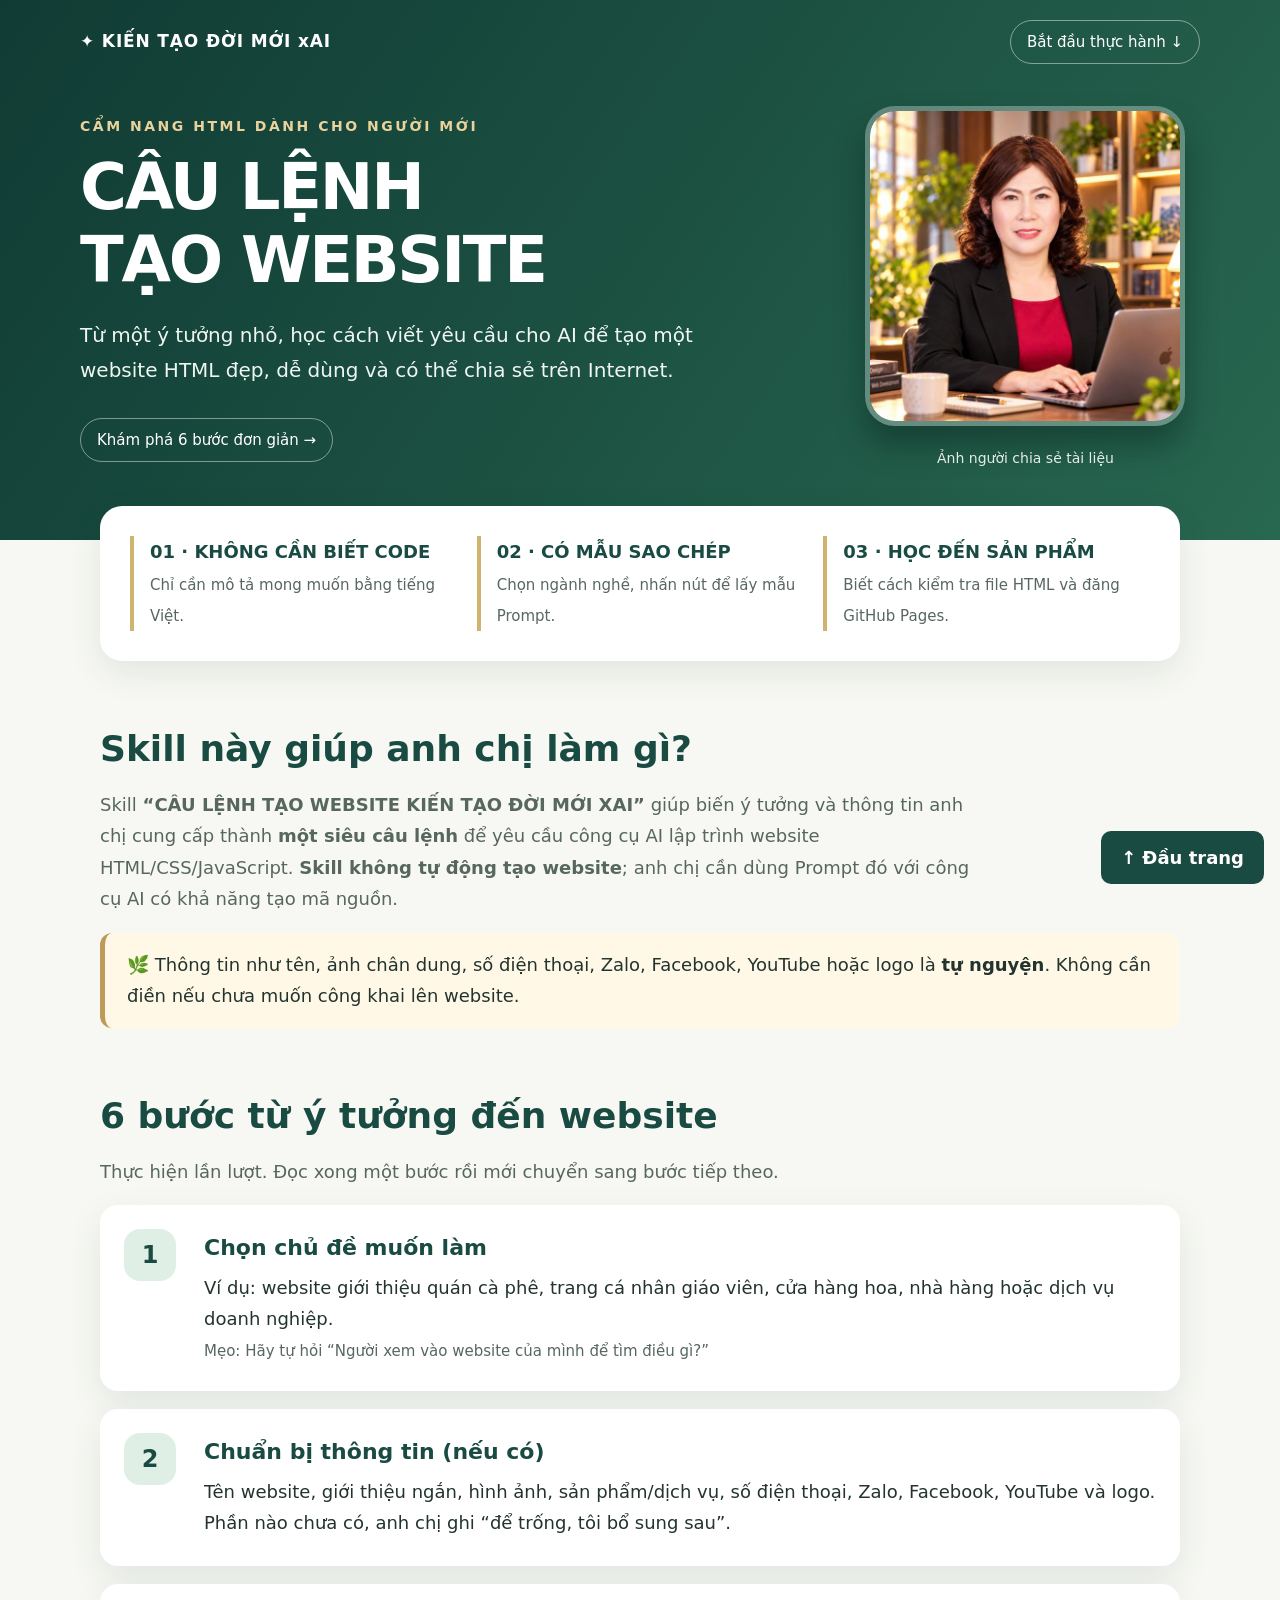
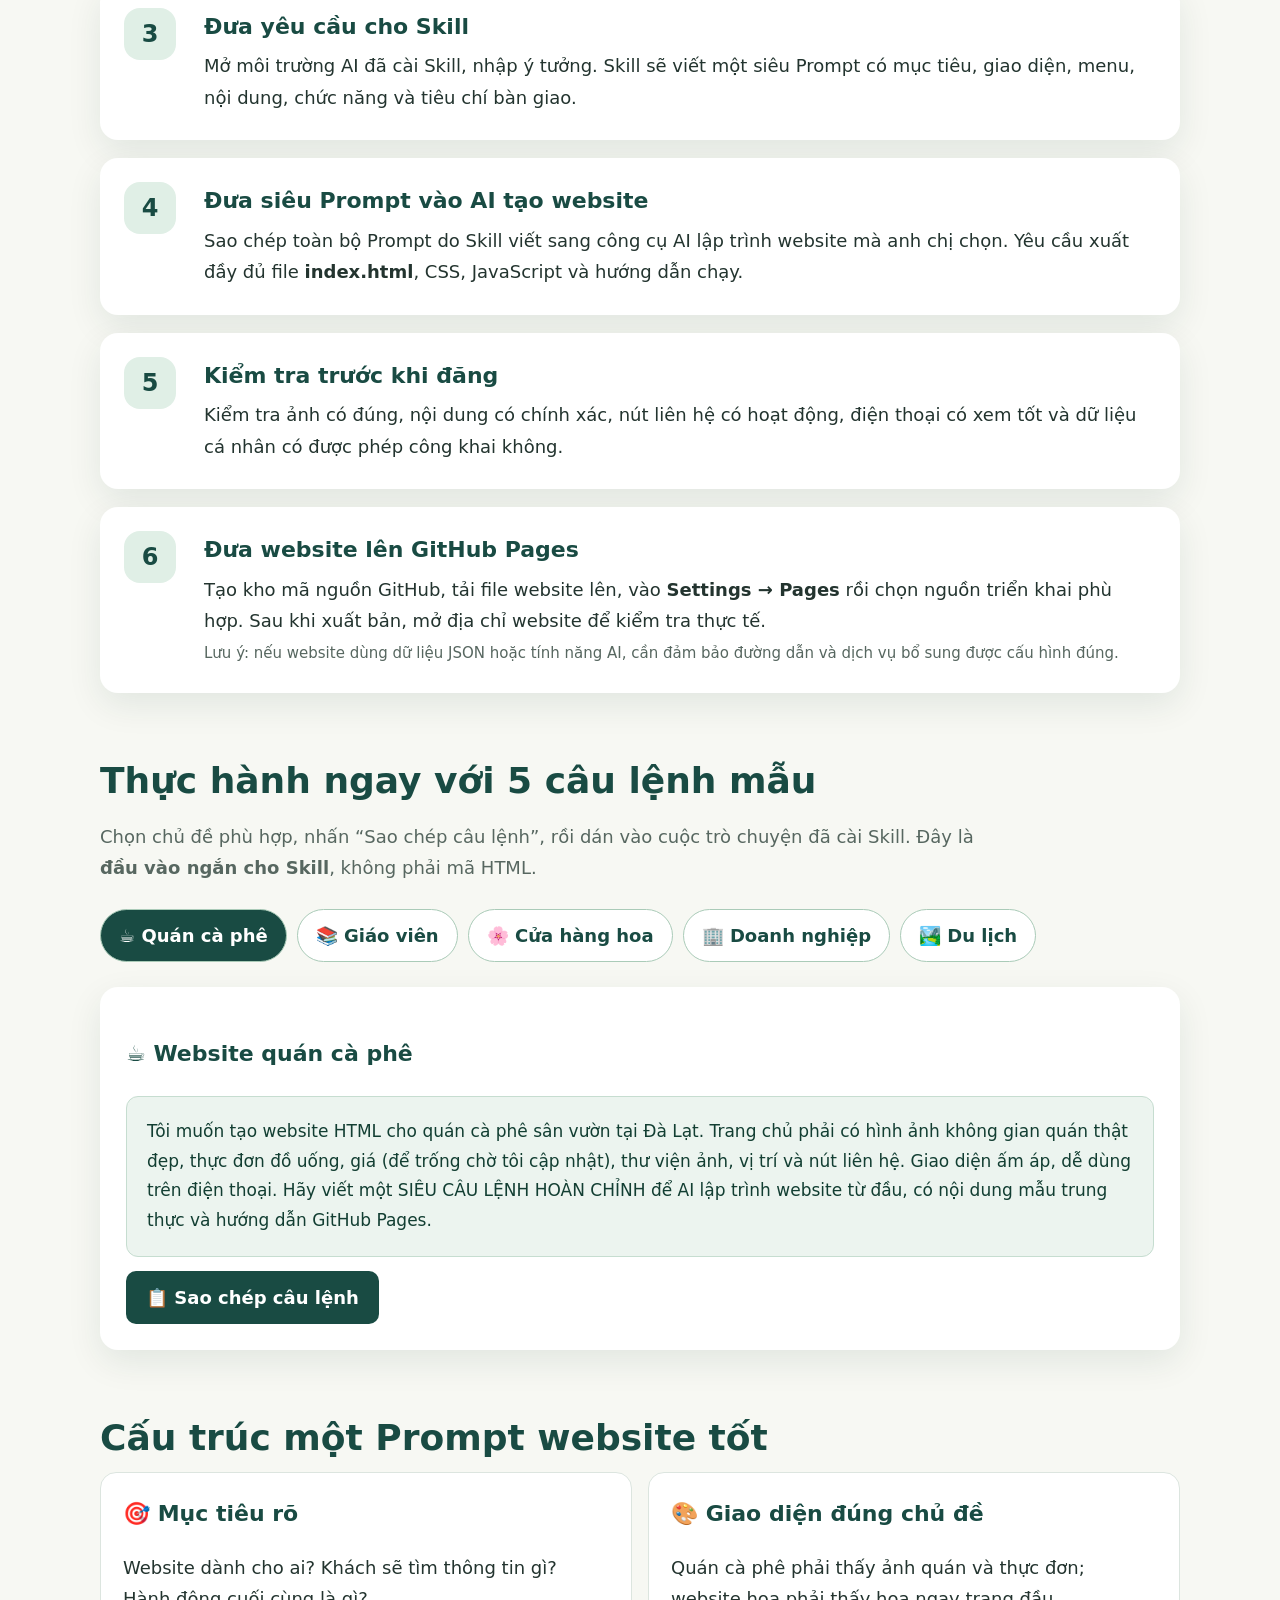
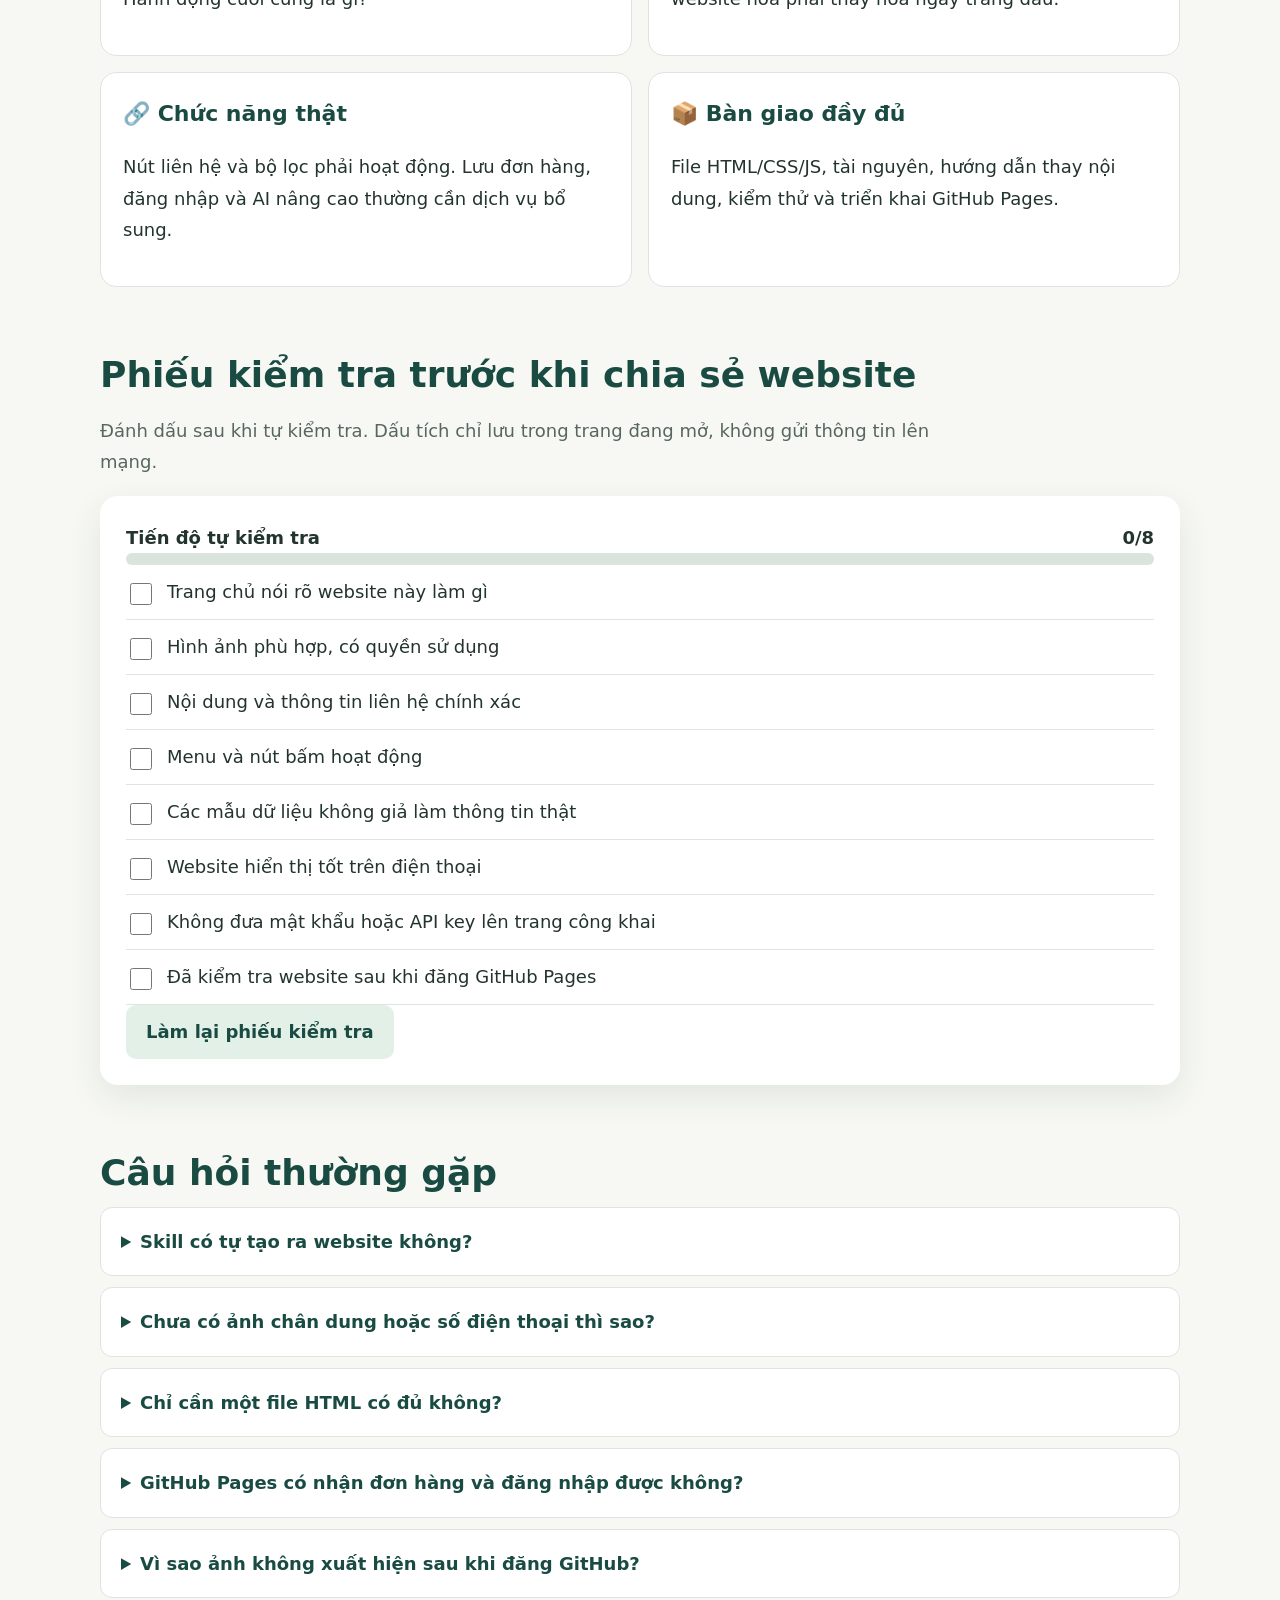
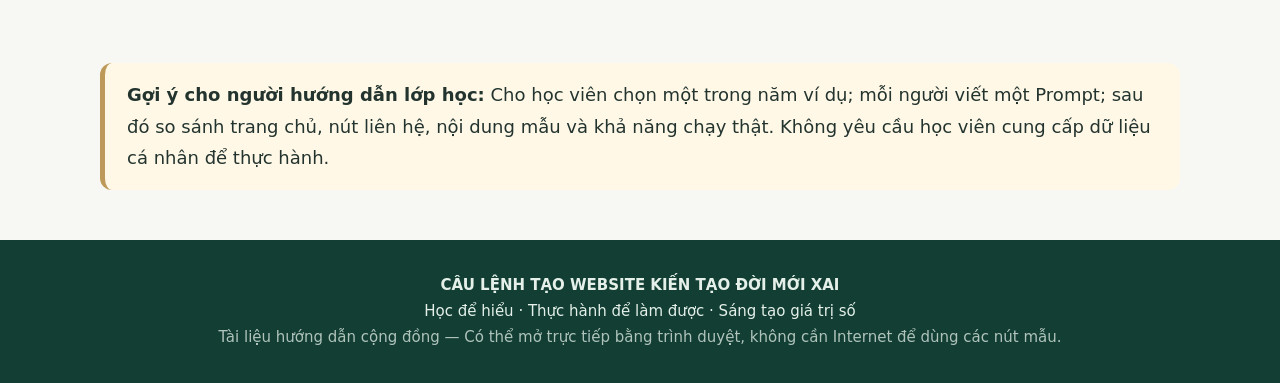
<file: cam-nang-skill-web/index.html>
<!doctype html>
<html lang="vi"><head><meta charset="utf-8"><meta name="viewport" content="width=device-width, initial-scale=1">
<title>Hướng dẫn Skill Câu lệnh tạo Website — Kiến Tạo Đời Mới xAI</title>
<meta name="description" content="Cẩm nang thực hành từng bước cho học viên: từ ý tưởng đến câu lệnh tạo website HTML và đưa lên GitHub Pages.">
<style>
:root{--bg:#f7f8f3;--green:#194b43;--green2:#246c5b;--gold:#bd9a59;--ink:#23342f;--muted:#576760;--line:#dce5df;--cream:#fffdf6;--shadow:0 12px 35px rgba(14,55,43,.09)}*{box-sizing:border-box}html{scroll-behavior:smooth}body{margin:0;background:var(--bg);color:var(--ink);font-family:system-ui,-apple-system,"Segoe UI",Arial,sans-serif;font-size:18px;line-height:1.75}a{color:#13634e}button{font:inherit;cursor:pointer}header{background:linear-gradient(125deg,#103b34,#286750);color:#fff;padding:20px 4vw 70px}nav{max-width:1120px;margin:auto;display:flex;justify-content:space-between;align-items:center;gap:16px}.brand{font-weight:850;letter-spacing:.05em;font-size:17px}.navlink{border:1px solid #ffffff73;border-radius:99px;padding:8px 16px;color:white;text-decoration:none;font-size:15px}.hero{max-width:1120px;margin:42px auto 0;display:grid;grid-template-columns:1.35fr .65fr;align-items:center;gap:46px}.eyebrow{text-transform:uppercase;letter-spacing:.18em;color:#e9d29c;font-weight:800;font-size:14px}.hero h1{font-size:clamp(36px,5.1vw,64px);line-height:1.15;margin:12px 0 20px;letter-spacing:-.035em}.hero p{font-size:20px;color:#eff6f1;max-width:690px}.hero img{width:100%;max-width:320px;aspect-ratio:1;object-fit:cover;border-radius:30px;box-shadow:0 20px 30px #041d1866;border:5px solid #ffffff4d}.photo{text-align:center}.photo small{color:#e4ece8;display:block;margin-top:10px;font-size:14px}main{max-width:1120px;margin:-34px auto 50px;padding:0 20px;position:relative}.intro{padding:30px;background:#fff;box-shadow:var(--shadow);border-radius:22px;display:grid;grid-template-columns:repeat(3,1fr);gap:20px}.intro div{border-left:4px solid #cfb470;padding-left:16px}.intro b{display:block;color:var(--green);font-size:18px}.intro span{font-size:15px;color:#58675f}section{margin-top:65px}h2{font-size:clamp(27px,3vw,36px);line-height:1.25;color:var(--green);margin-bottom:12px}h3{font-size:22px;color:var(--green)}.lead{color:var(--muted);max-width:880px}.steps{display:grid;gap:18px}.step{display:grid;grid-template-columns:64px 1fr;gap:16px;padding:24px;background:white;border-radius:18px;box-shadow:var(--shadow)}.number{display:grid;place-items:center;width:52px;height:52px;border-radius:16px;background:#e0efe6;color:var(--green);font-size:24px;font-weight:900}.step h3{margin:0 0 4px}.step p{margin:3px 0}.note{background:#fff8e7;border-left:5px solid var(--gold);padding:16px 22px;border-radius:12px;margin:15px 0}.samples{display:flex;gap:10px;flex-wrap:wrap;margin:25px 0}.pill{border:1px solid #aacbb8;background:#fff;color:var(--green);font-weight:700;border-radius:100px;padding:10px 18px}.pill[aria-selected="true"]{background:var(--green);color:white}.sample-panel{background:#fff;border-radius:18px;padding:26px;box-shadow:var(--shadow)}.sample-panel p{margin-top:0}.prompt{background:#ecf4ef;border:1px solid #c6ddd0;padding:20px;border-radius:12px;white-space:pre-wrap;overflow-wrap:anywhere;font-size:17px;line-height:1.75;color:#123e32}.btn{background:var(--green);border:0;color:#fff;border-radius:10px;padding:11px 20px;font-weight:750}.btn:hover{background:var(--green2)}.btn.secondary{background:#e3f0e8;color:var(--green)}.btn:focus-visible,.pill:focus-visible,a:focus-visible{outline:3px solid #e7bc5f;outline-offset:3px}.copyrow{display:flex;align-items:center;gap:12px;flex-wrap:wrap;margin-top:14px}.feedback{color:#245f4e;font-size:15px;font-weight:750;min-height:24px}.grid{display:grid;grid-template-columns:repeat(2,1fr);gap:16px}.card{background:#fff;border:1px solid var(--line);border-radius:16px;padding:22px}.card h3{margin:0 0 8px}.checklist{background:#fff;padding:26px;border-radius:18px;box-shadow:var(--shadow)}.checklist label{display:flex;gap:12px;align-items:flex-start;padding:11px 0;border-bottom:1px solid var(--line);cursor:pointer}.checklist input{width:22px;height:22px;accent-color:var(--green);margin-top:7px;flex:none}.progress{height:12px;background:#d9e4dd;border-radius:99px;overflow:hidden}.bar{height:100%;width:0;background:var(--green);transition:width .2s}.faq details{background:#fff;border:1px solid var(--line);border-radius:12px;padding:18px 20px;margin:11px 0}.faq summary{font-weight:750;cursor:pointer;color:var(--green)}footer{text-align:center;background:#123e33;color:#e4f0e9;padding:32px 15px;font-size:15px}.floatbar{position:fixed;bottom:16px;right:16px;z-index:5}.small{font-size:15px;color:var(--muted)}@media(max-width:760px){body{font-size:17px}.hero{grid-template-columns:1fr;gap:14px}.photo img{max-width:210px}header{padding-bottom:65px}.intro{grid-template-columns:1fr}.grid{grid-template-columns:1fr}.step{grid-template-columns:48px 1fr;padding:18px}.number{width:42px;height:42px;font-size:19px}.sample-panel{padding:18px}.hero h1{font-size:38px}.floatbar{right:8px;bottom:8px}}@media print{header{background:white;color:#111;padding:8px}.hero p,.eyebrow{color:#111}.navlink,.floatbar,.btn,.samples{display:none!important}main{margin:0;max-width:none}.step,.sample-panel,.card,.intro{box-shadow:none;break-inside:avoid}.sample-panel{border:1px solid #ccc}body{font-size:14px;background:white}.hero img{width:130px}.hero{grid-template-columns:1fr 140px}footer{background:white;color:#222}}
</style></head><body>
<header id="dau"><nav><div class="brand">✦ KIẾN TẠO ĐỜI MỚI xAI</div><a class="navlink" href="#thuc-hanh">Bắt đầu thực hành ↓</a></nav>
<div class="hero"><div><div class="eyebrow">Cẩm nang HTML dành cho người mới</div><h1>CÂU LỆNH<br>TẠO WEBSITE</h1><p>Từ một ý tưởng nhỏ, học cách viết yêu cầu cho AI để tạo một website HTML đẹp, dễ dùng và có thể chia sẻ trên Internet.</p><a class="navlink" href="#cac-buoc" style="display:inline-block;margin-top:10px">Khám phá 6 bước đơn giản →</a></div><div class="photo"><img alt="Ảnh chân dung người chia sẻ tài liệu học tập" src="[data-uri]"><small>Ảnh người chia sẻ tài liệu</small></div></div></header>
<main><div class="intro"><div><b>01 · KHÔNG CẦN BIẾT CODE</b><span>Chỉ cần mô tả mong muốn bằng tiếng Việt.</span></div><div><b>02 · CÓ MẪU SAO CHÉP</b><span>Chọn ngành nghề, nhấn nút để lấy mẫu Prompt.</span></div><div><b>03 · HỌC ĐẾN SẢN PHẨM</b><span>Biết cách kiểm tra file HTML và đăng GitHub Pages.</span></div></div>
<section><h2>Skill này giúp anh chị làm gì?</h2><p class="lead">Skill <strong>“CÂU LỆNH TẠO WEBSITE KIẾN TẠO ĐỜI MỚI XAI”</strong> giúp biến ý tưởng và thông tin anh chị cung cấp thành <strong>một siêu câu lệnh</strong> để yêu cầu công cụ AI lập trình website HTML/CSS/JavaScript. <strong>Skill không tự động tạo website</strong>; anh chị cần dùng Prompt đó với công cụ AI có khả năng tạo mã nguồn.</p><div class="note">🌿 Thông tin như tên, ảnh chân dung, số điện thoại, Zalo, Facebook, YouTube hoặc logo là <strong>tự nguyện</strong>. Không cần điền nếu chưa muốn công khai lên website.</div></section>
<section id="cac-buoc"><h2>6 bước từ ý tưởng đến website</h2><p class="lead">Thực hiện lần lượt. Đọc xong một bước rồi mới chuyển sang bước tiếp theo.</p><div class="steps">
<article class="step"><div class="number">1</div><div><h3>Chọn chủ đề muốn làm</h3><p>Ví dụ: website giới thiệu quán cà phê, trang cá nhân giáo viên, cửa hàng hoa, nhà hàng hoặc dịch vụ doanh nghiệp.</p><p class="small">Mẹo: Hãy tự hỏi “Người xem vào website của mình để tìm điều gì?”</p></div></article>
<article class="step"><div class="number">2</div><div><h3>Chuẩn bị thông tin (nếu có)</h3><p>Tên website, giới thiệu ngắn, hình ảnh, sản phẩm/dịch vụ, số điện thoại, Zalo, Facebook, YouTube và logo. Phần nào chưa có, anh chị ghi “để trống, tôi bổ sung sau”.</p></div></article>
<article class="step"><div class="number">3</div><div><h3>Đưa yêu cầu cho Skill</h3><p>Mở môi trường AI đã cài Skill, nhập ý tưởng. Skill sẽ viết một siêu Prompt có mục tiêu, giao diện, menu, nội dung, chức năng và tiêu chí bàn giao.</p></div></article>
<article class="step"><div class="number">4</div><div><h3>Đưa siêu Prompt vào AI tạo website</h3><p>Sao chép toàn bộ Prompt do Skill viết sang công cụ AI lập trình website mà anh chị chọn. Yêu cầu xuất đầy đủ file <strong>index.html</strong>, CSS, JavaScript và hướng dẫn chạy.</p></div></article>
<article class="step"><div class="number">5</div><div><h3>Kiểm tra trước khi đăng</h3><p>Kiểm tra ảnh có đúng, nội dung có chính xác, nút liên hệ có hoạt động, điện thoại có xem tốt và dữ liệu cá nhân có được phép công khai không.</p></div></article>
<article class="step"><div class="number">6</div><div><h3>Đưa website lên GitHub Pages</h3><p>Tạo kho mã nguồn GitHub, tải file website lên, vào <strong>Settings → Pages</strong> rồi chọn nguồn triển khai phù hợp. Sau khi xuất bản, mở địa chỉ website để kiểm tra thực tế.</p><p class="small">Lưu ý: nếu website dùng dữ liệu JSON hoặc tính năng AI, cần đảm bảo đường dẫn và dịch vụ bổ sung được cấu hình đúng.</p></div></article></div></section>
<section id="thuc-hanh"><h2>Thực hành ngay với 5 câu lệnh mẫu</h2><p class="lead">Chọn chủ đề phù hợp, nhấn “Sao chép câu lệnh”, rồi dán vào cuộc trò chuyện đã cài Skill. Đây là <strong>đầu vào ngắn cho Skill</strong>, không phải mã HTML.</p><div class="samples" role="tablist" aria-label="Chọn mẫu theo ngành nghề"><button class="pill" role="tab" aria-selected="true" data-sample="0">☕ Quán cà phê</button><button class="pill" role="tab" aria-selected="false" data-sample="1">📚 Giáo viên</button><button class="pill" role="tab" aria-selected="false" data-sample="2">🌸 Cửa hàng hoa</button><button class="pill" role="tab" aria-selected="false" data-sample="3">🏢 Doanh nghiệp</button><button class="pill" role="tab" aria-selected="false" data-sample="4">🏞️ Du lịch</button></div><div class="sample-panel" role="tabpanel"><h3 id="sample-title">☕ Website quán cà phê</h3><div class="prompt" id="sample-text"></div><div class="copyrow"><button class="btn" id="copy-sample">📋 Sao chép câu lệnh</button><span class="feedback" role="status" id="copy-feedback"></span></div></div></section>
<section><h2>Cấu trúc một Prompt website tốt</h2><div class="grid"><div class="card"><h3>🎯 Mục tiêu rõ</h3><p>Website dành cho ai? Khách sẽ tìm thông tin gì? Hành động cuối cùng là gì?</p></div><div class="card"><h3>🎨 Giao diện đúng chủ đề</h3><p>Quán cà phê phải thấy ảnh quán và thực đơn; website hoa phải thấy hoa ngay trang đầu.</p></div><div class="card"><h3>🔗 Chức năng thật</h3><p>Nút liên hệ và bộ lọc phải hoạt động. Lưu đơn hàng, đăng nhập và AI nâng cao thường cần dịch vụ bổ sung.</p></div><div class="card"><h3>📦 Bàn giao đầy đủ</h3><p>File HTML/CSS/JS, tài nguyên, hướng dẫn thay nội dung, kiểm thử và triển khai GitHub Pages.</p></div></div></section>
<section><h2>Phiếu kiểm tra trước khi chia sẻ website</h2><p class="lead">Đánh dấu sau khi tự kiểm tra. Dấu tích chỉ lưu trong trang đang mở, không gửi thông tin lên mạng.</p><div class="checklist"><div style="display:flex;justify-content:space-between;align-items:center;gap:10px"><strong>Tiến độ tự kiểm tra</strong><strong id="progress-label">0/8</strong></div><div class="progress" aria-hidden="true"><div class="bar" id="progress-bar"></div></div><div id="checks"><label><input type="checkbox"> Trang chủ nói rõ website này làm gì</label><label><input type="checkbox"> Hình ảnh phù hợp, có quyền sử dụng</label><label><input type="checkbox"> Nội dung và thông tin liên hệ chính xác</label><label><input type="checkbox"> Menu và nút bấm hoạt động</label><label><input type="checkbox"> Các mẫu dữ liệu không giả làm thông tin thật</label><label><input type="checkbox"> Website hiển thị tốt trên điện thoại</label><label><input type="checkbox"> Không đưa mật khẩu hoặc API key lên trang công khai</label><label><input type="checkbox"> Đã kiểm tra website sau khi đăng GitHub Pages</label></div><button class="btn secondary" id="reset-checks">Làm lại phiếu kiểm tra</button></div></section>
<section class="faq"><h2>Câu hỏi thường gặp</h2><details><summary>Skill có tự tạo ra website không?</summary><p>Không. Skill viết siêu câu lệnh để anh chị mang sang công cụ AI tạo mã nguồn. Việc lập trình, chạy thử và đăng website là các bước tiếp theo.</p></details><details><summary>Chưa có ảnh chân dung hoặc số điện thoại thì sao?</summary><p>Vẫn dùng được Skill. Anh chị chỉ cần đưa ý tưởng; có thể yêu cầu để khung ảnh và vị trí liên hệ để bổ sung sau.</p></details><details><summary>Chỉ cần một file HTML có đủ không?</summary><p>Website đơn giản có thể nằm trong một file HTML. Website lớn thường dùng thêm CSS, JavaScript, ảnh và dữ liệu; tất cả cần được đưa lên cùng đúng cấu trúc.</p></details><details><summary>GitHub Pages có nhận đơn hàng và đăng nhập được không?</summary><p>GitHub Pages chủ yếu lưu trữ website tĩnh. Nhận đơn tự động, đăng nhập, thanh toán và lưu thông tin khách hàng thường cần dịch vụ bên ngoài hoặc backend.</p></details><details><summary>Vì sao ảnh không xuất hiện sau khi đăng GitHub?</summary><p>Thường do tên file khác chữ hoa/chữ thường, chưa tải ảnh lên, hoặc đường dẫn tuyệt đối không đúng. Cần dùng đường dẫn tương đối và kiểm tra đủ tài nguyên.</p></details></section>
<section><div class="note"><strong>Gợi ý cho người hướng dẫn lớp học:</strong> Cho học viên chọn một trong năm ví dụ; mỗi người viết một Prompt; sau đó so sánh trang chủ, nút liên hệ, nội dung mẫu và khả năng chạy thật. Không yêu cầu học viên cung cấp dữ liệu cá nhân để thực hành.</div></section></main><footer><strong>CÂU LỆNH TẠO WEBSITE KIẾN TẠO ĐỜI MỚI XAI</strong><br>Học để hiểu · Thực hành để làm được · Sáng tạo giá trị số<br><span style="opacity:.75">Tài liệu hướng dẫn cộng đồng — Có thể mở trực tiếp bằng trình duyệt, không cần Internet để dùng các nút mẫu.</span></footer><div class="floatbar"><button class="btn" onclick="scrollTo({top:0,behavior:'smooth'})" aria-label="Trở về đầu trang">↑ Đầu trang</button></div>
<script>
const samples=[
{title:'☕ Website quán cà phê',text:'Tôi muốn tạo website HTML cho quán cà phê sân vườn tại Đà Lạt. Trang chủ phải có hình ảnh không gian quán thật đẹp, thực đơn đồ uống, giá (để trống chờ tôi cập nhật), thư viện ảnh, vị trí và nút liên hệ. Giao diện ấm áp, dễ dùng trên điện thoại. Hãy viết một SIÊU CÂU LỆNH HOÀN CHỈNH để AI lập trình website từ đầu, có nội dung mẫu trung thực và hướng dẫn GitHub Pages.'},
{title:'📚 Website giáo viên',text:'Tôi là giáo viên và muốn tạo website HTML giới thiệu bản thân, môn học, tài liệu, video hướng dẫn, lịch học và đăng ký học viên. Tôi sẽ cung cấp ảnh chân dung và thông tin liên hệ sau. Hãy viết một SIÊU CÂU LỆNH HOÀN CHỈNH có bố cục thân thiện với học sinh và phụ huynh, chữ rõ, nút liên hệ thật và hướng dẫn GitHub Pages.'},
{title:'🌸 Website cửa hàng hoa',text:'Tôi muốn tạo website HTML cho cửa hàng hoa, gồm hoa sinh nhật, hoa cưới, hoa khai trương và quà tặng. Cần ảnh đẹp đúng sản phẩm, danh mục, bộ lọc, giỏ lựa chọn tham khảo và nút liên hệ đặt hoa qua Zalo khi tôi cung cấp số. Không bịa giá và không tạo nút giả. Hãy viết một SIÊU CÂU LỆNH HOÀN CHỈNH để AI tạo file website và hướng dẫn GitHub Pages.'},
{title:'🏢 Website doanh nghiệp',text:'Tôi muốn tạo website HTML chuyên nghiệp cho doanh nghiệp nhỏ cung cấp dịch vụ sửa chữa, bảo trì thiết bị văn phòng. Website cần giới thiệu dịch vụ, quy trình, năng lực, câu hỏi thường gặp và biểu mẫu yêu cầu báo giá thực tế. Tôi sẽ bổ sung tên và số liên hệ sau. Hãy viết một SIÊU CÂU LỆNH tạo mới từ đầu, không bịa thành tích, có file nguồn và hướng dẫn GitHub Pages.'},
{title:'🏞️ Website du lịch',text:'Tôi muốn tạo website HTML khám phá cảnh đẹp Đà Lạt, có hình phong cảnh, danh mục địa điểm, bộ lọc, album ảnh, lịch trình gợi ý và thông tin thực tế có nguồn. Giao diện như tạp chí du lịch cao cấp, đẹp trên điện thoại. Hãy viết một SIÊU CÂU LỆNH HOÀN CHỈNH để AI xây dựng website chạy được trên GitHub Pages.'}];
function showSample(i){const x=samples[i];document.getElementById('sample-title').textContent=x.title;document.getElementById('sample-text').textContent=x.text;document.getElementById('copy-feedback').textContent='';document.querySelectorAll('[data-sample]').forEach(el=>el.setAttribute('aria-selected',String(Number(el.dataset.sample)===i)));}
document.querySelectorAll('[data-sample]').forEach(el=>el.addEventListener('click',()=>showSample(Number(el.dataset.sample))));
async function copyText(s){try{if(navigator.clipboard&&window.isSecureContext){await navigator.clipboard.writeText(s);return true;}const t=document.createElement('textarea');t.value=s;t.style.position='fixed';t.style.opacity='0';document.body.appendChild(t);t.select();const ok=document.execCommand('copy');t.remove();return ok;}catch(e){return false;}}
document.getElementById('copy-sample').addEventListener('click',async()=>{const ok=await copyText(document.getElementById('sample-text').textContent);document.getElementById('copy-feedback').textContent=ok?'✓ Đã sao chép!':'Không sao chép tự động được. Hãy chọn văn bản rồi sao chép thủ công.';});
const checks=[...document.querySelectorAll('#checks input')];function updateProgress(){const n=checks.filter(x=>x.checked).length;document.getElementById('progress-label').textContent=n+'/8';document.getElementById('progress-bar').style.width=(n/8*100)+'%';}checks.forEach(el=>el.addEventListener('change',updateProgress));document.getElementById('reset-checks').addEventListener('click',()=>{checks.forEach(el=>el.checked=false);updateProgress();});showSample(0);
</script></body></html>
</file>
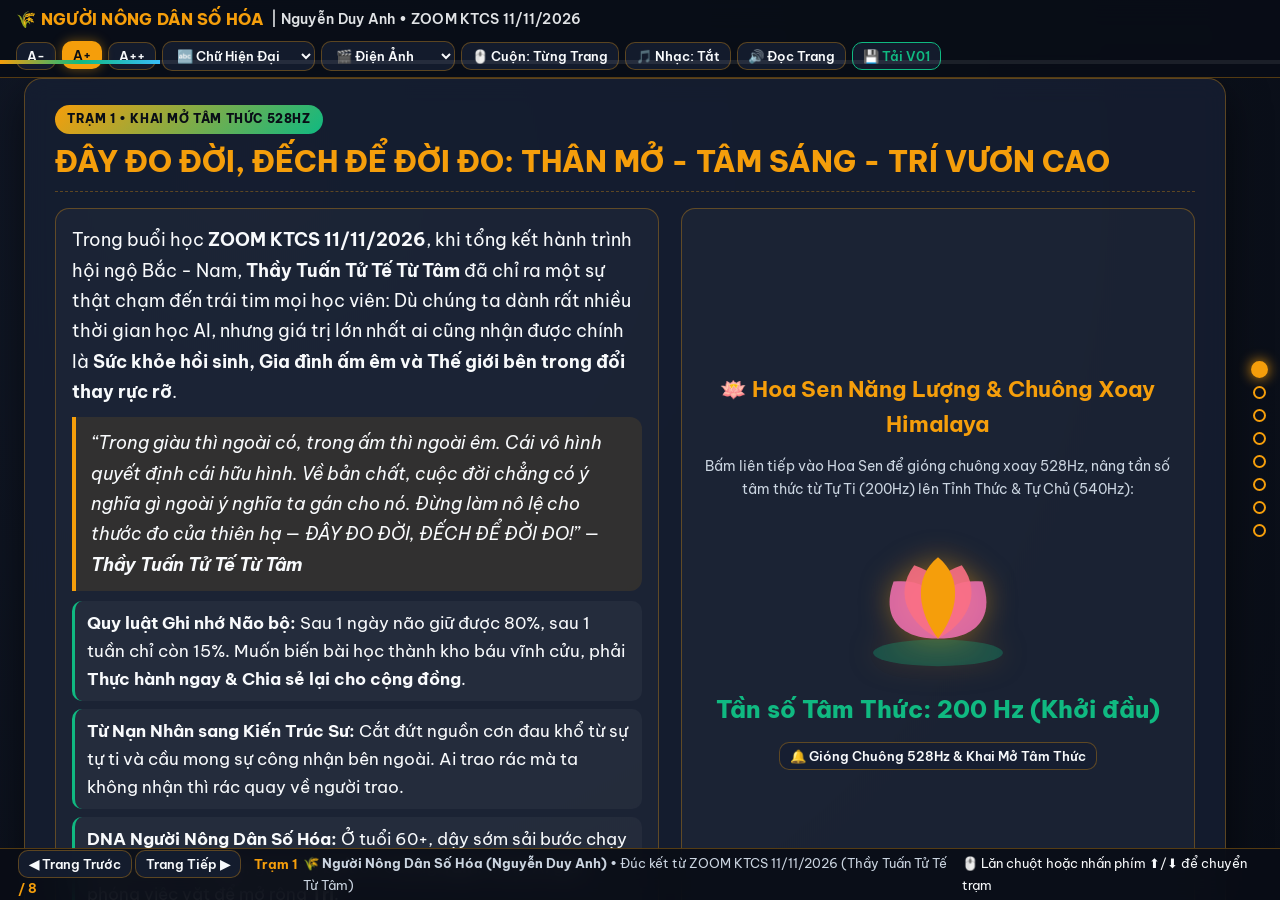
<file: 1112_KTCS_Day_Do_Doi_Lam_Chu_AI_V01.html>
<!DOCTYPE html><html lang="vi" data-view="cinematic" data-font="sans"><head><meta charset="UTF-8"><meta name="viewport" content="width=device-width, initial-scale=1.0"><title>KTCS 11/11/2026: Đây Đo Đời & Làm Chủ Nhân Sự AI - Người Nông Dân Số Hóa</title><link rel="preconnect" href="https://fonts.googleapis.com"><link rel="preconnect" href="https://fonts.gstatic.com" crossorigin><link href="https://fonts.googleapis.com/css2?family=Be+Vietnam+Pro:ital,wght@0,400;0,600;0,700;0,800;1,400&family=Dancing+Script:wght@600;700&family=Lora:ital,wght@0,500;0,700;1,400&family=Patrick+Hand&family=Playfair+Display:wght@700;800&display=swap" rel="stylesheet">
<style>:root{--font-scale:1.15;--bg-primary:#090d16;--bg-secondary:#111827;--bg-card:rgba(22,31,50,0.82);--text-main:#f8fafc;--text-muted:#cbd5e1;--accent:#f59e0b;--accent-glow:rgba(245,158,11,0.45);--accent-2:#10b981;--accent-3:#38bdf8;--border-col:rgba(245,158,11,0.32);--radius:18px;--shadow:0 16px 40px rgba(0,0,0,0.55);--font-body:'Be Vietnam Pro',sans-serif;--font-title:'Be Vietnam Pro',sans-serif;}html[data-font="serif"]{--font-body:'Lora',serif;--font-title:'Playfair Display',serif;}html[data-font="hand"]{--font-body:'Patrick Hand',cursive;--font-title:'Dancing Script',cursive;--font-scale:1.22;}html[data-view="realistic"]{--bg-primary:#071c15;--bg-secondary:#0d2e22;--bg-card:rgba(14,48,36,0.85);--text-main:#ecfdf5;--text-muted:#a7f3d0;--accent:#34d399;--accent-glow:rgba(52,211,153,0.4);--accent-2:#fbbf24;--accent-3:#38bdf8;--border-col:rgba(52,211,153,0.35);}html[data-view="anime"]{--bg-primary:#1e1b4b;--bg-secondary:#312e81;--bg-card:rgba(49,46,129,0.82);--text-main:#fffbeb;--text-muted:#fde68a;--accent:#f472b6;--accent-glow:rgba(244,114,182,0.45);--accent-2:#fbbf24;--accent-3:#60a5fa;--border-col:rgba(244,114,182,0.4);--radius:26px;}html[data-view="sketch"]{--bg-primary:#fdf6e3;--bg-secondary:#f5ead0;--bg-card:rgba(255,251,240,0.94);--text-main:#1c1917;--text-muted:#57534e;--accent:#b45309;--accent-glow:rgba(180,83,9,0.2);--accent-2:#15803d;--accent-3:#0369a1;--border-col:#78716c;--shadow:4px 4px 0px #292524;}html[data-view="handwritten"]{--bg-primary:#1c1917;--bg-secondary:#292524;--bg-card:rgba(41,37,36,0.88);--text-main:#fef3c7;--text-muted:#d6d3d1;--accent:#d97706;--accent-glow:rgba(217,119,6,0.38);--accent-2:#84cc16;--accent-3:#38bdf8;--border-col:rgba(217,119,6,0.4);}*{box-sizing:border-box;margin:0;padding:0;}body{background:radial-gradient(circle at 20% 20%,var(--bg-secondary),var(--bg-primary));color:var(--text-main);font-family:var(--font-body);font-size:calc(1rem * var(--font-scale));line-height:1.65;overflow:hidden;height:100vh;width:100vw;user-select:none;}#ambient-canvas{position:fixed;inset:0;width:100%;height:100%;pointer-events:none;z-index:1;}.top-bar{position:fixed;top:0;left:0;right:0;min-height:60px;background:rgba(9,13,22,0.88);backdrop-filter:blur(14px);border-bottom:1px solid var(--border-col);z-index:50;display:flex;flex-wrap:wrap;align-items:center;justify-content:space-between;padding:6px 16px;gap:8px;}html[data-view="sketch"] .top-bar,html[data-view="sketch"] .bottom-dock{background:rgba(253,246,227,0.95);border-color:#78716c;}.brand-pill{display:flex;align-items:center;gap:8px;font-weight:800;font-size:calc(0.88rem * var(--font-scale));color:var(--accent);letter-spacing:0.3px;}.brand-pill span.sub{color:var(--text-main);font-weight:600;font-size:0.85em;opacity:0.9;}.toolbar-group{display:flex;flex-wrap:wrap;align-items:center;gap:6px;}.ctrl-btn,.ctrl-select{background:var(--bg-card);color:var(--text-main);border:1px solid var(--border-col);border-radius:10px;padding:5px 10px;font-family:var(--font-body);font-size:0.82rem;font-weight:600;cursor:pointer;transition:all 0.22s ease;display:inline-flex;align-items:center;gap:4px;}.ctrl-btn:hover,.ctrl-select:hover,.ctrl-btn.active{background:var(--accent);color:#090d16;box-shadow:0 0 12px var(--accent-glow);transform:translateY(-1px);}.progress-track{position:fixed;top:60px;left:0;right:0;height:4px;background:rgba(255,255,255,0.08);z-index:51;}.progress-fill{height:100%;width:12.5%;background:linear-gradient(90deg,var(--accent),var(--accent-2),var(--accent-3));transition:width 0.35s ease;}.side-nav{position:fixed;right:14px;top:50%;transform:translateY(-50%);z-index:45;display:flex;flex-direction:column;gap:10px;}.nav-dot{width:13px;height:13px;border-radius:50%;border:2px solid var(--accent);background:transparent;cursor:pointer;position:relative;transition:all 0.25s ease;}.nav-dot.active{background:var(--accent);transform:scale(1.3);box-shadow:0 0 10px var(--accent);}.nav-dot:hover::after{content:attr(data-label);position:absolute;right:22px;top:50%;transform:translateY(-50%);background:var(--bg-card);color:var(--text-main);border:1px solid var(--border-col);padding:3px 9px;border-radius:8px;font-size:0.75rem;white-space:nowrap;box-shadow:var(--shadow);}.deck-container{position:relative;z-index:10;height:100vh;overflow-y:scroll;scroll-snap-type:y mandatory;scroll-behavior:smooth;}.deck-container.free-scroll{scroll-snap-type:none;}.slide{min-height:100vh;width:100%;scroll-snap-align:start;padding:78px 54px 72px 24px;display:flex;align-items:center;justify-content:center;}.slide-inner{width:100%;max-width:1240px;background:var(--bg-card);border:1.5px solid var(--border-col);border-radius:var(--radius);box-shadow:var(--shadow);padding:26px 30px;backdrop-filter:blur(12px);transition:all 0.4s ease;}.slide-header{display:flex;flex-wrap:wrap;justify-content:space-between;align-items:center;gap:10px;margin-bottom:16px;border-bottom:1px dashed var(--border-col);padding-bottom:12px;}.station-badge{background:linear-gradient(135deg,var(--accent),var(--accent-2));color:#090d16;font-weight:800;font-size:0.78rem;padding:4px 12px;border-radius:99px;text-transform:uppercase;letter-spacing:0.6px;}.slide-title{font-family:var(--font-title);font-size:calc(1.55rem * var(--font-scale));font-weight:800;color:var(--accent);line-height:1.25;}.grid-2{display:grid;grid-template-columns:1.08fr 0.92fr;gap:22px;align-items: stretch;}.grid-3{display:grid;grid-template-columns:repeat(3,1fr);gap:14px;}.card-box{background:rgba(255,255,255,0.03);border:1px solid var(--border-col);border-radius:14px;padding:16px;}html[data-view="sketch"] .card-box{background:rgba(0,0,0,0.03);}.quote-banner{border-left:4px solid var(--accent);background:rgba(245,158,11,0.1);padding:11px 15px;border-radius:0 12px 12px 0;margin:10px 0;font-style:italic;}.pill-list{list-style:none;display:flex;flex-direction:column;gap:8px;}.pill-list li{padding:8px 12px;border-radius:10px;background:rgba(255,255,255,0.04);border-left:3px solid var(--accent-2);font-size:calc(0.92rem * var(--font-scale));}.lotus-stage{display:flex;flex-direction:column;align-items:center;justify-content:center;text-align:center;gap:12px;}.freq-meter{font-size:calc(1.3rem * var(--font-scale));font-weight:800;color:var(--accent-2);}.gallery-grid{display:grid;grid-template-columns:repeat(3,1fr);gap:14px;}.art-card{position:relative;border-radius:14px;overflow:hidden;border:1px solid var(--border-col);cursor:pointer;background:#0f172a;height:185px;display:flex;flex-direction:column;justify-content:flex-end;padding:12px;transition:transform 0.3s ease;}.art-card:hover{transform:translateY(-4px) scale(1.01);border-color:var(--accent);}.art-bg{position:absolute;inset:0;opacity:0.35;animation:kenburns 14s ease-in-out infinite alternate;display:flex;align-items:center;justify-content:center;font-size:4.2rem;}@keyframes kenburns{0%{transform:scale(1) translate(0,0);}100%{transform:scale(1.18) translate(-6px,-4px);}}.art-content{position:relative;z-index:2;background:linear-gradient(to top,rgba(9,13,22,0.95),rgba(9,13,22,0.2));padding:8px;border-radius:10px;}.art-content h4{color:var(--accent);font-size:calc(0.95rem * var(--font-scale));margin-bottom:3px;}.art-content p{font-size:calc(0.78rem * var(--font-scale));color:#e2e8f0;display:-webkit-box;-webkit-line-clamp:2;-webkit-box-orient:vertical;overflow:hidden;}.slider-row{margin-bottom:10px;}.slider-row label{display:flex;justify-content:space-between;font-weight:700;font-size:calc(0.88rem * var(--font-scale));margin-bottom:3px;}.slider-row input[type=range]{width:100%;accent-color:var(--accent);cursor:pointer;}.bar-Row{margin:10px 0;}.bar-label{display:flex;justify-content:space-between;font-weight:700;font-size:calc(0.88rem * var(--font-scale));margin-bottom:4px;}.bar-bg{height:16px;background:rgba(255,255,255,0.1);border-radius:99px;overflow:hidden;}.bar-fill{height:100%;border-radius:99px;transition:width 0.55s cubic-bezier(0.22,1,0.36,1);}.flip-grid{display:grid;grid-template-columns:repeat(3,1fr);gap:14px;}.flip-card{perspective:1000px;height:178px;cursor:pointer;}.flip-inner{position:relative;width:100%;height:100%;transition:transform 0.6s;transform-style:preserve-3d;}.flip-card.flipped .flip-inner{transform:rotateY(180deg);}.flip-front,.flip-back{position:absolute;inset:0;backface-visibility:hidden;border-radius:14px;padding:14px;display:flex;flex-direction:column;justify-content:center;border:1.5px solid var(--border-col);}.flip-front{background:rgba(239,68,68,0.12);border-color:rgba(239,68,68,0.45);}.flip-back{background:rgba(16,185,129,0.16);border-color:var(--accent-2);transform:rotateY(180deg);}.seed-bank{display:flex;flex-wrap:wrap;gap:8px;margin:10px 0;}.seed-chip{background:rgba(245,158,11,0.16);border:1px solid var(--accent);color:var(--text-main);padding:6px 12px;border-radius:99px;font-size:calc(0.82rem * var(--font-scale));cursor:grab;transition:all 0.2s;}.seed-chip:hover{background:var(--accent);color:#090d16;}.crystal-jar{min-height:220px;border:2px dashed var(--accent-3);border-radius:24px 24px 36px 36px;background:radial-gradient(circle at 50% 70%,rgba(56,189,248,0.18),rgba(16,185,129,0.05));padding:14px;display:flex;flex-direction:column;align-items:center;justify-content:space-between;text-align:center;}.jar-items{display:flex;flex-wrap:wrap;gap:6px;justify-content:center;max-height:130px;overflow-y:auto;}.jar-item{background:linear-gradient(135deg,var(--accent),var(--accent-2));color:#090d16;font-weight:700;padding:4px 10px;border-radius:99px;font-size:0.78rem;animation:popIn 0.35s ease;}@keyframes popIn{0%{transform:scale(0.3);opacity:0;}100%{transform:scale(1);opacity:1;}}.breath-circle{width:165px;height:165px;border-radius:50%;border:4px solid var(--accent-3);background:radial-gradient(circle,rgba(56,189,248,0.35),transparent);display:flex;align-items:center;justify-content:center;text-align:center;font-weight:800;font-size:calc(1.05rem * var(--font-scale));margin:0 auto;transition:transform 4.8s ease-in-out,box-shadow 4.8s ease-in-out;}.prompt-box{width:100%;min-height:115px;background:rgba(0,0,0,0.35);color:var(--text-main);border:1px solid var(--border-col);border-radius:10px;padding:10px;font-family:monospace;font-size:0.84rem;resize:vertical;}#sig-canvas{background:rgba(255,255,255,0.92);border:2px solid var(--accent);border-radius:12px;cursor:crosshair;touch-action:none;width:100%;height:110px;}.bottom-dock{position:fixed;bottom:0;left:0;right:0;height:52px;background:rgba(9,13,22,0.9);backdrop-filter:blur(12px);border-top:1px solid var(--border-col);z-index:50;display:flex;align-items:center;justify-content:space-between;padding:0 18px;font-size:0.82rem;}.lightbox{position:fixed;inset:0;background:rgba(0,0,0,0.85);z-index:100;display:none;align-items:center;justify-content:center;padding:20px;}.lightbox.open{display:flex;}.lightbox-box{max-width:680px;width:100%;background:var(--bg-secondary);border:2px solid var(--accent);border-radius:20px;padding:24px;position:relative;box-shadow:var(--shadow);}@media(max-width:960px){.grid-2,.grid-3,.gallery-grid,.flip-grid{grid-template-columns:1fr;}.slide{padding:110px 14px 70px 14px;}.side-nav{display:none;}}</style></head>
<body><canvas id="ambient-canvas"></canvas><div class="lightbox" id="lightbox-modal" onclick="if(event.target===this)window.closeLightbox()"><div class="lightbox-box"><h3 id="lb-title" style="color:var(--accent);font-size:1.35rem;margin-bottom:10px;"></h3><p id="lb-desc" style="margin-bottom:16px;line-height:1.7;"></p><div style="display:flex;gap:10px;justify-content:flex-end;"><button class="ctrl-btn" onclick="window.speakLightbox()">🔊 Nghe Thông Điệp</button><button class="ctrl-btn" onclick="window.closeLightbox()">✖ Đóng</button></div></div></div><header class="top-bar"><div class="brand-pill">🌾 NGƯỜI NÔNG DÂN SỐ HÓA <span class="sub">| Nguyễn Duy Anh • ZOOM KTCS 11/11/2026</span></div><div class="toolbar-group"><button class="ctrl-btn" onclick="window.setFontScale(0.98)" title="Chữ vừa">A-</button><button class="ctrl-btn active" onclick="window.setFontScale(1.15)" title="Chữ lớn trung niên">A+</button><button class="ctrl-btn" onclick="window.setFontScale(1.30)" title="Chữ cực đại">A++</button><select class="ctrl-select" onchange="window.setFontFamily(this.value)" aria-label="Chọn phông chữ"><option value="sans">🔤 Chữ Hiện Đại</option><option value="serif">📖 Chữ Sách Báo</option><option value="hand">✍️ Chữ Viết Tay</option></select><select class="ctrl-select" onchange="window.setViewMode(this.value)" aria-label="Chọn giao diện"><option value="cinematic">🎬 Điện Ảnh</option><option value="realistic">📸 Chân Thực</option><option value="anime">🌸 Hoạt Hình</option><option value="sketch">✏️ Bản Vẽ Tay</option><option value="handwritten">🖋️ Thư Pháp</option></select><button class="ctrl-btn" id="btn-scroll-mode" onclick="window.toggleFreeScroll()">🖱️ Cuộn: Từng Trang</button><button class="ctrl-btn" id="btn-sound" onclick="window.toggleSound()">🎵 Nhạc: Tắt</button><button class="ctrl-btn" onclick="window.speakCurrentSlide()">🔊 Đọc Trang</button><button class="ctrl-btn" onclick="window.downloadDeck()" style="border-color:var(--accent-2);color:var(--accent-2);">💾 Tải V01</button></div></header><div class="progress-track"><div class="progress-fill" id="progress-bar"></div></div><aside class="side-nav" id="side-dots"><div class="nav-dot active" data-label="1. Đây Đo Đời (528Hz)" onclick="window.goToSlide(0)"></div><div class="nav-dot" data-label="2. Hội Ngộ Bắc Nam & Aikido" onclick="window.goToSlide(1)"></div><div class="nav-dot" data-label="3. Đa Giác Thân-Tâm-Trí-AI" onclick="window.goToSlide(2)"></div><div class="nav-dot" data-label="4. Sinh Hóa Tư Thế (Amy Cuddy)" onclick="window.goToSlide(3)"></div><div class="nav-dot" data-label="5. Tháp 6 Tầng & Tầng Bình Lưu" onclick="window.goToSlide(4)"></div><div class="nav-dot" data-label="6. Tiềm Thức Vòng Benzen" onclick="window.goToSlide(5)"></div><div class="nav-dot" data-label="7. Thiền Tim-Não 432Hz" onclick="window.goToSlide(6)"></div><div class="nav-dot" data-label="8. Siêu Câu Lệnh Antigravity" onclick="window.goToSlide(7)"></div></aside>
<main class="deck-container" id="deck-scroll"><section class="slide" id="slide-0"><div class="slide-inner"><div class="slide-header"><span class="station-badge">Trạm 1 • Khai Mở Tâm Thức 528Hz</span><h1 class="slide-title">ĐÂY ĐO ĐỜI, ĐẾCH ĐỂ ĐỜI ĐO: THÂN MỞ - TÂM SÁNG - TRÍ VƯƠN CAO</h1></div><div class="grid-2"><div class="card-box"><p>Trong buổi học <strong>ZOOM KTCS 11/11/2026</strong>, khi tổng kết hành trình hội ngộ Bắc - Nam, <strong>Thầy Tuấn Tử Tế Từ Tâm</strong> đã chỉ ra một sự thật chạm đến trái tim mọi học viên: Dù chúng ta dành rất nhiều thời gian học AI, nhưng giá trị lớn nhất ai cũng nhận được chính là <strong>Sức khỏe hồi sinh, Gia đình ấm êm và Thế giới bên trong đổi thay rực rỡ</strong>.</p><div class="quote-banner">“Trong giàu thì ngoài có, trong ấm thì ngoài êm. Cái vô hình quyết định cái hữu hình. Về bản chất, cuộc đời chẳng có ý nghĩa gì ngoài ý nghĩa ta gán cho nó. Đừng làm nô lệ cho thước đo của thiên hạ — ĐÂY ĐO ĐỜI, ĐẾCH ĐỂ ĐỜI ĐO!” — <strong>Thầy Tuấn Tử Tế Từ Tâm</strong></div><ul class="pill-list"><li><strong>Quy luật Ghi nhớ Não bộ:</strong> Sau 1 ngày não giữ được 80%, sau 1 tuần chỉ còn 15%. Muốn biến bài học thành kho báu vĩnh cửu, phải <strong>Thực hành ngay & Chia sẻ lại cho cộng đồng</strong>.</li><li><strong>Từ Nạn Nhân sang Kiến Trúc Sư:</strong> Cắt đứt nguồn cơn đau khổ từ sự tự ti và cầu mong sự công nhận bên ngoài. Ai trao rác mà ta không nhận thì rác quay về người trao.</li><li><strong>DNA Người Nông Dân Số Hóa:</strong> Ở tuổi 60+, dậy sớm sải bước chạy Marathon rèn <strong>Thân</strong>, giữ lòng biết ơn dưỡng <strong>Tâm</strong>, dùng AI giải phóng việc vặt để mở rộng <strong>Trí</strong>.</li></ul></div><div class="card-box lotus-stage"><h3 style="color:var(--accent);">🪷 Hoa Sen Năng Lượng & Chuông Xoay Himalaya</h3><p style="font-size:0.88rem;color:var(--text-muted);">Bấm liên tiếp vào Hoa Sen để gióng chuông xoay 528Hz, nâng tần số tâm thức từ Tự Ti (200Hz) lên Tỉnh Thức & Tự Chủ (540Hz):</p><svg id="lotus-svg" width="210" height="165" viewBox="0 0 220 170" onclick="window.bloomLotus(event)" style="cursor:pointer;filter:drop-shadow(0 0 14px rgba(245,158,11,0.5));transition:transform 0.3s;"><ellipse cx="110" cy="145" rx="68" ry="14" fill="rgba(16,185,129,0.28)"/><g id="lotus-petals" transform="translate(110,130) scale(0.72)"><path d="M0,0 C-35,-25 -55,-70 0,-105 C55,-70 35,-25 0,0" fill="#f472b6" opacity="0.85" transform="rotate(-38)"/><path d="M0,0 C-35,-25 -55,-70 0,-105 C55,-70 35,-25 0,0" fill="#f472b6" opacity="0.85" transform="rotate(38)"/><path d="M0,0 C-30,-30 -45,-80 0,-112 C45,-80 30,-30 0,0" fill="#fb7185" opacity="0.9" transform="rotate(-18)"/><path d="M0,0 C-30,-30 -45,-80 0,-112 C45,-80 30,-30 0,0" fill="#fb7185" opacity="0.9" transform="rotate(18)"/><path d="M0,0 C-28,-35 -38,-88 0,-118 C38,-88 28,-35 0,0" fill="#f59e0b"/></g></svg><div class="freq-meter" id="lotus-freq">Tần số Tâm Thức: 200 Hz (Khởi đầu)</div><button class="ctrl-btn" onclick="window.bloomLotus(event)">🔔 Gióng Chuông 528Hz & Khai Mở Tâm Thức</button></div></div></div></section><section class="slide" id="slide-1"><div class="slide-inner"><div class="slide-header"><span class="station-badge">Trạm 2 • Triển Lãm Ký Ức & Nhân Sinh Quan</span><h2 class="slide-title">HỘI NGỘ BẮC - NAM, AIKIDO BỒ TÁT & DI SẢN ĐƯỜNG CHẠY 42KM</h2></div><p style="margin-bottom:12px;">Bấm vào từng bức tranh dưới đây để mở cửa sổ chiêm nghiệm sâu và nghe đọc trọn vẹn 6 câu chuyện truyền cảm hứng từ chuyến hội ngộ Đất Tổ Phú Thọ - Hà Nội:</p><div class="gallery-grid"><div class="art-card" onclick="window.openLightbox(0)"><div class="art-bg">🥋</div><div class="art-content"><h4>1. Aikido Bồ Tát & Hồng Hài Nhi</h4><p>Sự độ lượng là thước đo trình độ sống: Cảm hóa Hoài Thương, Thùy Sinh, Quang Liên bằng từ bi thay vì đối đầu như Tôn Ngộ Không.</p></div></div><div class="art-card" onclick="window.openLightbox(1)"><div class="art-bg">🏅</div><div class="art-content"><h4>2. Kỳ Tích 0,001% Vợ Chồng 42KM</h4><p>Vợ chồng Ngô Ban - Kim Quế, cô giáo Nông Minh Hòa, Hồng Thịnh, gia đình Nguyễn Văn Khương & bước chạy truyền lửa cả dòng họ.</p></div></div><div class="art-card" onclick="window.openLightbox(2)"><div class="art-bg">🏃‍♂️</div><div class="art-content"><h4>3. Thế Hệ Vàng & Bác Xuân Hạnh 76 Tuổi</h4><p>Anh Nguyễn Anh Tú, anh Nguyễn Duy Anh, anh Vĩnh Chiến, bác sĩ Hoa và bác Xuân Hạnh 76 tuổi phóng xe máy đi học AI đến 11h đêm.</p></div></div><div class="art-card" onclick="window.openLightbox(3)"><div class="art-bg">🏰</div><div class="art-content"><h4>4. Lâu Đài Phú Thọ & Đền Đài Sức Khỏe</h4><p>Tòa lâu đài lớn nhất Đông Nam Á nhưng chủ nhân đã già yếu. Đừng bán sức khỏe nửa đời đầu để nửa đời sau không mua lại nổi.</p></div></div><div class="art-card" onclick="window.openLightbox(4)"><div class="art-bg">🌊</div><div class="art-content"><h4>5. Thề Non Nước & Lòng Biết Ơn Vô Tướng</h4><p>“Nước đi ra bể lại mưa về nguồn” — Phá bỏ tư duy đóng khung A=A, gieo hạt tử tế nhận lại cả dòng sông trí tuệ và bình an.</p></div></div><div class="art-card" onclick="window.openLightbox(5)"><div class="art-bg">🙏</div><div class="art-content"><h4>6. Tứ Đại Bồ Tát & Pháp Danh Từ Tâm</h4><p>Học hạnh lắng nghe của Quan Âm, trí tuệ Văn Thù, đại nguyện Địa Tạng, hành động Phổ Hiền & trân trọng vị Bồ Tát tại gia.</p></div></div></div></div></section><section class="slide" id="slide-2"><div class="slide-inner"><div class="slide-header"><span class="station-badge">Trạm 3 • Bánh Xe Cân Bằng Cuộc Sống</span><h2 class="slide-title">ĐA GIÁC THÂN - TÂM - TRÍ - AI & 5 TRỤ CỘT THỊNH VƯỢNG BỀN VỮNG</h2></div><div class="grid-2"><div class="card-box"><h3 style="color:var(--accent);margin-bottom:10px;">🎚️ Điều Chỉnh 5 Trụ Cột Của Bạn</h3><div class="slider-row"><label><span>1. Thân Thể & Kỷ Luật Marathon (21km - 42km)</span><span id="val-0">85%</span></label><input type="range" min="20" max="100" value="85" oninput="window.updateWheel(0,this.value)"></div><div class="slider-row"><label><span>2. Tâm Thức & Lòng Biết Ơn Vô Tướng (Arigato)</span><span id="val-1">90%</span></label><input type="range" min="20" max="100" value="90" oninput="window.updateWheel(1,this.value)"></div><div class="slider-row"><label><span>3. Trí Tuệ & Tầm Nhìn Tầng Bình Lưu (10.000m)</span><span id="val-2">88%</span></label><input type="range" min="20" max="100" value="88" oninput="window.updateWheel(2,this.value)"></div><div class="slider-row"><label><span>4. Chỉ Huy Nhân Sự AI (Antigravity & Siêu Câu Lệnh)</span><span id="val-3">85%</span></label><input type="range" min="20" max="100" value="85" oninput="window.updateWheel(3,this.value)"></div><div class="slider-row"><label><span>5. Gia Đạo Ấm Êm & Phụng Sự Cộng Đồng</span><span id="val-4">92%</span></label><input type="range" min="20" max="100" value="92" oninput="window.updateWheel(4,this.value)"></div><div class="quote-banner" id="wheel-advice">Chỉ số cân bằng trung bình: <strong>88%</strong> — Bạn đang đứng vững trong dòng chảy Đồng Tiền Hạnh Phúc (Happy Money), kết hợp hài hòa giữa rèn luyện Thân - Tâm và làm chủ công nghệ AI!</div></div><div class="card-box" style="display:flex;flex-direction:column;align-items:center;justify-content:center;"><svg width="270" height="250" viewBox="0 0 260 250"><polygon points="130,25 230,97 192,215 68,215 30,97" fill="none" stroke="rgba(255,255,255,0.2)" stroke-width="1.5"/><polygon points="130,65 190,109 167,180 93,180 70,109" fill="none" stroke="rgba(255,255,255,0.15)" stroke-dasharray="4 4"/><polygon id="radar-poly" points="130,40 215,102 182,202 76,204 42,100" fill="rgba(16,185,129,0.32)" stroke="#f59e0b" stroke-width="3"/><text x="130" y="16" text-anchor="middle" fill="var(--accent)" font-size="11" font-weight="bold">THÂN KHỎE</text><text x="242" y="100" text-anchor="start" fill="var(--accent)" font-size="11" font-weight="bold">TÂM AN</text><text x="200" y="235" text-anchor="middle" fill="var(--accent)" font-size="11" font-weight="bold">TRÍ SÁNG</text><text x="60" y="235" text-anchor="middle" fill="var(--accent)" font-size="11" font-weight="bold">LÀM CHỦ AI</text><text x="18" y="100" text-anchor="end" fill="var(--accent)" font-size="11" font-weight="bold">CỘNG ĐỒNG</text></svg><p style="font-size:0.84rem;text-align:center;color:var(--text-muted);">“Một người ngã quỵ là cả nhà quỵ ngã. Khi mình đổi thay và khỏe mạnh, cả gia đình và dòng họ tự khắc đổi thay.”</p></div></div></div></section><section class="slide" id="slide-3"><div class="slide-inner"><div class="slide-header"><span class="station-badge">Trạm 4 • Khoa Học Ngôn Ngữ Cơ Thể (Harvard)</span><h2 class="slide-title">2 PHÚT TƯ THẾ QUYỀN NĂNG: XOAY CHUYỂN SINH HÓA NÃO BỘ</h2></div><div class="grid-2"><div class="card-box"><p>Công trình nghiên cứu kinh điển của <strong>Tiến sĩ Amy Cuddy (Đại học Harvard)</strong> chứng minh: Ngôn ngữ cơ thể chiếm tới <strong>55%</strong> thông điệp giao tiếp. Đừng đợi tâm vui thân mới cười, đợi thành công mới dám đứng thẳng — <strong>Thân xác đánh thức tâm thức!</strong></p><div style="display:flex;gap:8px;flex-wrap:wrap;margin:12px 0;"><button class="ctrl-btn" id="lab-btn-low" onclick="window.setLabMode('low')">😔 Tư Thế Thu Mình (Low Power)</button><button class="ctrl-btn active" id="lab-btn-high" onclick="window.setLabMode('high')">🙌 2 Phút Chiến Thắng Chữ V (High Power)</button></div><div class="bar-Row"><div class="bar-label"><span>🔥 Testosterone (Hormone Bản lĩnh & Tự tin)</span><span id="bio-testo">+20% (Tăng vọt)</span></div><div class="bar-bg"><div class="bar-fill" id="bar-testo" style="width:88%;background:linear-gradient(90deg,#f59e0b,#10b981);"></div></div></div><div class="bar-Row"><div class="bar-label"><span>⚡ Cortisol (Hormone Căng thẳng & Sợ hãi)</span><span id="bio-cort">-25% (Giảm sâu)</span></div><div class="bar-bg"><div class="bar-fill" id="bar-cort" style="width:25%;background:#38bdf8;"></div></div></div><div class="bar-Row"><div class="bar-label"><span>🚀 Tỷ lệ Quả cảm & Dám Bứt Phá Hành Động</span><span id="bio-risk">86% (Victor - Người Chiến Thắng)</span></div><div class="bar-bg"><div class="bar-fill" id="bar-risk" style="width:86%;background:linear-gradient(90deg,#ec4899,#f59e0b);"></div></div></div></div><div class="card-box" style="display:flex;flex-direction:column;justify-content:space-between;"><div><h3 style="color:var(--accent);margin-bottom:8px;">⏱️ Thực Hành Ngay 2 Phút Mở Vai Chữ V</h3><p style="font-size:0.9rem;">Hãy ngồi thẳng lưng cho máu huyết lưu thông, mở rộng lồng ngực, vươn cao hai tay hình chữ <strong>V (Victoria)</strong> như khoảnh khắc cán đích Marathon 42km:</p><div class="quote-banner" id="lab-explain"><strong>Trạng thái High Power:</strong> Chỉ 2 phút mở rộng không gian cơ thể giúp tăng 20% Testosterone, giảm 25% Cortisol, biến mắt nhìn thấy toàn hoa thay vì rác!</div></div><div style="text-align:center;padding:10px;background:rgba(0,0,0,0.25);border-radius:12px;"><div id="power-timer-display" style="font-size:2.1rem;font-weight:800;color:var(--accent-2);font-family:monospace;">02:00</div><button class="ctrl-btn" onclick="window.startPowerTimer()" style="margin-top:6px;">▶️ Bắt Đầu 2 Phút Vươn Vai Quyền Năng</button></div></div></div></div></section><section class="slide" id="slide-4"><div class="slide-inner"><div class="slide-header"><span class="station-badge">Trạm 5 • Tháp 6 Tầng Nhận Thức & Tầng Bình Lưu</span><h2 class="slide-title">MƯỢN TRỌNG LỰC VŨ TRỤ & BAY LÊN ĐỘ CAO 10.000M</h2></div><p style="margin-bottom:10px;"><strong>Tâm ta ở đâu thì tầm ta ở đó, tầm ta ở đâu thì tiền ta ở đó.</strong> Hãy chạm vào 6 thẻ dưới đây để lật mở bí mật chuyển hóa từ Tầng Đối Lưu ồn ào lên Tầng Bình Lưu tĩnh lặng:</p><div class="flip-grid"><div class="flip-card" onclick="this.classList.toggle('flipped');window.playHarpNote(0)"><div class="flip-inner"><div class="flip-front"><h4 style="color:#fca5a5;">❌ Tầng 1: Ném Bóng Ngược Lên</h4><p style="font-size:0.84rem;margin-top:6px;">Đứng ở tầng vụn vặt ném bóng lên tầng 6: Ngược trọng lực, tầm nhìn khuất, tốn sức gấp 10 lần mà dễ rơi trúng đầu.</p></div><div class="flip-back"><h4 style="color:#6ee7b7;">✅ Tầng 6: Thả Bóng Thuận Lực</h4><p style="font-size:0.84rem;margin-top:6px;">Đứng trên tầng Sứ Mệnh & Đạo Đức nhìn 360 độ: Mượn trọng lực vũ trụ, nhẹ nhàng như đẩy xe hàng mà uy lực vạn cân!</p></div></div></div><div class="flip-card" onclick="this.classList.toggle('flipped');window.playHarpNote(1)"><div class="flip-inner"><div class="flip-front"><h4 style="color:#fca5a5;">❌ Tầng Đối Lưu (Dưới Thấp)</h4><p style="font-size:0.84rem;margin-top:6px;">Đầy mây mù, mưa giông, sấm chớp, nhiễu động áp suất làm trẻ nhỏ khóc thét — nơi con người cãi vã, sân si việc vụn vặt.</p></div><div class="flip-back"><h4 style="color:#6ee7b7;">✅ Tầng Bình Lưu (Trên 10.000m)</h4><p style="font-size:0.84rem;margin-top:6px;">99% giông bão nằm lại bên dưới. Bầu trời trong xanh, êm ru tuyệt đối: Tĩnh lặng sinh Đại Trí Tuệ sáng tạo không giới hạn!</p></div></div></div><div class="flip-card" onclick="this.classList.toggle('flipped');window.playHarpNote(2)"><div class="flip-inner"><div class="flip-front"><h4 style="color:#fca5a5;">❌ Hoang Mang Vì Xáo Trộn</h4><p style="font-size:0.84rem;margin-top:6px;">Sợ đau cơ những ngày đầu chạy bộ, sợ câu lệnh lỗi khi mới học AI, sợ đảo lộn thói quen sinh hoạt cũ rồi bỏ cuộc.</p></div><div class="flip-back"><h4 style="color:#6ee7b7;">✅ Đập Nhà Cũ Xây Lâu Đài Mới</h4><p style="font-size:0.84rem;margin-top:6px;">Mọi thay đổi lúc đầu đều tạo bụi bặm. Chinh phục hỗn loạn bên trong sẽ tái lập một trật tự mới huy hoàng hơn!</p></div></div></div><div class="flip-card" onclick="this.classList.toggle('flipped');window.playHarpNote(3)"><div class="flip-inner"><div class="flip-front"><h4 style="color:#fca5a5;">❌ “Bonjour Vietnam” (Hoài Niệm)</h4><p style="font-size:0.84rem;margin-top:6px;">Đứng từ xa tiếc nuối thời thanh xuân, nghĩ tuổi 50-70 đã già và chỉ đứng ngoài quan sát người khác làm chủ công nghệ.</p></div><div class="flip-back"><h4 style="color:#6ee7b7;">✅ “Hello Vietnam” (Cất Cánh)</h4><p style="font-size:0.84rem;margin-top:6px;">Chủ động mở rộng vòng tay chào đón Kỷ nguyên AI, sống độ chín vàng son như bác Xuân Hạnh 76 tuổi vẫn say mê chinh phục!</p></div></div></div><div class="flip-card" onclick="this.classList.toggle('flipped');window.playHarpNote(4)"><div class="flip-inner"><div class="flip-front"><h4 style="color:#fca5a5;">❌ Tư Duy Tự Ti Kỹ Thuật</h4><p style="font-size:0.84rem;margin-top:6px;">Nghĩ rằng phải là kỹ sư công nghệ thông tin mới viết được phần mềm và ứng dụng phục vụ công việc chuyên môn.</p></div><div class="flip-back"><h4 style="color:#6ee7b7;">✅ Nhà Lãnh Đạo Không Chức Danh</h4><p style="font-size:0.84rem;margin-top:6px;">Người viết ứng dụng AI giỏi nhất chính là bạn — người có kinh nghiệm thực chiến trong nghề biết chỉ huy triệu bộ óc AI!</p></div></div></div><div class="flip-card" onclick="this.classList.toggle('flipped');window.playHarpNote(5)"><div class="flip-inner"><div class="flip-front"><h4 style="color:#fca5a5;">❌ Bơi Ngược Dòng Tiền Cay Đắng</h4><p style="font-size:0.84rem;margin-top:6px;">Kiếm tiền trong lo âu, so bì, đòi 1 cộng 1 phải bằng 2 ngay lập tức khiến thân tâm kiệt quệ và gia đình lạnh nhạt.</p></div><div class="flip-back"><h4 style="color:#6ee7b7;">✅ Thuận Dòng Chảy Arigato</h4><p style="font-size:0.84rem;margin-top:6px;">Trao nhận bằng lòng biết ơn vô tướng: Gió đúng chiều diều tự bay lên, quý nhân và phúc lộc tự động hội tụ!</p></div></div></div></div></div></section><section class="slide" id="slide-5"><div class="slide-inner"><div class="slide-header"><span class="station-badge">Trạm 6 • Sức Mạnh Tiềm Thức & Hệ Thống Hoạt Hóa Lưới (RAS)</span><h2 class="slide-title">GIẤC MƠ VÒNG BENZEN ($C_6H_6$) & CHIẾC LỌ ÁNH SÁNG PHA LÊ</h2></div><div class="grid-2"><div class="card-box"><p>Vì sao các nhà khoa học toàn cầu bó tay hàng chục năm với não trái lý trí, nhưng <strong>Kekulé (1865)</strong> lại tìm ra <strong>Vòng Benzen ($C_6H_6$)</strong> qua giấc mơ con rắn tự cắn đuôi, và <strong>Mendeleev</strong> hoàn chỉnh <strong>Bảng tuần hoàn 63 nguyên tố</strong> ngay trong giấc ngủ?</p><ul class="pill-list" style="margin:10px 0;"><li><strong>Bộ Lọc Tiềm Thức (RAS):</strong> Não bộ không phân biệt được đâu là hình dung sống động gắn với cảm xúc và đâu là thực tế. <em>“Cái gì có trong đầu sẽ có ở trong tay!”</em></li><li><strong>Diễn Tập Sự Giàu Có, Khỏe Mạnh & An Vui:</strong> Đừng giả vờ qua chuyện — hãy nhập tâm rèn luyện trong tâm trí như mình đã là nhà điều phối AI và vận động viên Marathon xuất sắc.</li></ul><p style="font-weight:700;color:var(--accent);margin-bottom:6px;">✨ Bấm hoặc kéo hạt giống bên dưới thả vào Chiếc Lọ Tiềm Thức:</p><div class="seed-bank"><span class="seed-chip" draggable="true" ondragstart="window.dragSeed(event,this.innerText)" onclick="window.addGratitudeSeed(this.innerText)">💎 Tôi giàu có, khỏe mạnh, hạnh phúc</span><span class="seed-chip" draggable="true" ondragstart="window.dragSeed(event,this.innerText)" onclick="window.addGratitudeSeed(this.innerText)">🏃 Hoàn thành 21km/42km Hải Phòng 27/12</span><span class="seed-chip" draggable="true" ondragstart="window.dragSeed(event,this.innerText)" onclick="window.addGratitudeSeed(this.innerText)">🤖 Nhà lãnh đạo chỉ huy 100 nhân sự AI</span><span class="seed-chip" draggable="true" ondragstart="window.dragSeed(event,this.innerText)" onclick="window.addGratitudeSeed(this.innerText)">🙏 Biết ơn Bồ Tát tại gia & Cộng đồng KTCS</span></div><div style="display:flex;gap:8px;margin-top:8px;"><input type="text" id="custom-seed-input" placeholder="Gõ ý niệm tốt đẹp của bạn rồi nhấn Enter..." style="flex:1;padding:8px 12px;border-radius:10px;border:1px solid var(--border-col);background:rgba(0,0,0,0.3);color:var(--text-main);" onkeydown="if(event.key==='Enter')window.addCustomSeed()"><button class="ctrl-btn" onclick="window.addCustomSeed()">➕ Gieo Hạt</button><button class="ctrl-btn" onclick="window.drawOracle()">🔮 Rút Quẻ Từ Tâm</button></div></div><div class="crystal-jar" ondragover="event.preventDefault()" ondrop="window.dropSeed(event)"><div style="font-weight:800;color:var(--accent-3);">🏺 CHIẾC LỌ PHA LÊ TIỀM THỨC (<span id="seed-count">3</span> Hạt Giống Sáng)</div><div class="jar-items" id="jar-container"><span class="jar-item">🌟 Đây đo đời, đếch để đời đo!</span><span class="jar-item">🌊 Nước đi ra bể lại mưa về nguồn</span><span class="jar-item">🌾 Người Nông Dân Số Hóa làm chủ AI</span></div><div id="oracle-message" style="font-size:0.86rem;color:var(--accent);font-style:italic;">“Bạn cứ tin những gì bạn chưa có, rồi bạn sẽ có những gì bạn đã tin!”</div></div></div></div></section><section class="slide" id="slide-6"><div class="slide-inner"><div class="slide-header"><span class="station-badge">Trạm 7 • Đồng Bộ Tim - Não (HeartMath 432Hz + Sóng Biển)</span><h2 class="slide-title">1 PHÚT NHẮM MẮT QUÁN TƯỞNG: ĐỨNG TRÊN TẦNG 6 & TẦNG BÌNH LƯU</h2></div><div class="grid-2"><div class="card-box" style="display:flex;flex-direction:column;align-items:center;justify-content:center;gap:14px;"><div class="breath-circle" id="breath-orb">HÍT VÀO SÂU<br>5 Giây</div><canvas id="biowave-canvas" width="420" height="85" style="width:100%;max-width:420px;border-radius:10px;background:rgba(0,0,0,0.28);border:1px solid var(--border-col);"></canvas><div style="display:flex;gap:10px;"><button class="ctrl-btn" onclick="window.toggleBreathing()" id="btn-breath-toggle">⏸️ Tạm Dừng Nhịp Thở</button><button class="ctrl-btn" onclick="window.speakGuidedMeditation()">🧘 Nghe Thầy Dẫn Thiền Ngôi Nhà 6 Tầng</button></div></div><div class="card-box"><h3 style="color:var(--accent);margin-bottom:8px;">🧘 Bài Thực Hành Quán Tưởng Trong Buổi Học</h3><p>Hãy ngồi thẳng lưng, thả lỏng hai vai, khép nhẹ đôi mắt và hít thở theo nhịp <strong>5 giây Hít vào - 5 giây Thở ra</strong>:</p><ul class="pill-list" style="margin-top:10px;"><li><strong>Nhịp 1 — Bước lên Tầng 6 của Ngôi Nhà Tư Duy:</strong> Hình dung bạn đang đứng trên tầng thượng lộng gió, quan sát 360 độ toàn cảnh cuộc đời. Bạn buông nhẹ quả bóng xuống — thuận theo trọng lực vũ trụ, nhẹ nhàng mà đạt hiệu quả tối đa.</li><li><strong>Nhịp 2 — Vượt lên Tầng Bình Lưu 10.000m:</strong> Mọi mưa giông, lời khen tiếng chê ở tầng đối lưu đã nằm lại phía dưới. Tâm trí bạn hoàn toàn tĩnh lặng, sáng suốt và tràn ngập lòng biết ơn.</li><li><strong>Nhịp 3 — Khắc ghi Lời dạy của Bác:</strong> <em>“Muốn nên sự nghiệp lớn, tinh thần càng phải cao!”</em> Đôi chân bạn lướt đi thanh thoát trên đường chạy 21km - 42km và trí tuệ bạn thấu suốt mọi công cụ AI.</li></ul></div></div></div></section><section class="slide" id="slide-7"><div class="slide-inner"><div class="slide-header"><span class="station-badge">Trạm 8 • Trung Tâm Chỉ Huy "AI Trong AI" & Cam Kết Hành Động</span><h2 class="slide-title">QUY TRÌNH SIÊU CÂU LỆNH GOOGLE ANTIGRAVITY & GEMINI CARBON</h2></div><div class="grid-2"><div class="card-box"><h3 style="color:var(--accent);margin-bottom:6px;">🤖 Công Thức 3 Bước "AI Trong AI" (Thầy Tuấn & Bùi Ngọc Đức)</h3><p style="font-size:0.86rem;margin-bottom:8px;"><strong>3 Bước Quản Trị Nhân Sự AI:</strong> (1) <em>Học việc</em> (Đưa tài liệu vào Folder dự án) $\rightarrow$ (2) <em>Làm việc</em> (Chạy thử & tối ưu) $\rightarrow$ (3) <em>Giao việc</em> (Bật <strong>Turbo Permission</strong> + <strong>GitHub Token Vô thời hạn</strong> + Điều khiển từ xa qua <strong>Chrome Remote Desktop</strong>).</p><div style="display:flex;gap:6px;flex-wrap:wrap;margin-bottom:8px;"><button class="ctrl-btn active" onclick="window.selectPrompt(0)">1. Quy Trình Siêu Câu Lệnh (Flash ➔ Architect)</button><button class="ctrl-btn" onclick="window.selectPrompt(1)">2. Antigravity Tạo Web & Đẩy GitHub</button><button class="ctrl-btn" onclick="window.selectPrompt(2)">3. Dọn Rác Ổ C & Bắt Gián Điệp</button><button class="ctrl-btn" onclick="window.selectPrompt(3)">4. Kiểm Soát Văn Bản & Dịch PDF 500 Trang</button></div><textarea id="ai-prompt-area" class="prompt-box" readonly></textarea><div style="display:flex;justify-content:space-between;align-items:center;margin-top:8px;"><span id="copy-status" style="font-size:0.82rem;color:var(--accent-2);font-weight:700;">💡 Mẹo vàng: Luôn yêu cầu "Tích hợp AI vào trong ứng dụng để tự nâng cấp!"</span><button class="ctrl-btn" onclick="window.copyPrompt()">📋 Sao Chép Siêu Câu Lệnh</button></div></div><div class="card-box" style="display:flex;flex-direction:column;justify-content:space-between;"><div><h3 style="color:var(--accent);margin-bottom:6px;">✍️ Ký Tên Cam Kết Thực Hành & Về Đích 2026 - 2027</h3><p style="font-size:0.84rem;color:var(--text-muted);margin-bottom:6px;">Tốc độ của cộng đồng bằng tốc độ của thành viên chưa nhanh nhất. Hãy ký tên cam kết rèn luyện Thân - Tâm - Trí và thực hành Google Antigravity ngay hôm nay:</p><canvas id="sig-canvas" width="460" height="110"></canvas><div style="display:flex;gap:8px;margin-top:8px;"><button class="ctrl-btn" onclick="window.clearSignature()">🧹 Xóa Ký Lại</button><button class="ctrl-btn" onclick="window.confirmCommitment()" style="background:var(--accent-2);color:#090d16;font-weight:800;">🎆 Xác Nhận Cam Kết & Bắn Pháo Hoa</button></div></div><div style="margin-top:12px;padding-top:10px;border-top:1px dashed var(--border-col);display:flex;flex-wrap:wrap;gap:8px;justify-content:space-between;align-items:center;"><div style="font-size:0.8rem;"><strong>🌾 Người Nông Dân Số Hóa - Nguyễn Duy Anh</strong><br>Hotline/Zalo: <strong>0937 631 323</strong> | Hạ tầng: GitHub Pages • Vercel • Netlify</div><div style="display:flex;gap:6px;"><a href="https://zalo.me/g/rojaro048" target="_blank" rel="noopener" class="ctrl-btn" style="text-decoration:none;">💬 Nhóm Zalo AI 1</a><a href="https://zalo.me/g/jedlsl513" target="_blank" rel="noopener" class="ctrl-btn" style="text-decoration:none;">🌱 Nhóm Zalo AI Dễ Làm</a></div></div></div></div></div></section></main>
<nav class="bottom-dock"><div><button class="ctrl-btn" onclick="window.prevSlide()">◀ Trang Trước</button> <button class="ctrl-btn" onclick="window.nextSlide()">Trang Tiếp ▶</button> <span id="slide-counter" style="margin-left:10px;font-weight:700;color:var(--accent);">Trạm 1 / 8</span></div><div style="color:var(--text-muted);">🌾 <strong>Người Nông Dân Số Hóa (Nguyễn Duy Anh)</strong> • Đúc kết từ ZOOM KTCS 11/11/2026 (Thầy Tuấn Tử Tế Từ Tâm)</div><div><span>🖱️ Lăn chuột hoặc nhấn phím ⬆/⬇ để chuyển trạm</span></div></nav>
<script>var currentSlide=0;var totalSlides=8;var freeScroll=false;var soundEnabled=false;var audioCtx=null;var lotusLevel=0;var wheelScores=[85,90,88,85,92];var labMode='high';var powerTimerInt=null;var powerSeconds=120;var breathActive=true;var breathTick=0;var isDrawingSig=false;var particles=[];var shootingStars=[];var galleryData=[{title:"1. Aikido Bồ Tát & Thu Phục Hồng Hài Nhi (Phú Thọ)",desc:"Tôn Ngộ Không dùng 72 phép thần thông và vũ lực đối đầu trực diện với Hồng Hài Nhi thì thất bại, suýt mất mạng. Nhưng Quan Thế Âm Bồ Tát dùng sự độ lượng, bao dung (như môn võ Aikido Nhật Bản mượn lực chuyển hóa), cho Hồng Hài Nhi ngồi lên đài sen rồi cảm hóa thành Thiện Tài Đồng Tử đi cứu giúp chúng sinh. Sự rộng lượng chính là thước đo của trình độ sống. Khi đến Phú Thọ hỗ trợ Hoài Thương, Thùy Sinh, Quang Liên và lắng nghe tâm sự của các con tuổi lớp 10, lớp 11, chính tình yêu thương và lòng từ bi đã mở khóa mọi cánh cửa tâm hồn."},{title:"2. Kỳ Tích 0,001% Đôi Vợ Chồng Hoàn Thành 42KM",desc:"Trên toàn thế giới, tỷ lệ cả hai vợ chồng cùng nắm tay nhau hoàn thành cự ly Full Marathon 42km lần thứ hai chỉ chiếm khoảng 0,001% (một phần triệu cặp đôi). Vợ chồng Ngô Ban - Kim Quế đi xe đêm hàng trăm cây số từ Cao Bằng mang xôi muối vừng xuống Hà Nội, truyền lửa cho cô giáo Nông Minh Hòa, Hồng Thịnh (21km đầu tiên), anh Đỗ Vương từ Kiên Giang bay ra, và cả gia đình Nguyễn Văn Khương cùng về đích tại Công viên Thống Nhất."},{title:"3. Thế Hệ Vàng Tinh Hoa & Bác Xuân Hạnh 76 Tuổi",desc:"Tuổi tác chỉ là con số do mình gán nghĩa! Bác Xuân Hạnh 76 tuổi vẫn một mình phóng xe máy hàng chục cây số đến điểm hẹn từ 2 giờ chiều, say mê tự tay thực hành công cụ làm video AI đến 11 giờ đêm mới phóng xe về nhà. Anh Nguyễn Anh Tú (thế hệ 1970, hào hoa như tài tử điện ảnh), anh Nguyễn Duy Anh, anh Vĩnh Chiến, bác sĩ Hoa trưởng khoa nội đều biến từng bước chạy thành di sản truyền lửa cho con cháu và hẹn nhau hội ngộ tại Giải Marathon Hải Phòng ngày 27/12/2026."},{title:"4. Bài Học Lâu Đài Bên Hồ Phú Thọ & Đền Đài Sức Khỏe",desc:"Bên hồ tại Phú Thọ có tòa lâu đài tư nhân nguy nga bậc nhất Đông Nam Á, nhưng khi xây xong thì người chủ đã già yếu, tối chỉ nằm ngủ ở căn phòng nhỏ bằng phòng bảo vệ. Nửa đời đầu bán sức khỏe mua đất mua cát, nửa đời sau bán đất bán cát cũng không mua lại nổi sức khỏe! Một thân thể không ốm đau, mỗi giọt mồ hôi sáng sớm và một tâm hồn an vui chính là tòa lâu đài vô giá nhất ngay hôm nay."},{title:"5. Thề Non Nước & Lòng Biết Ơn Vô Tướng (Arigato)",desc:"Trong bài thơ Thề Non Nước của Tản Đà: Nước đi ra bể lại hóa thành mây, mây hóa thành mưa rơi về nguồn tưới tắm cho non ngàn xanh biếc. Đừng giữ tư duy đóng khung 1 cộng 1 phải bằng 2 ngay lập tức. Khi ta gieo hạt tử tế và sống trong dòng chảy Đồng Tiền Hạnh Phúc (Arigato), ta cho đi một ngụm nước chân thành, vũ trụ sẽ trả lại cả một dòng sông trí tuệ, sức khỏe và phúc lộc."},{title:"6. Hạnh Tứ Đại Bồ Tát & Vị Bồ Tát Tại Gia",desc:"Người con Phật giữ Pháp danh Từ Tâm (do Sư ông Nhất Hạnh truyền trao) không sống cứng nhắc cực đoan mà linh hoạt ứng dụng hạnh của Tứ Đại Bồ Tát: Lắng nghe như Quan Thế Âm, Trí tuệ sắc bén như Văn Thù, Đại nguyện như Địa Tạng và Hành động như Phổ Hiền. Đặc biệt, hãy luôn biết ơn người bạn đời (vợ/chồng) như vị Bồ Tát tại gia đã giúp ta rời xa những cuộc nhậu vô bổ để trở về với sức khỏe và gia đạo bình an."}];var oracleQuotes=["Đây đo đời, đếch để đời đo — Hôm nay bạn là kiến trúc sư trưởng tự định nghĩa hạnh phúc của chính mình!","Trong giàu thì ngoài có, trong ấm thì ngoài êm — Hãy mỉm cười và mở rộng hai vai ngay lúc này!","Bạn cứ tin những gì bạn chưa có, rồi bạn sẽ có những gì bạn đã tin!","Tâm ta ở đâu thì tầm ta ở đó. Hãy bước lên Tầng 6 Sứ mệnh và bay lên Tầng Bình Lưu 10.000m!","Nước đi ra bể lại mưa về nguồn — Hạt giống tử tế bạn gieo hôm nay đang nảy mầm thành đại thụ phúc lộc!"];var promptsData=["[QUY TRÌNH 3 BƯỚC TẠO SIÊU CÂU LỆNH - THẦY TUẤN & BÙI NGỌC ĐỨC]\nBước 1 (Nền tảng): Nạp sẵn 2 Skill gốc vào Gemini gồm: (1) Skill Cấu hình Máy tính PC của tôi và (2) Skill Chuyên gia Google Antigravity.\nBước 2 (Trò chuyện trên Gemini Flash): Nói chuyện tự nhiên với Gemini về bài toán thực tế trong công việc (ví dụ: kiểm soát văn bản pháp lý, thẩm định dự án, tạo web đào tạo) để AI hiểu sâu ngữ cảnh.\nBước 3 (Đóng gói Siêu câu lệnh ở chế độ Architect / Pro):\n\"Dựa trên toàn bộ cuộc trò chuyện vừa rồi và thông số máy tính của tôi, hãy đóng gói cho tôi 1 SIÊU CÂU LỆNH (Super Prompt) hoàn chỉnh, chi tiết từng bước để tôi dán thẳng vào Google Antigravity thực thi trong thư mục dự án riêng. BẮT BUỘC tích hợp sẵn AI (API Key) vào bên trong ứng dụng để ứng dụng có khả năng tự học, tự kiểm thử, tự tối ưu và nâng cấp liên tục.\"", "[SIÊU CÂU LỆNH GOOGLE ANTIGRAVITY: TẠO WEB ĐỘNG & TỰ ĐỘNG ĐẨY LÊN GITHUB]\nBạn là Kiến trúc sư Phần mềm AI cấp cao vận hành trên Google Antigravity. Hãy đọc toàn bộ hình ảnh, tài liệu và slide bài giảng trong thư mục dự án hiện tại để thực hiện trọn gói:\n1. Thiết kế 1 Website tương tác động (Single-File hoặc E-Learning Module) giao diện hiện đại, chữ to rõ cho học viên trung niên, tích hợp khung nhập liệu, bảng thống kê và nút kết nối Zalo/Google Sheet.\n2. Tích hợp sẵn mô-đun AI thông minh vào trong trang web để hỗ trợ người dùng tra cứu và tự động cập nhật nội dung mới mỗi khi tôi thả thêm ảnh/file vào thư mục.\n3. Tự động chạy kiểm thử (Test & Debug), tối ưu hóa hiệu năng và dùng GitHub Personal Access Token (chế độ Không thời hạn - No Expiration) đã cấp để tự động commit & push xuất bản thẳng lên GitHub Pages.", "[SIÊU CÂU LỆNH GOOGLE ANTIGRAVITY: DỌN RÁC Ổ C, TỐI ƯU HỆ THỐNG & BẮT GIÁN ĐIỆP]\nHãy đóng vai Chuyên gia Quản trị Hệ thống & An ninh mạng trên máy tính Windows của tôi. Hãy xây dựng một ứng dụng giao diện HTML/Python trực quan (chỉ cần bấm 1 nút) và thực thi ngay các nhiệm vụ sau:\n1. Quét sâu toàn bộ ổ đĩa C, phát hiện các tệp rác tạm thời (Temp, Cache, Log dư thừa) làm đầy bộ nhớ và dọn dẹp an toàn để giải phóng dung lượng, tăng tốc độ máy tính.\n2. Rà soát toàn bộ các tiến trình đang chạy ngầm, phát hiện các file lạ hoặc phần mềm gián điệp đáng ngờ, lập tức khoanh vùng cách ly vào một thư mục 'Nhà giam an toàn' (Quarantine) và báo cáo chi tiết trên màn hình để chờ lệnh tiêu diệt của Ông chủ.", "[SIÊU CÂU LỆNH GOOGLE ANTIGRAVITY: ĐỌC HIỂU HỒ SƠ CHUYÊN MÔN & DỊCH SÁCH PDF 500+ TRANG]\nHãy làm việc trực tiếp trong thư mục Dự Án Văn Bản của tôi:\n1. Đọc chính xác từng ký tự, con số và bảng biểu của toàn bộ các tệp PDF/Word trong thư mục (kể cả tài liệu kỹ thuật dày trên 500 trang hoặc văn bản quy phạm pháp luật mới nhất).\n2. Xây dựng một ứng dụng Web quản trị trên máy giúp tôi: (a) Dịch thuật chuẩn xác sang tiếng Việt giữ nguyên thuật ngữ chuyên ngành, (b) Đối chiếu, thống kê, kiểm soát hồ sơ và chỉ rõ trích dẫn nằm ở tài liệu nào, trang bao nhiêu.\n3. Tích hợp AI vào ứng dụng để mỗi khi có văn bản mới xuất hiện trong thư mục hoặc Google Drive, hệ thống tự động đọc, phân tích và xuất báo cáo tổng hợp vào 7h00 sáng."];window.initAudio=function(){if(!audioCtx){var AC=window.AudioContext||window.webkitAudioContext;if(AC)audioCtx=new AC();}if(audioCtx&&audioCtx.state==='suspended')audioCtx.resume();};window.strikeSingingBowl=function(baseFreq){try{window.initAudio();if(!audioCtx)return;var now=audioCtx.currentTime;var partials=[1,2.75,5.4];var gains=[0.22,0.09,0.04];for(var i=0;i<partials.length;i++){var osc=audioCtx.createOscillator();var g=audioCtx.createGain();osc.type='sine';osc.frequency.setValueAtTime(baseFreq*partials[i],now);g.gain.setValueAtTime(0.001,now);g.gain.exponentialRampToValueAtTime(gains[i],now+0.08);g.gain.exponentialRampToValueAtTime(0.0001,now+3.6/(i+1));osc.connect(g);g.connect(audioCtx.destination);osc.start(now);osc.stop(now+3.7);}}catch(e){}};window.playHarpNote=function(idx){try{window.initAudio();if(!audioCtx)return;var scale=[261.63,293.66,329.63,392.00,440.00,523.25,587.33,659.25];var freq=scale[idx%scale.length];var now=audioCtx.currentTime;var osc=audioCtx.createOscillator();var g=audioCtx.createGain();osc.type='triangle';osc.frequency.setValueAtTime(freq,now);g.gain.setValueAtTime(0.18,now);g.gain.exponentialRampToValueAtTime(0.0001,now+1.4);osc.connect(g);g.connect(audioCtx.destination);osc.start(now);osc.stop(now+1.45);}catch(e){}};window.playSlideHarmony=function(idx){if(!soundEnabled)return;var freqs=[528,396,417,440,528,639,432,528];window.strikeSingingBowl(freqs[idx%freqs.length]);};window.toggleSound=function(){soundEnabled=!soundEnabled;var btn=document.getElementById('btn-sound');if(soundEnabled){btn.innerText='🎵 Nhạc: Bật';btn.classList.add('active');window.strikeSingingBowl(528);}else{btn.innerText='🎵 Nhạc: Tắt';btn.classList.remove('active');}};window.goToSlide=function(idx){if(idx<0)idx=0;if(idx>=totalSlides)idx=totalSlides-1;currentSlide=idx;var el=document.getElementById('slide-'+idx);if(el)el.scrollIntoView({behavior:'smooth'});window.updateUI(idx);};window.nextSlide=function(){window.goToSlide(currentSlide+1);};window.prevSlide=function(){window.goToSlide(currentSlide-1);};window.updateUI=function(idx){currentSlide=idx;var pct=((idx+1)/totalSlides)*100;var pb=document.getElementById('progress-bar');if(pb)pb.style.width=pct+'%';var sc=document.getElementById('slide-counter');if(sc)sc.innerText='Trạm '+(idx+1)+' / '+totalSlides;var dots=document.querySelectorAll('.nav-dot');for(var i=0;i<dots.length;i++){if(i===idx)dots[i].classList.add('active');else dots[i].classList.remove('active');}window.playSlideHarmony(idx);};window.setFontScale=function(val){document.documentElement.style.setProperty('--font-scale',val);};window.setFontFamily=function(val){document.documentElement.setAttribute('data-font',val);};window.setViewMode=function(val){document.documentElement.setAttribute('data-view',val);};window.toggleFreeScroll=function(){freeScroll=!freeScroll;var dc=document.getElementById('deck-scroll');var btn=document.getElementById('btn-scroll-mode');if(freeScroll){dc.classList.add('free-scroll');btn.innerText='🖱️ Cuộn: Tự Do';btn.classList.add('active');}else{dc.classList.remove('free-scroll');btn.innerText='🖱️ Cuộn: Từng Trang';btn.classList.remove('active');}};window.speakText=function(txt){if(!('speechSynthesis' in window))return;window.speechSynthesis.cancel();var u=new SpeechSynthesisUtterance(txt);u.lang='vi-VN';u.rate=0.95;window.speechSynthesis.speak(u);};window.speakCurrentSlide=function(){var sl=document.getElementById('slide-'+currentSlide);if(sl)window.speakText(sl.innerText);};window.bloomLotus=function(ev){lotusLevel=(lotusLevel+1)%6;var freqs=[200,320,432,500,528,540];var labels=['200 Hz (Bắt đầu thức tỉnh)','320 Hz (Chấp nhận & Mở lòng)','432 Hz (Thân mở - Tâm sáng)','500 Hz (Biết ơn vô tướng - Arigato)','528 Hz (Tần số Chữa lành & Sáng tạo)','540 Hz (Đỉnh cao Hạnh phúc: Đây Đo Đời!)'];var scale=0.72+lotusLevel*0.09;var pet=document.getElementById('lotus-petals');if(pet)pet.setAttribute('transform','translate(110,130) scale('+scale+')');var lf=document.getElementById('lotus-freq');if(lf)lf.innerText='Tần số Tâm Thức: '+labels[lotusLevel];window.strikeSingingBowl(freqs[lotusLevel]);if(ev&&ev.clientX)window.spawnBurst(ev.clientX,ev.clientY,22);};window.openLightbox=function(idx){var item=galleryData[idx];if(!item)return;document.getElementById('lb-title').innerText=item.title;document.getElementById('lb-desc').innerText=item.desc;document.getElementById('lightbox-modal').classList.add('open');window.playHarpNote(idx);};window.closeLightbox=function(){document.getElementById('lightbox-modal').classList.remove('open');if('speechSynthesis' in window)window.speechSynthesis.cancel();};window.speakLightbox=function(){var t=document.getElementById('lb-title').innerText+'. '+document.getElementById('lb-desc').innerText;window.speakText(t);};window.updateWheel=function(idx,val){wheelScores[idx]=parseInt(val,10);document.getElementById('val-'+idx).innerText=val+'%';var angles=[-90,-18,54,126,198];var cx=130,cy=125,maxR=95;var pts=[];var sum=0;for(var i=0;i<5;i++){sum+=wheelScores[i];var r=(wheelScores[i]/100)*maxR;var rad=angles[i]*Math.PI/180;var x=Math.round(cx+r*Math.cos(rad));var y=Math.round(cy+r*Math.sin(rad));pts.push(x+','+y);}var poly=document.getElementById('radar-poly');if(poly)poly.setAttribute('points',pts.join(' '));var avg=Math.round(sum/5);var adv=document.getElementById('wheel-advice');if(adv){var msg=avg>=80?'Bạn đang đứng vững trên Tầng Bình Lưu, kết hợp xuất sắc kỷ luật chạy bộ rèn Thân, giữ Tâm biết ơn và chỉ huy nhân sự AI!':'Hãy dành ngay 2 phút mở rộng vai, dậy sớm chạy bộ và giao việc cho Google Antigravity để nâng cấp trụ cột còn thấp nhé!';adv.innerHTML='Chỉ số cân bằng trung bình: <strong>'+avg+'%</strong> — '+msg;}};window.setLabMode=function(mode){labMode=mode;var bLow=document.getElementById('lab-btn-low');var bHigh=document.getElementById('lab-btn-high');if(mode==='low'){bLow.classList.add('active');bHigh.classList.remove('active');document.getElementById('bio-testo').innerText='-10% (Sụt giảm bản lĩnh)';document.getElementById('bar-testo').style.width='30%';document.getElementById('bio-cort').innerText='+15% (Căng thẳng tăng cao)';document.getElementById('bar-cort').style.width='82%';document.getElementById('bio-risk').innerText='20% (Thu mình, sợ hãi)';document.getElementById('bar-risk').style.width='20%';document.getElementById('lab-explain').innerHTML='<strong>Trạng thái Low Power (Thu mình):</strong> Khép vai, cúi đầu nhìn điện thoại làm máu huyết tắc nghẽn, tăng 15% Cortisol khiến ta dễ bị hoàn cảnh át vía.';window.playHarpNote(0);}else{bHigh.classList.add('active');bLow.classList.remove('active');document.getElementById('bio-testo').innerText='+20% (Tăng vọt bản lĩnh)';document.getElementById('bar-testo').style.width='88%';document.getElementById('bio-cort').innerText='-25% (Giảm sâu áp lực)';document.getElementById('bar-cort').style.width='25%';document.getElementById('bio-risk').innerText='86% (Victor - Người Chiến Thắng)';document.getElementById('bar-risk').style.width='86%';document.getElementById('lab-explain').innerHTML='<strong>Trạng thái High Power (Chiến thắng chữ V):</strong> Chỉ 2 phút mở rộng lồng ngực giúp tăng 20% Testosterone, giảm 25% Cortisol, cộng thêm 86% dám bứt phá!';window.strikeSingingBowl(528);}};window.startPowerTimer=function(){if(powerTimerInt)clearInterval(powerTimerInt);powerSeconds=120;window.setLabMode('high');powerTimerInt=setInterval(function(){powerSeconds--;var m=Math.floor(powerSeconds/60);var s=powerSeconds%60;var disp=(m<10?'0'+m:m)+':'+(s<10?'0'+s:s);var el=document.getElementById('power-timer-display');if(el)el.innerText=disp;if(powerSeconds<=0){clearInterval(powerTimerInt);if(el)el.innerText='HOÀN THÀNH!';window.strikeSingingBowl(540);window.spawnBurst(window.innerWidth/2,window.innerHeight/2,40);}},1000);};window.dragSeed=function(ev,txt){ev.dataTransfer.setData('text/plain',txt);};window.dropSeed=function(ev){ev.preventDefault();var txt=ev.dataTransfer.getData('text/plain');if(txt)window.addGratitudeSeed(txt);};window.addGratitudeSeed=function(txt){if(!txt)return;var c=document.getElementById('jar-container');var span=document.createElement('span');span.className='jar-item';span.innerText=txt;c.appendChild(span);var countEl=document.getElementById('seed-count');countEl.innerText=c.children.length;window.playHarpNote(c.children.length);window.spawnShootingStar();};window.addCustomSeed=function(){var inp=document.getElementById('custom-seed-input');if(inp&&inp.value.trim()){window.addGratitudeSeed('🌟 '+inp.value.trim());inp.value='';}};window.drawOracle=function(){var q=oracleQuotes[Math.floor(Math.random()*oracleQuotes.length)];var el=document.getElementById('oracle-message');if(el)el.innerText='🔮 Thông điệp Từ Tâm: “'+q+'”';window.strikeSingingBowl(639);};window.toggleBreathing=function(){breathActive=!breathActive;var btn=document.getElementById('btn-breath-toggle');if(btn)btn.innerText=breathActive?'⏸️ Tạm Dừng Nhịp Thở':'▶️ Tiếp Tục Nhịp Thở';};window.speakGuidedMeditation=function(){window.speakText('Mời anh chị em ngồi thẳng lưng, khép nhẹ đôi mắt. Hãy tưởng tượng một ngôi nhà sáu tầng. Bạn bước lên tầng sáu là tầng của Sứ mệnh và Đạo đức, nhìn bao quát ba trăm sáu mươi độ và buông nhẹ quả bóng thuận theo trọng lực vũ trụ. Bây giờ, tâm trí bạn bay lên tầng bình lưu ở độ cao mười nghìn mét. Chín mươi chín phần trăm mưa giông nằm lại bên dưới. Bầu trời trong xanh, tĩnh lặng sinh đại trí tuệ. Tôi giàu có, khỏe mạnh, hạnh phúc và xứng đáng với những điều tốt đẹp nhất.');};window.selectPrompt=function(idx){var area=document.getElementById('ai-prompt-area');if(area)area.value=promptsData[idx];window.playHarpNote(idx+2);};window.copyPrompt=function(){var area=document.getElementById('ai-prompt-area');if(!area)return;navigator.clipboard.writeText(area.value);var st=document.getElementById('copy-status');if(st)st.innerText='✅ Đã sao chép Siêu câu lệnh! Hãy dán vào Gemini / Google Antigravity.';window.strikeSingingBowl(528);};window.clearSignature=function(){var c=document.getElementById('sig-canvas');if(!c)return;var ctx=c.getContext('2d');ctx.clearRect(0,0,c.width,c.height);};window.confirmCommitment=function(){window.strikeSingingBowl(528);setTimeout(function(){window.strikeSingingBowl(639);},300);window.spawnBurst(window.innerWidth/2,window.innerHeight/2,65);window.speakText('Chúc mừng bạn đã ký cam kết trở thành Nhà lãnh đạo không chức danh, làm chủ nhân sự AI và hẹn gặp nhau trên đường chạy Marathon rực rỡ!');};window.downloadDeck=function(){var htmlContent='<!DOCTYPE html>\n'+document.documentElement.outerHTML;var blob=new Blob([htmlContent],{type:'text/html;charset=utf-8'});var a=document.createElement('a');a.href=URL.createObjectURL(blob);a.download='1112_KTCS_Day_Do_Doi_Lam_Chu_AI_V01.html';document.body.appendChild(a);a.click();document.body.removeChild(a);};window.spawnBurst=function(x,y,count){for(var i=0;i<count;i++){particles.push({x:x,y:y,vx:(Math.random()-0.5)*7,vy:(Math.random()-0.5)*7,r:Math.random()*3.5+1.5,alpha:1,color:i%2===0?'#f59e0b':'#10b981'});}};window.spawnShootingStar=function(){shootingStars.push({x:Math.random()*window.innerWidth*0.6,y:Math.random()*window.innerHeight*0.3,vx:9,vy:4.5,len:85,alpha:1});};window.addEventListener('DOMContentLoaded',function(){window.selectPrompt(0);var deck=document.getElementById('deck-scroll');var slides=document.querySelectorAll('.slide');if('IntersectionObserver' in window){var obs=new IntersectionObserver(function(entries){entries.forEach(function(en){if(en.isIntersecting){var id=en.target.id.replace('slide-','');var idx=parseInt(id,10);if(!isNaN(idx)&&idx!==currentSlide){window.updateUI(idx);}}});},{root:deck,threshold:0.55});slides.forEach(function(s){obs.observe(s);});}window.addEventListener('keydown',function(e){if(e.target.tagName==='INPUT'||e.target.tagName==='TEXTAREA')return;if(e.key==='ArrowDown'||e.key==='PageDown'||e.key==='ArrowRight'){e.preventDefault();window.nextSlide();}else if(e.key==='ArrowUp'||e.key==='PageUp'||e.key==='ArrowLeft'){e.preventDefault();window.prevSlide();}});var sig=document.getElementById('sig-canvas');if(sig){var sctx=sig.getContext('2d');sctx.strokeStyle='#0f172a';sctx.lineWidth=2.6;sctx.lineCap='round';var getPos=function(e){var r=sig.getBoundingClientRect();var cx=e.touches?e.touches[0].clientX:e.clientX;var cy=e.touches?e.touches[0].clientY:e.clientY;return{x:(cx-r.left)*(sig.width/r.width),y:(cy-r.top)*(sig.height/r.height)};};sig.addEventListener('pointerdown',function(e){isDrawingSig=true;var p=getPos(e);sctx.beginPath();sctx.moveTo(p.x,p.y);});sig.addEventListener('pointermove',function(e){if(!isDrawingSig)return;var p=getPos(e);sctx.lineTo(p.x,p.y);sctx.stroke();});window.addEventListener('pointerup',function(){isDrawingSig=false;});}var orb=document.getElementById('breath-orb');var inhale=true;setInterval(function(){if(!breathActive||!orb)return;inhale=!inhale;if(inhale){orb.style.transform='scale(1.22)';orb.style.boxShadow='0 0 32px rgba(56,189,248,0.65)';orb.innerHTML='HÍT VÀO SÂU<br>5 Giây';}else{orb.style.transform='scale(0.88)';orb.style.boxShadow='0 0 10px rgba(16,185,129,0.25)';orb.innerHTML='THỞ RA NHẸ<br>5 Giây';}},5000);var bw=document.getElementById('biowave-canvas');var bwCtx=bw?bw.getContext('2d'):null;var amb=document.getElementById('ambient-canvas');var aCtx=amb.getContext('2d');var resizeAmb=function(){amb.width=window.innerWidth;amb.height=window.innerHeight;};resizeAmb();window.addEventListener('resize',resizeAmb);window.addEventListener('pointermove',function(e){if(Math.random()<0.45){particles.push({x:e.clientX,y:e.clientY,vx:(Math.random()-0.5)*1.2,vy:(Math.random()-0.5)*1.2-0.4,r:Math.random()*2.4+1,alpha:0.85,color:'#fbbf24'});}});var animate=function(){aCtx.clearRect(0,0,amb.width,amb.height);for(var i=particles.length-1;i>=0;i--){var p=particles[i];p.x+=p.vx;p.y+=p.vy;p.alpha-=0.018;if(p.alpha<=0){particles.splice(i,1);continue;}aCtx.beginPath();aCtx.arc(p.x,p.y,p.r,0,Math.PI*2);aCtx.fillStyle=p.color;aCtx.globalAlpha=p.alpha;aCtx.fill();}for(var j=shootingStars.length-1;j>=0;j--){var st=shootingStars[j];st.x+=st.vx;st.y+=st.vy;st.alpha-=0.022;if(st.alpha<=0){shootingStars.splice(j,1);continue;}aCtx.globalAlpha=st.alpha;aCtx.strokeStyle='#fde047';aCtx.lineWidth=2.2;aCtx.beginPath();aCtx.moveTo(st.x,st.y);aCtx.lineTo(st.x-st.len,st.y-st.len*0.5);aCtx.stroke();}aCtx.globalAlpha=1;if(bwCtx&&breathActive){breathTick+=0.065;bwCtx.clearRect(0,0,bw.width,bw.height);bwCtx.beginPath();bwCtx.strokeStyle='#34d399';bwCtx.lineWidth=2.5;for(var x=0;x<bw.width;x++){var y=bw.height/2+Math.sin(x*0.035+breathTick)*26*Math.sin(x/bw.width*Math.PI);if(x===0)bwCtx.moveTo(x,y);else bwCtx.lineTo(x,y);}bwCtx.stroke();}requestAnimationFrame(animate);};animate();});</script></body></html>
</file>
